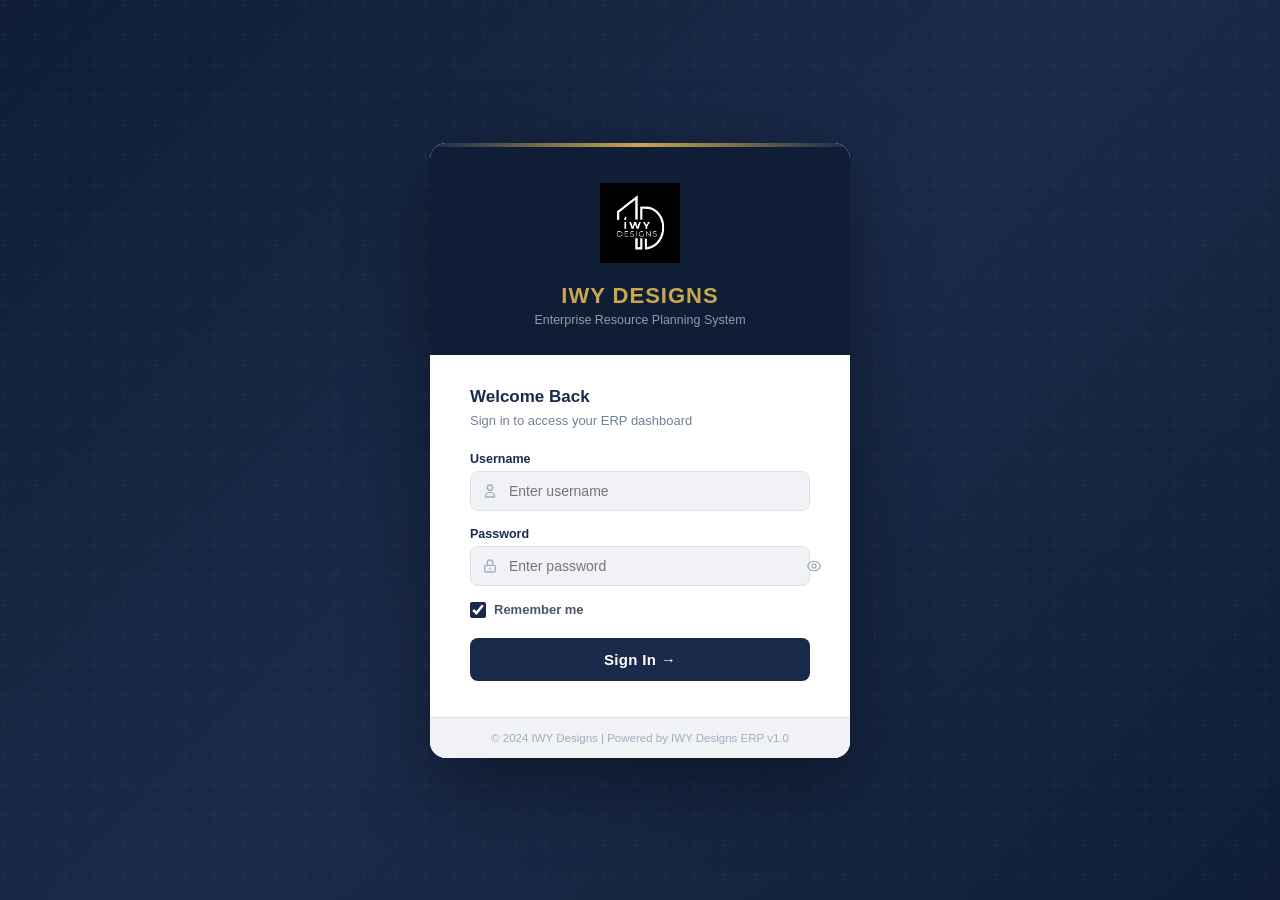
<file: index.html>
<!DOCTYPE html>
<html lang="en">
<head>
<meta charset="UTF-8">
<meta http-equiv="refresh" content="0;url=login.html">
<title>IWY Designs ERP</title>
</head>
<body>
<script>window.location.replace('login.html');</script>
</body>
</html>
</file>
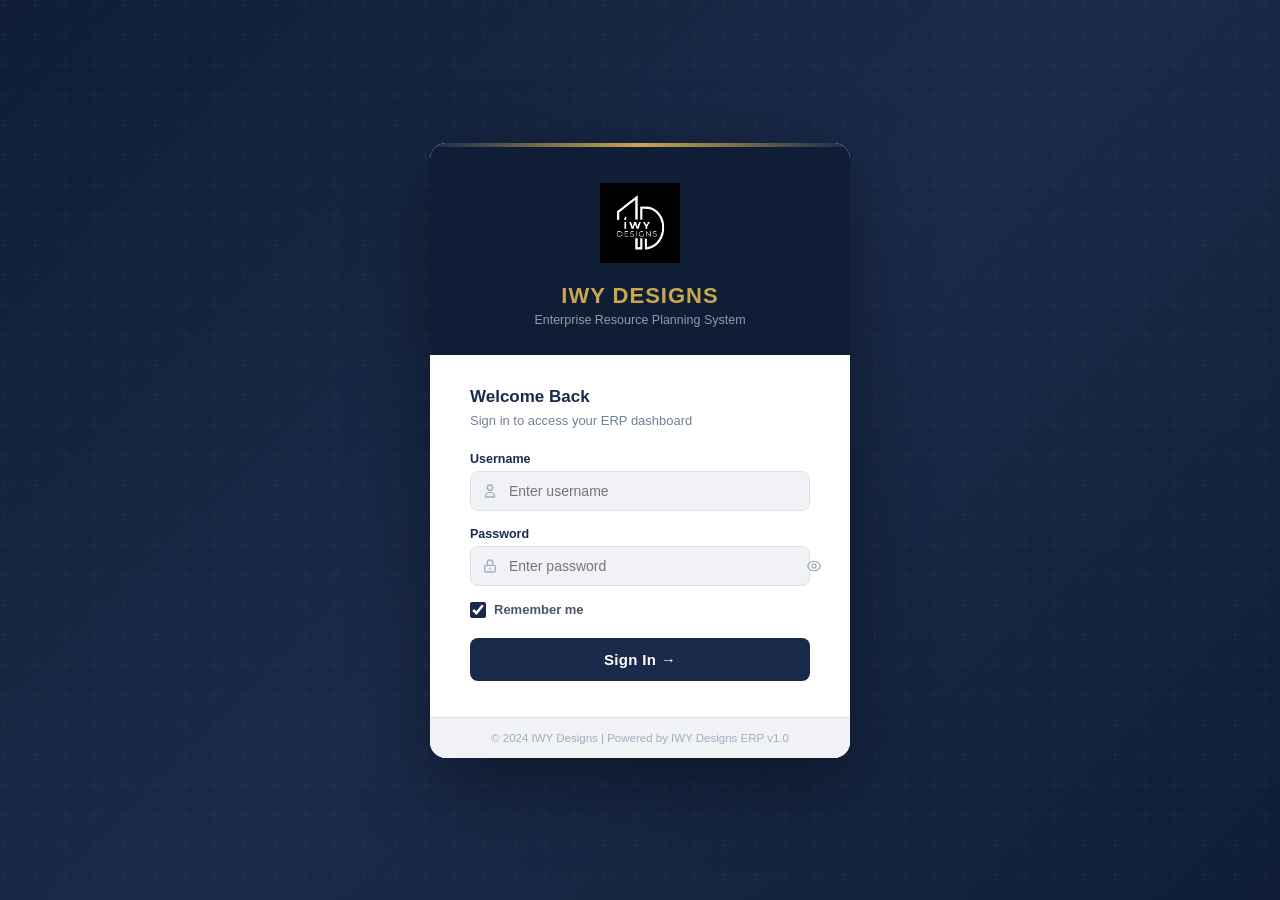
<file: customers.html>
<!DOCTYPE html>
<html lang="en">
<head>
  <meta charset="UTF-8">
  <meta name="viewport" content="width=device-width, initial-scale=1.0">
  <title>Customers - IWY Designs ERP</title>
  <link rel="stylesheet" href="css/style.css">
</head>
<body>
<div class="app-layout">
  <div id="nav-container"></div>
  <div class="main-content">
    <div id="topbar-container"></div>
    <div class="page-content">

      <div class="page-header">
        <div>
          <h1>Customer Management</h1>
          <p>Manage your client database</p>
        </div>
        <div class="page-actions">
          <button class="btn btn-outline" onclick="exportCustomers()">
            <svg fill="none" viewBox="0 0 24 24" stroke="currentColor"><path stroke-linecap="round" stroke-linejoin="round" stroke-width="2" d="M4 16v1a3 3 0 003 3h10a3 3 0 003-3v-1m-4-4l-4 4m0 0l-4-4m4 4V4"/></svg>
            Export CSV
          </button>
          <button class="btn btn-gold" onclick="openAddCustomer()">
            <svg fill="none" viewBox="0 0 24 24" stroke="currentColor"><path stroke-linecap="round" stroke-linejoin="round" stroke-width="2" d="M12 4v16m8-8H4"/></svg>
            Add Customer
          </button>
        </div>
      </div>

      <!-- SEARCH BAR -->
      <div class="filter-bar">
        <div class="topbar-search" style="flex:1;max-width:400px;">
          <svg fill="none" viewBox="0 0 24 24" stroke="currentColor"><path stroke-linecap="round" stroke-linejoin="round" stroke-width="2" d="M21 21l-6-6m2-5a7 7 0 11-14 0 7 7 0 0114 0z"/></svg>
          <input type="text" id="search-input" placeholder="Search customers by name, company, phone..." oninput="filterCustomers(this.value)">
        </div>
        <select id="city-filter" onchange="filterCustomers(document.getElementById('search-input').value)" style="width:160px;">
          <option value="">All Cities</option>
        </select>
        <span id="result-count" style="font-size:12px;color:var(--text-light);white-space:nowrap;"></span>
      </div>

      <!-- CUSTOMERS TABLE -->
      <div class="card">
        <div class="table-container">
          <table>
            <thead>
              <tr>
                <th>#</th>
                <th>Customer Name</th>
                <th>Company</th>
                <th>Phone</th>
                <th>Email</th>
                <th>City</th>
                <th>GST</th>
                <th>Quotations</th>
                <th>Actions</th>
              </tr>
            </thead>
            <tbody id="customers-tbody">
              <tr><td colspan="9"><div class="loading-overlay"><div class="spinner"></div></div></td></tr>
            </tbody>
          </table>
        </div>
        <div style="padding:12px 16px;border-top:1px solid var(--border);">
          <div id="pagination" class="pagination"></div>
        </div>
      </div>

    </div>
  </div>
</div>

<!-- ADD/EDIT CUSTOMER MODAL -->
<div class="modal-overlay" id="customer-modal">
  <div class="modal modal-lg">
    <div class="modal-header">
      <h2 id="customer-modal-title">Add Customer</h2>
      <button class="modal-close" onclick="UTILS.closeModal('customer-modal')">
        <svg width="16" height="16" fill="none" viewBox="0 0 24 24" stroke="currentColor"><path stroke-linecap="round" stroke-linejoin="round" stroke-width="2" d="M6 18L18 6M6 6l12 12"/></svg>
      </button>
    </div>
    <div class="modal-body">
      <input type="hidden" id="customer-id">
      <div class="form-grid">
        <div class="form-group">
          <label>Customer Name <span class="req">*</span></label>
          <input type="text" id="c-name" placeholder="Full name">
        </div>
        <div class="form-group">
          <label>Company Name</label>
          <input type="text" id="c-company" placeholder="Company / Firm name">
        </div>
        <div class="form-group">
          <label>Phone <span class="req">*</span></label>
          <input type="tel" id="c-phone" placeholder="+91-XXXXXXXXXX">
        </div>
        <div class="form-group">
          <label>Email</label>
          <input type="email" id="c-email" placeholder="email@example.com">
        </div>
        <div class="form-group">
          <label>GST Number</label>
          <input type="text" id="c-gst" placeholder="GSTIN" style="text-transform:uppercase;">
        </div>
        <div class="form-group">
          <label>City</label>
          <input type="text" id="c-city" placeholder="City">
        </div>
        <div class="form-group">
          <label>State</label>
          <input type="text" id="c-state" placeholder="State">
        </div>
        <div class="form-group">
          <label>Pincode</label>
          <input type="text" id="c-pincode" placeholder="Pincode">
        </div>
        <div class="form-group full-width">
          <label>Address</label>
          <textarea id="c-address" placeholder="Full address" rows="2"></textarea>
        </div>
        <div class="form-group full-width">
          <label>Notes</label>
          <textarea id="c-notes" placeholder="Internal notes about this customer" rows="2"></textarea>
        </div>
      </div>
    </div>
    <div class="modal-footer">
      <button class="btn btn-outline" onclick="UTILS.closeModal('customer-modal')">Cancel</button>
      <button class="btn btn-gold" onclick="saveCustomer()">Save Customer</button>
    </div>
  </div>
</div>

<!-- VIEW CUSTOMER MODAL -->
<div class="modal-overlay" id="view-customer-modal">
  <div class="modal modal-lg">
    <div class="modal-header">
      <h2 id="view-customer-name">Customer Details</h2>
      <button class="modal-close" onclick="UTILS.closeModal('view-customer-modal')">
        <svg width="16" height="16" fill="none" viewBox="0 0 24 24" stroke="currentColor"><path stroke-linecap="round" stroke-linejoin="round" stroke-width="2" d="M6 18L18 6M6 6l12 12"/></svg>
      </button>
    </div>
    <div class="modal-body" id="view-customer-body"></div>
    <div class="modal-footer">
      <button class="btn btn-outline" onclick="UTILS.closeModal('view-customer-modal')">Close</button>
      <button class="btn btn-gold" id="view-edit-btn">Edit Customer</button>
    </div>
  </div>
</div>

<div id="toast-container"></div>

<div class="modal-overlay" id="confirm-modal">
  <div class="modal modal-sm">
    <div class="modal-header"><h2 id="confirm-title">Confirm</h2><button class="modal-close" onclick="UTILS.closeModal('confirm-modal')"><svg width="16" height="16" fill="none" viewBox="0 0 24 24" stroke="currentColor"><path stroke-linecap="round" stroke-linejoin="round" stroke-width="2" d="M6 18L18 6M6 6l12 12"/></svg></button></div>
    <div class="modal-body"><p id="confirm-msg" style="color:#4a5568;font-size:14px;"></p></div>
    <div class="modal-footer"><button class="btn btn-outline" id="confirm-no">Cancel</button><button class="btn btn-danger" id="confirm-yes">Confirm</button></div>
  </div>
</div>

<script src="js/logos.js"></script>
<script src="js/store.js"></script>
<script src="js/auth.js"></script>
<script src="js/utils.js"></script>
<script src="js/nav.js"></script>

<script>
  AUTH.requireAuth();
  document.getElementById('nav-container').innerHTML = buildNav('customers');
  document.getElementById('topbar-container').innerHTML = buildTopBar('Customers', 'Client database');

  let allCustomers = [];
  let filteredCustomers = [];
  let currentPage = 1;
  const PER_PAGE = 15;

  function loadCustomers() {
    allCustomers = STORE.getCustomers().sort((a, b) => new Date(b.createdAt) - new Date(a.createdAt));
    updateCityFilter();
    filterCustomers(document.getElementById('search-input').value);
  }

  function updateCityFilter() {
    const cities = [...new Set(allCustomers.map(c => c.city).filter(Boolean))].sort();
    const sel = document.getElementById('city-filter');
    const current = sel.value;
    sel.innerHTML = '<option value="">All Cities</option>' + cities.map(c => `<option value="${c}" ${c === current ? 'selected' : ''}>${c}</option>`).join('');
  }

  function filterCustomers(query) {
    const city = document.getElementById('city-filter').value;
    const q = (query || '').toLowerCase();
    filteredCustomers = allCustomers.filter(c => {
      const matchCity = !city || c.city === city;
      const matchQ = !q ||
        (c.name || '').toLowerCase().includes(q) ||
        (c.company || '').toLowerCase().includes(q) ||
        (c.phone || '').includes(q) ||
        (c.email || '').toLowerCase().includes(q) ||
        (c.city || '').toLowerCase().includes(q) ||
        (c.gst || '').toLowerCase().includes(q);
      return matchCity && matchQ;
    });
    currentPage = 1;
    renderTable();
  }

  function renderTable() {
    document.getElementById('result-count').textContent = `${filteredCustomers.length} customer${filteredCustomers.length !== 1 ? 's' : ''}`;
    const start = (currentPage - 1) * PER_PAGE;
    const page = filteredCustomers.slice(start, start + PER_PAGE);
    const tbody = document.getElementById('customers-tbody');
    const quotations = STORE.getQuotations();

    if (page.length === 0) {
      tbody.innerHTML = `<tr><td colspan="9"><div class="empty-state">
        <svg fill="none" viewBox="0 0 24 24" stroke="currentColor"><path stroke-linecap="round" stroke-linejoin="round" stroke-width="1" d="M17 20h5v-2a3 3 0 00-5.356-1.857M17 20H7m10 0v-2c0-.656-.126-1.283-.356-1.857M7 20H2v-2a3 3 0 015.356-1.857M7 20v-2c0-.656.126-1.283.356-1.857m0 0a5.002 5.002 0 019.288 0M15 7a3 3 0 11-6 0 3 3 0 016 0z"/></svg>
        <p>No customers found</p><span>Add your first customer to get started</span>
      </div></td></tr>`;
    } else {
      tbody.innerHTML = page.map((c, idx) => {
        const qCount = quotations.filter(q => q.customerId === c.id).length;
        return `<tr>
          <td style="color:var(--text-light);">${start + idx + 1}</td>
          <td><div style="font-weight:600;">${UTILS.esc(c.name || '-')}</div></td>
          <td>${UTILS.esc(c.company || '-')}</td>
          <td><a href="tel:${UTILS.esc(c.phone)}" style="color:var(--navy);">${UTILS.esc(c.phone || '-')}</a></td>
          <td><a href="mailto:${UTILS.esc(c.email)}" style="color:var(--navy);">${UTILS.esc(c.email || '-')}</a></td>
          <td>${UTILS.esc(c.city || '-')}</td>
          <td><span style="font-size:11px;font-family:monospace;">${UTILS.esc(c.gst || '-')}</span></td>
          <td><span class="badge badge-navy">${qCount}</span></td>
          <td>
            <div style="display:flex;gap:4px;">
              <button class="btn btn-outline btn-xs" onclick="viewCustomer('${c.id}')" title="View">
                <svg width="12" height="12" fill="none" viewBox="0 0 24 24" stroke="currentColor"><path stroke-linecap="round" stroke-linejoin="round" stroke-width="2" d="M15 12a3 3 0 11-6 0 3 3 0 016 0z"/><path stroke-linecap="round" stroke-linejoin="round" stroke-width="2" d="M2.458 12C3.732 7.943 7.523 5 12 5c4.478 0 8.268 2.943 9.542 7-1.274 4.057-5.064 7-9.542 7-4.477 0-8.268-2.943-9.542-7z"/></svg>
              </button>
              <button class="btn btn-outline btn-xs" onclick="editCustomer('${c.id}')" title="Edit">
                <svg width="12" height="12" fill="none" viewBox="0 0 24 24" stroke="currentColor"><path stroke-linecap="round" stroke-linejoin="round" stroke-width="2" d="M11 5H6a2 2 0 00-2 2v11a2 2 0 002 2h11a2 2 0 002-2v-5m-1.414-9.414a2 2 0 112.828 2.828L11.828 15H9v-2.828l8.586-8.586z"/></svg>
              </button>
              <button class="btn btn-outline btn-xs" onclick="newQuotationForCustomer('${c.id}')" title="New Quotation" style="color:var(--gold-dark);border-color:var(--gold);">
                <svg width="12" height="12" fill="none" viewBox="0 0 24 24" stroke="currentColor"><path stroke-linecap="round" stroke-linejoin="round" stroke-width="2" d="M9 12h6m-6 4h6m2 5H7a2 2 0 01-2-2V5a2 2 0 012-2h5.586a1 1 0 01.707.293l5.414 5.414a1 1 0 01.293.707V19a2 2 0 01-2 2z"/></svg>
              </button>
              <button class="btn btn-outline btn-xs" onclick="deleteCustomer('${c.id}')" title="Delete" style="color:var(--danger);border-color:rgba(197,48,48,0.3);">
                <svg width="12" height="12" fill="none" viewBox="0 0 24 24" stroke="currentColor"><path stroke-linecap="round" stroke-linejoin="round" stroke-width="2" d="M19 7l-.867 12.142A2 2 0 0116.138 21H7.862a2 2 0 01-1.995-1.858L5 7m5 4v6m4-6v6m1-10V4a1 1 0 00-1-1h-4a1 1 0 00-1 1v3M4 7h16"/></svg>
              </button>
            </div>
          </td>
        </tr>`;
      }).join('');
    }

    renderPagination();
  }

  function renderPagination() {
    const total = Math.ceil(filteredCustomers.length / PER_PAGE);
    const p = document.getElementById('pagination');
    if (total <= 1) { p.innerHTML = ''; return; }
    let html = `<button onclick="goPage(${currentPage - 1})" ${currentPage === 1 ? 'disabled' : ''}>‹ Prev</button>`;
    for (let i = 1; i <= total; i++) {
      if (i === 1 || i === total || Math.abs(i - currentPage) <= 2) {
        html += `<button class="${i === currentPage ? 'active' : ''}" onclick="goPage(${i})">${i}</button>`;
      } else if (Math.abs(i - currentPage) === 3) {
        html += '<button disabled>...</button>';
      }
    }
    html += `<button onclick="goPage(${currentPage + 1})" ${currentPage === total ? 'disabled' : ''}>Next ›</button>`;
    p.innerHTML = html;
  }

  function goPage(p) {
    const total = Math.ceil(filteredCustomers.length / PER_PAGE);
    if (p < 1 || p > total) return;
    currentPage = p;
    renderTable();
  }

  function openAddCustomer() {
    clearCustomerForm();
    document.getElementById('customer-modal-title').textContent = 'Add Customer';
    document.getElementById('customer-id').value = '';
    UTILS.openModal('customer-modal');
  }

  function editCustomer(id) {
    const c = STORE.getCustomer(id);
    if (!c) return;
    document.getElementById('customer-modal-title').textContent = 'Edit Customer';
    document.getElementById('customer-id').value = c.id;
    document.getElementById('c-name').value = c.name || '';
    document.getElementById('c-company').value = c.company || '';
    document.getElementById('c-phone').value = c.phone || '';
    document.getElementById('c-email').value = c.email || '';
    document.getElementById('c-gst').value = c.gst || '';
    document.getElementById('c-city').value = c.city || '';
    document.getElementById('c-state').value = c.state || '';
    document.getElementById('c-pincode').value = c.pincode || '';
    document.getElementById('c-address').value = c.address || '';
    document.getElementById('c-notes').value = c.notes || '';
    UTILS.closeModal('view-customer-modal');
    UTILS.openModal('customer-modal');
  }

  function clearCustomerForm() {
    ['c-name','c-company','c-phone','c-email','c-gst','c-city','c-state','c-pincode','c-address','c-notes'].forEach(id => {
      document.getElementById(id).value = '';
    });
  }

  function saveCustomer() {
    const name = document.getElementById('c-name').value.trim();
    const phone = document.getElementById('c-phone').value.trim();
    if (!name) { UTILS.toast('Customer name is required', 'error'); return; }
    if (!phone) { UTILS.toast('Phone number is required', 'error'); return; }

    const data = {
      id: document.getElementById('customer-id').value || undefined,
      name, phone,
      company: document.getElementById('c-company').value.trim(),
      email: document.getElementById('c-email').value.trim(),
      gst: document.getElementById('c-gst').value.trim().toUpperCase(),
      city: document.getElementById('c-city').value.trim(),
      state: document.getElementById('c-state').value.trim(),
      pincode: document.getElementById('c-pincode').value.trim(),
      address: document.getElementById('c-address').value.trim(),
      notes: document.getElementById('c-notes').value.trim()
    };

    STORE.saveCustomer(data);
    UTILS.closeModal('customer-modal');
    UTILS.toast(data.id ? 'Customer updated successfully' : 'Customer added successfully', 'success');
    loadCustomers();
  }

  function viewCustomer(id) {
    const c = STORE.getCustomer(id);
    if (!c) return;
    const quotations = STORE.getQuotations().filter(q => q.customerId === id);
    document.getElementById('view-customer-name').textContent = c.name;
    document.getElementById('view-customer-body').innerHTML = `
      <div class="form-grid" style="margin-bottom:20px;">
        <div><label>Company</label><p style="margin-top:4px;">${UTILS.esc(c.company || '-')}</p></div>
        <div><label>Phone</label><p style="margin-top:4px;">${UTILS.esc(c.phone || '-')}</p></div>
        <div><label>Email</label><p style="margin-top:4px;">${UTILS.esc(c.email || '-')}</p></div>
        <div><label>GST</label><p style="margin-top:4px;font-family:monospace;">${UTILS.esc(c.gst || '-')}</p></div>
        <div><label>City</label><p style="margin-top:4px;">${UTILS.esc(c.city || '-')}</p></div>
        <div><label>State</label><p style="margin-top:4px;">${UTILS.esc(c.state || '-')}</p></div>
        <div class="full-width"><label>Address</label><p style="margin-top:4px;">${UTILS.esc(c.address || '-')}</p></div>
        ${c.notes ? `<div class="full-width"><label>Notes</label><p style="margin-top:4px;color:var(--text-mid);">${UTILS.esc(c.notes)}</p></div>` : ''}
      </div>
      <div class="section-label">Quotation History (${quotations.length})</div>
      ${quotations.length === 0 ? '<p style="color:var(--text-light);font-size:13px;">No quotations for this customer</p>' :
        `<table style="width:100%;"><thead><tr style="background:var(--navy);color:white;"><th style="padding:8px;">Quot #</th><th style="padding:8px;">Project</th><th style="padding:8px;">Amount</th><th style="padding:8px;">Status</th><th style="padding:8px;">Date</th></tr></thead>
        <tbody>${quotations.map(q => `<tr><td style="padding:8px;"><a href="quotations.html?view=${q.id}" style="color:var(--navy);font-weight:600;">${UTILS.esc(q.quotationNumber)}</a></td><td style="padding:8px;">${UTILS.esc(q.projectName)}</td><td style="padding:8px;">₹ ${UTILS.formatNum(q.grandTotal)}</td><td style="padding:8px;">${UTILS.statusBadge(q.status)}</td><td style="padding:8px;">${UTILS.formatDate(q.createdAt)}</td></tr>`).join('')}</tbody></table>`
      }`;
    document.getElementById('view-edit-btn').onclick = () => editCustomer(id);
    UTILS.openModal('view-customer-modal');
  }

  async function deleteCustomer(id) {
    const c = STORE.getCustomer(id);
    const confirmed = await UTILS.confirm(`Delete customer "${c?.name}"? This cannot be undone.`, 'Delete Customer');
    if (!confirmed) return;
    STORE.deleteCustomer(id);
    UTILS.toast('Customer deleted', 'success');
    loadCustomers();
  }

  function newQuotationForCustomer(id) {
    window.location.href = `quotations.html?new=1&customer=${id}`;
  }

  function exportCustomers() {
    const data = filteredCustomers.map(c => ({
      Name: c.name, Company: c.company || '', Phone: c.phone, Email: c.email || '',
      GST: c.gst || '', City: c.city || '', State: c.state || '', Address: c.address || ''
    }));
    UTILS.exportCSV(data, 'IWY-Customers');
    UTILS.toast('Customers exported to CSV', 'success');
  }

  // Check URL params
  if (new URLSearchParams(location.search).get('new') === '1') {
    setTimeout(openAddCustomer, 100);
  }

  loadCustomers();
</script>
</body>
</html>
</file>
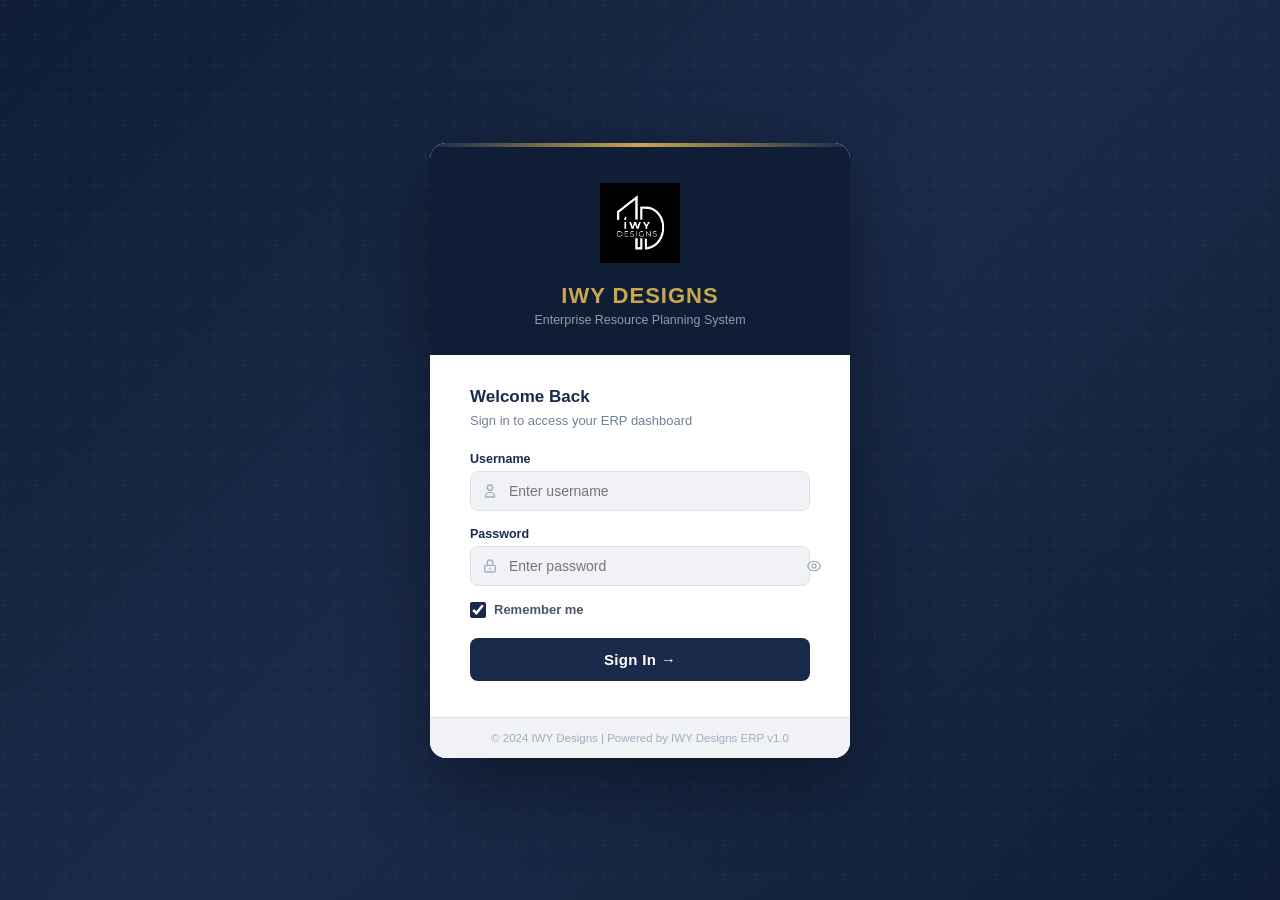
<file: dashboard.html>
<!DOCTYPE html>
<html lang="en">
<head>
  <meta charset="UTF-8">
  <meta name="viewport" content="width=device-width, initial-scale=1.0">
  <title>Dashboard - IWY Designs ERP</title>
  <link rel="stylesheet" href="css/style.css">
</head>
<body>
<div class="app-layout">
  <div id="nav-container"></div>
  <div class="main-content">
    <div id="topbar-container"></div>
    <div class="page-content">

      <!-- STATS GRID -->
      <div class="stats-grid" id="stats-grid">
        <div class="stat-card"><div class="stat-icon navy"><svg fill="none" viewBox="0 0 24 24" stroke="currentColor" width="24" height="24"><path stroke-linecap="round" stroke-linejoin="round" stroke-width="2" d="M17 20h5v-2a3 3 0 00-5.356-1.857M17 20H7m10 0v-2c0-.656-.126-1.283-.356-1.857M7 20H2v-2a3 3 0 015.356-1.857M7 20v-2c0-.656.126-1.283.356-1.857m0 0a5.002 5.002 0 019.288 0M15 7a3 3 0 11-6 0 3 3 0 016 0z"/></svg></div><div class="stat-info"><div class="label">Total Customers</div><div class="value" id="stat-customers">-</div></div></div>
        <div class="stat-card"><div class="stat-icon gold"><svg fill="none" viewBox="0 0 24 24" stroke="currentColor" width="24" height="24"><path stroke-linecap="round" stroke-linejoin="round" stroke-width="2" d="M9 12h6m-6 4h6m2 5H7a2 2 0 01-2-2V5a2 2 0 012-2h5.586a1 1 0 01.707.293l5.414 5.414a1 1 0 01.293.707V19a2 2 0 01-2 2z"/></svg></div><div class="stat-info"><div class="label">Total Quotations</div><div class="value" id="stat-quotations">-</div></div></div>
        <div class="stat-card"><div class="stat-icon blue"><svg fill="none" viewBox="0 0 24 24" stroke="currentColor" width="24" height="24"><path stroke-linecap="round" stroke-linejoin="round" stroke-width="2" d="M17 9V7a2 2 0 00-2-2H5a2 2 0 00-2 2v6a2 2 0 002 2h2m2 4h10a2 2 0 002-2v-6a2 2 0 00-2-2H9a2 2 0 00-2 2v6a2 2 0 002 2zm7-5a2 2 0 11-4 0 2 2 0 014 0z"/></svg></div><div class="stat-info"><div class="label">Total Invoices</div><div class="value" id="stat-invoices">-</div></div></div>
        <div class="stat-card"><div class="stat-icon green"><svg fill="none" viewBox="0 0 24 24" stroke="currentColor" width="24" height="24"><path stroke-linecap="round" stroke-linejoin="round" stroke-width="2" d="M12 8c-1.657 0-3 .895-3 2s1.343 2 3 2 3 .895 3 2-1.343 2-3 2m0-8c1.11 0 2.08.402 2.599 1M12 8V7m0 1v8m0 0v1m0-1c-1.11 0-2.08-.402-2.599-1M21 12a9 9 0 11-18 0 9 9 0 0118 0z"/></svg></div><div class="stat-info"><div class="label">Total Revenue (Paid)</div><div class="value" id="stat-revenue">-</div><div class="sub" id="stat-revenue-sub"></div></div></div>
        <div class="stat-card"><div class="stat-icon red"><svg fill="none" viewBox="0 0 24 24" stroke="currentColor" width="24" height="24"><path stroke-linecap="round" stroke-linejoin="round" stroke-width="2" d="M12 8v4l3 3m6-3a9 9 0 11-18 0 9 9 0 0118 0z"/></svg></div><div class="stat-info"><div class="label">Pending Quotations</div><div class="value" id="stat-pending">-</div></div></div>
        <div class="stat-card"><div class="stat-icon gold"><svg fill="none" viewBox="0 0 24 24" stroke="currentColor" width="24" height="24"><path stroke-linecap="round" stroke-linejoin="round" stroke-width="2" d="M13 7h8m0 0v8m0-8l-8 8-4-4-6 6"/></svg></div><div class="stat-info"><div class="label">This Month Revenue</div><div class="value" id="stat-monthly">-</div></div></div>
      </div>

      <!-- QUICK ACTIONS + RECENT -->
      <div style="display:grid;grid-template-columns:1fr 2fr;gap:20px;margin-bottom:24px;" class="dash-grid">

        <!-- Quick Actions -->
        <div class="card">
          <div class="card-header">
            <div class="card-title">Quick Actions</div>
          </div>
          <div class="card-body">
            <div class="quick-actions" style="grid-template-columns:1fr 1fr;">
              <a href="customers.html?new=1" class="quick-action">
                <div class="quick-action-icon"><svg fill="none" viewBox="0 0 24 24" stroke="currentColor"><path stroke-linecap="round" stroke-linejoin="round" stroke-width="2" d="M18 9v3m0 0v3m0-3h3m-3 0h-3m-2-5a4 4 0 11-8 0 4 4 0 018 0zM3 20a6 6 0 0112 0v1H3v-1z"/></svg></div>
                <p>Add Customer</p>
              </a>
              <a href="quotations.html?new=1" class="quick-action">
                <div class="quick-action-icon" style="background:rgba(201,168,76,0.12);color:#a8872e;"><svg fill="none" viewBox="0 0 24 24" stroke="currentColor"><path stroke-linecap="round" stroke-linejoin="round" stroke-width="2" d="M12 4v16m8-8H4"/></svg></div>
                <p>New Quotation</p>
              </a>
              <a href="invoices.html?new=1" class="quick-action">
                <div class="quick-action-icon" style="background:rgba(43,108,176,0.1);color:#2b6cb0;"><svg fill="none" viewBox="0 0 24 24" stroke="currentColor"><path stroke-linecap="round" stroke-linejoin="round" stroke-width="2" d="M9 5H7a2 2 0 00-2 2v12a2 2 0 002 2h10a2 2 0 002-2V7a2 2 0 00-2-2h-2M9 5a2 2 0 002 2h2a2 2 0 002-2M9 5a2 2 0 012-2h2a2 2 0 012 2"/></svg></div>
                <p>New Invoice</p>
              </a>
              <a href="reports.html" class="quick-action">
                <div class="quick-action-icon" style="background:rgba(45,122,79,0.1);color:#2d7a4f;"><svg fill="none" viewBox="0 0 24 24" stroke="currentColor"><path stroke-linecap="round" stroke-linejoin="round" stroke-width="2" d="M9 17v-2m3 2v-4m3 4v-6m2 10H7a2 2 0 01-2-2V5a2 2 0 012-2h5.586a1 1 0 01.707.293l5.414 5.414a1 1 0 01.293.707V19a2 2 0 01-2 2z"/></svg></div>
                <p>View Reports</p>
              </a>
            </div>
          </div>
        </div>

        <!-- Recent Quotations -->
        <div class="card">
          <div class="card-header">
            <div class="card-title">Recent Quotations</div>
            <a href="quotations.html" class="btn btn-outline btn-sm">View All</a>
          </div>
          <div class="table-container">
            <table>
              <thead><tr><th>Quotation #</th><th>Customer</th><th>Project</th><th>Amount</th><th>Status</th><th>Date</th></tr></thead>
              <tbody id="recent-quotations">
                <tr><td colspan="6" class="text-center" style="padding:20px;color:#a0aec0;">Loading...</td></tr>
              </tbody>
            </table>
          </div>
        </div>
      </div>

      <!-- Recent Invoices -->
      <div class="card">
        <div class="card-header">
          <div class="card-title">Recent Invoices</div>
          <a href="invoices.html" class="btn btn-outline btn-sm">View All</a>
        </div>
        <div class="table-container">
          <table>
            <thead><tr><th>Invoice #</th><th>Customer</th><th>Project</th><th>Amount</th><th>Status</th><th>Date</th></tr></thead>
            <tbody id="recent-invoices">
              <tr><td colspan="6" class="text-center" style="padding:20px;color:#a0aec0;">Loading...</td></tr>
            </tbody>
          </table>
        </div>
      </div>

    </div>
  </div>
</div>

<div id="toast-container"></div>

<script src="js/logos.js"></script>
<script src="js/store.js"></script>
<script src="js/auth.js"></script>
<script src="js/utils.js"></script>
<script src="js/nav.js"></script>

<script>
  AUTH.requireAuth();
  document.getElementById('nav-container').innerHTML = buildNav('dashboard');
  document.getElementById('topbar-container').innerHTML = buildTopBar('Dashboard', 'Overview of your business');

  function loadDashboard() {
    const data = STORE.getDashboard();
    const s = STORE.getSettings();
    const sym = s.currency || '₹';

    document.getElementById('stat-customers').textContent = data.totalCustomers;
    document.getElementById('stat-quotations').textContent = data.totalQuotations;
    document.getElementById('stat-invoices').textContent = data.totalInvoices;
    document.getElementById('stat-revenue').textContent = sym + ' ' + UTILS.formatNum(data.totalRevenue);
    document.getElementById('stat-revenue-sub').textContent = 'Pending: ' + sym + ' ' + UTILS.formatNum(data.pendingRevenue);
    document.getElementById('stat-pending').textContent = data.pendingQuotations;
    document.getElementById('stat-monthly').textContent = sym + ' ' + UTILS.formatNum(data.monthlyRevenue);

    // Recent Quotations
    const qBody = document.getElementById('recent-quotations');
    if (data.recentQuotations.length === 0) {
      qBody.innerHTML = '<tr><td colspan="6"><div class="empty-state" style="padding:24px"><p>No quotations yet</p><span>Create your first quotation to get started</span></div></td></tr>';
    } else {
      qBody.innerHTML = data.recentQuotations.map(q => `
        <tr>
          <td><a href="quotations.html?view=${q.id}" style="color:var(--navy);font-weight:600;">${UTILS.esc(q.quotationNumber || '-')}</a></td>
          <td>${UTILS.esc(q.customerName || '-')}</td>
          <td>${UTILS.esc(q.projectName || '-')}</td>
          <td style="font-weight:600;">${sym} ${UTILS.formatNum(q.grandTotal)}</td>
          <td>${UTILS.statusBadge(q.status)}</td>
          <td>${UTILS.formatDate(q.createdAt)}</td>
        </tr>`).join('');
    }

    // Recent Invoices
    const iBody = document.getElementById('recent-invoices');
    if (data.recentInvoices.length === 0) {
      iBody.innerHTML = '<tr><td colspan="6"><div class="empty-state" style="padding:24px"><p>No invoices yet</p><span>Convert a quotation to invoice to get started</span></div></td></tr>';
    } else {
      iBody.innerHTML = data.recentInvoices.map(inv => `
        <tr>
          <td><a href="invoices.html?view=${inv.id}" style="color:var(--navy);font-weight:600;">${UTILS.esc(inv.invoiceNumber || '-')}</a></td>
          <td>${UTILS.esc(inv.customerName || '-')}</td>
          <td>${UTILS.esc(inv.projectName || '-')}</td>
          <td style="font-weight:600;">${sym} ${UTILS.formatNum(inv.grandTotal)}</td>
          <td>${UTILS.statusBadge(inv.status)}</td>
          <td>${UTILS.formatDate(inv.createdAt)}</td>
        </tr>`).join('');
    }
  }

  loadDashboard();

  // Responsive grid
  if (window.innerWidth < 768) {
    document.querySelector('.dash-grid').style.gridTemplateColumns = '1fr';
  }
</script>
</body>
</html>
</file>
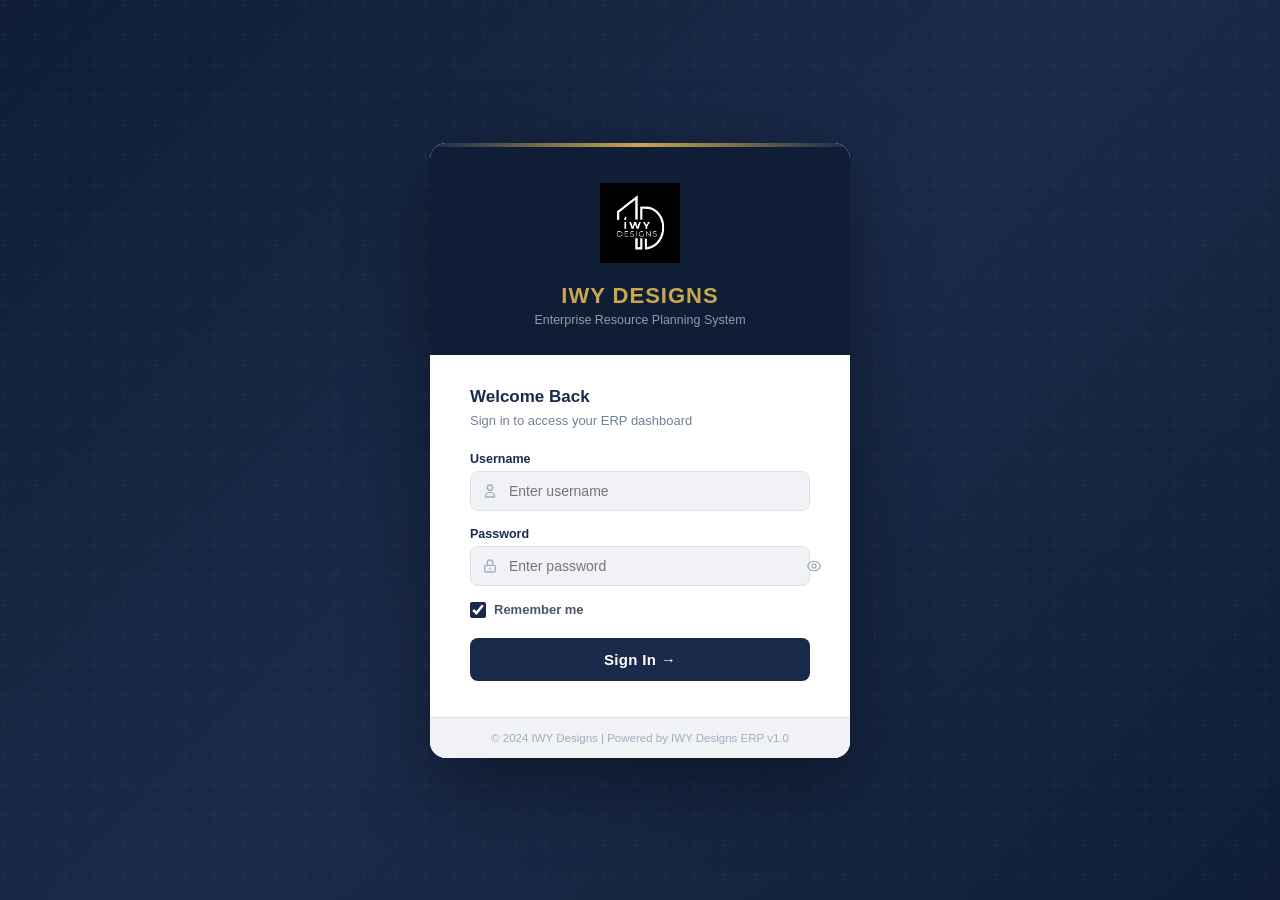
<file: invoices.html>
<!DOCTYPE html>
<html lang="en">
<head>
  <meta charset="UTF-8">
  <meta name="viewport" content="width=device-width, initial-scale=1.0">
  <title>Invoices - IWY Designs ERP</title>
  <link rel="stylesheet" href="css/style.css">
  <link rel="stylesheet" href="css/print.css">
  <style>
    .inv-form-layout { display:grid; grid-template-columns:1fr 1fr; gap:16px; }
    @media(max-width:768px){ .inv-form-layout{ grid-template-columns:1fr; } }

    /* Customer typeahead — identical to quotations */
    .customer-wrap { position:relative; }
    .customer-input-row { display:flex; gap:8px; }
    .customer-suggestions { position:absolute; top:100%; left:0; right:0; background:var(--white); border:1px solid var(--border); border-top:none; border-radius:0 0 8px 8px; max-height:220px; overflow-y:auto; z-index:200; box-shadow:0 4px 16px rgba(0,0,0,.12); }
    .customer-suggestion { padding:10px 14px; cursor:pointer; font-size:13px; border-bottom:1px solid var(--border); }
    .customer-suggestion:hover { background:var(--light-blue); }
    .customer-suggestion .cs-name { font-weight:600; color:var(--navy); }
    .customer-suggestion .cs-sub { font-size:11px; color:var(--text-light); margin-top:1px; }
    .customer-suggestion.new-entry { color:var(--gold-dark); font-style:italic; }

    /* Terms toolbar */
    .terms-toolbar { display:flex; gap:6px; flex-wrap:wrap; margin-bottom:8px; padding-bottom:8px; border-bottom:1px solid var(--border); }
    .terms-preset { padding:4px 10px; font-size:11px; font-weight:600; background:var(--light-gray); border:1px solid var(--border); border-radius:4px; cursor:pointer; transition:all .15s; }
    .terms-preset:hover { background:var(--navy); color:#fff; border-color:var(--navy); }
    .terms-append-btn { padding:4px 10px; font-size:11px; font-weight:600; background:transparent; border:1px dashed var(--border); border-radius:4px; cursor:pointer; color:var(--gold-dark); }
    .terms-append-btn:hover { border-color:var(--gold); background:var(--light-gold); }

    /* Status quick buttons in list */
    .status-actions { display:flex; gap:4px; flex-wrap:wrap; margin-top:4px; }
    .status-btn { padding:2px 8px; font-size:11px; font-weight:600; border:1.5px solid; border-radius:20px; cursor:pointer; background:transparent; transition:all .15s; white-space:nowrap; }
    .status-btn.paid   { border-color:#15803d; color:#15803d; }
    .status-btn.paid:hover { background:#15803d; color:#fff; }
    .status-btn.partial{ border-color:#b45309; color:#b45309; }
    .status-btn.partial:hover{ background:#b45309; color:#fff; }
    .status-btn.cancelled{ border-color:#dc2626; color:#dc2626; }
    .status-btn.cancelled:hover{ background:#dc2626; color:#fff; }
    .status-btn.unpaid { border-color:#64748b; color:#64748b; }
    .status-btn.unpaid:hover{ background:#64748b; color:#fff; }
  </style>
</head>
<body>
<div class="app-layout">
  <div id="nav-container"></div>
  <div class="main-content">
    <div id="topbar-container"></div>
    <div class="page-content">

      <!-- LIST VIEW -->
      <div id="list-view">
        <div class="page-header">
          <div><h1>Invoices</h1><p>Manage project invoices</p></div>
          <div class="page-actions">
            <button class="btn btn-outline" onclick="exportInvoices()">
              <svg fill="none" viewBox="0 0 24 24" stroke="currentColor"><path stroke-linecap="round" stroke-linejoin="round" stroke-width="2" d="M4 16v1a3 3 0 003 3h10a3 3 0 003-3v-1m-4-4l-4 4m0 0l-4-4m4 4V4"/></svg>
              Export CSV
            </button>
            <button class="btn btn-outline" onclick="openSelectQuotation()">
              <svg fill="none" viewBox="0 0 24 24" stroke="currentColor"><path stroke-linecap="round" stroke-linejoin="round" stroke-width="2" d="M8 7h12m0 0l-4-4m4 4l-4 4m0 6H4m0 0l4 4m-4-4l4-4"/></svg>
              From Quotation
            </button>
            <button class="btn btn-gold" onclick="showForm('new')">
              <svg fill="none" viewBox="0 0 24 24" stroke="currentColor"><path stroke-linecap="round" stroke-linejoin="round" stroke-width="2" d="M12 4v16m8-8H4"/></svg>
              New Invoice
            </button>
          </div>
        </div>

        <div class="filter-bar">
          <div class="topbar-search" style="flex:1;max-width:380px;">
            <svg fill="none" viewBox="0 0 24 24" stroke="currentColor"><path stroke-linecap="round" stroke-linejoin="round" stroke-width="2" d="M21 21l-6-6m2-5a7 7 0 11-14 0 7 7 0 0114 0z"/></svg>
            <input type="text" id="search-input" placeholder="Search by number, customer, project..." oninput="filterList()">
          </div>
          <select id="status-filter" onchange="filterList()" style="width:140px;">
            <option value="">All Status</option>
            <option>Unpaid</option><option>Paid</option><option>Partial</option><option>Cancelled</option>
          </select>
          <span id="result-count" style="font-size:12px;color:var(--text-light);white-space:nowrap;"></span>
        </div>

        <div class="card">
          <div class="table-container">
            <table>
              <thead>
                <tr><th>Invoice #</th><th>Quot Ref</th><th>Customer</th><th>Project</th><th>Date</th><th>Amount</th><th>Status & Actions</th><th>Actions</th></tr>
              </thead>
              <tbody id="list-tbody"></tbody>
            </table>
          </div>
          <div style="padding:12px 16px;border-top:1px solid var(--border);">
            <div id="pagination" class="pagination"></div>
          </div>
        </div>
      </div>

      <!-- FORM VIEW -->
      <div id="form-view" style="display:none;">
        <div class="page-header">
          <div>
            <h1 id="form-title">New Invoice</h1>
            <p id="form-subtitle">Create a new project invoice</p>
          </div>
          <div class="page-actions">
            <button class="btn btn-outline" onclick="showList()">← Back to List</button>
            <button class="btn btn-primary" onclick="previewInvoice()">
              <svg fill="none" viewBox="0 0 24 24" stroke="currentColor"><path stroke-linecap="round" stroke-linejoin="round" stroke-width="2" d="M15 12a3 3 0 11-6 0 3 3 0 016 0z"/><path stroke-linecap="round" stroke-linejoin="round" stroke-width="2" d="M2.458 12C3.732 7.943 7.523 5 12 5c4.478 0 8.268 2.943 9.542 7-1.274 4.057-5.064 7-9.542 7-4.477 0-8.268-2.943-9.542-7z"/></svg>
              Preview PDF
            </button>
            <button class="btn btn-gold" onclick="saveInvoice()">
              <svg fill="none" viewBox="0 0 24 24" stroke="currentColor"><path stroke-linecap="round" stroke-linejoin="round" stroke-width="2" d="M5 13l4 4L19 7"/></svg>
              Save Invoice
            </button>
          </div>
        </div>

        <div class="card" style="margin-bottom:20px;">
          <div class="card-header">
            <div class="card-title">Invoice Details</div>
            <div id="inv-number-badge" style="font-size:13px;font-weight:600;color:var(--gold-dark);"></div>
          </div>
          <div class="card-body">
            <input type="hidden" id="i-id">
            <input type="hidden" id="i-quot-id">
            <div class="inv-form-layout">

              <!-- Customer typeahead -->
              <div class="form-group">
                <label>Customer <span class="req">*</span></label>
                <div class="customer-wrap">
                  <div class="customer-input-row">
                    <input type="hidden" id="i-customer-id">
                    <input type="text" id="i-customer-name"
                      placeholder="Type customer name to search or enter new..."
                      autocomplete="off"
                      oninput="onCustomerInput()"
                      onfocus="onCustomerInput()"
                      onblur="hideCustomerSuggestions()"
                      style="flex:1;">
                    <button type="button" class="btn btn-outline btn-sm" onclick="quickAddCustomer()" title="Add new customer" style="padding:0 10px;flex-shrink:0;">+ New</button>
                  </div>
                  <div id="customer-suggestions" class="customer-suggestions" style="display:none;"></div>
                  <div id="customer-info-row" style="font-size:11px;color:var(--text-light);margin-top:4px;display:none;"></div>
                </div>
              </div>

              <div class="form-group">
                <label>Project Name <span class="req">*</span></label>
                <input type="text" id="i-project" placeholder="Project name">
              </div>
              <div class="form-group">
                <label>Invoice Date <span class="req">*</span></label>
                <input type="date" id="i-date">
              </div>
              <div class="form-group">
                <label>Payment Status</label>
                <select id="i-status">
                  <option value="Unpaid">Unpaid</option>
                  <option value="Partial">Partial Payment</option>
                  <option value="Paid">Paid</option>
                  <option value="Cancelled">Cancelled</option>
                </select>
              </div>
              <div class="form-group">
                <label>Linked Quotation</label>
                <input type="text" id="i-quot-ref" readonly placeholder="(none — direct invoice)"
                  style="background:var(--off-white);color:var(--text-light);">
              </div>
              <div class="form-group">
                <label>Site / Delivery Address</label>
                <input type="text" id="i-site" placeholder="Site or project address">
              </div>
              <div class="form-group">
                <label>Discount (%)</label>
                <input type="number" id="i-discount" value="0" min="0" max="100" step="0.5" oninput="recalcTotals()">
              </div>
              <div class="form-group">
                <label>GST (%)</label>
                <input type="number" id="i-gst" value="18" min="0" max="28" step="0.5" oninput="recalcTotals()">
              </div>
              <div class="form-group full-width">
                <label>Remarks / Notes</label>
                <textarea id="i-remarks" rows="2" placeholder="Additional notes for the client..."></textarea>
              </div>
            </div>
          </div>
        </div>

        <!-- ITEMS TABLE -->
        <div class="card" style="margin-bottom:20px;">
          <div class="card-header">
            <div class="card-title">Line Items</div>
            <div style="display:flex;gap:8px;align-items:center;flex-wrap:wrap;">
              <span style="font-size:11px;color:var(--text-light);">Quick units:</span>
              <span class="terms-preset" onclick="setLastUnit('SFT')">SFT</span>
              <span class="terms-preset" onclick="setLastUnit('SQFT')">SQFT</span>
              <span class="terms-preset" onclick="setLastUnit('RFT')">RFT</span>
              <span class="terms-preset" onclick="setLastUnit('MTR')">MTR</span>
              <span class="terms-preset" onclick="setLastUnit('NOS')">NOS</span>
              <span class="terms-preset" onclick="setLastUnit('KG')">KG</span>
              <button class="btn btn-outline btn-sm" onclick="addItemRow()">+ Add Row</button>
            </div>
          </div>
          <div style="overflow-x:auto;">
            <table class="items-table" id="items-table" style="min-width:720px;">
              <thead><tr>
                <th style="width:30px;">#</th>
                <th>Description</th>
                <th style="width:110px;">Measurement</th>
                <th style="width:75px;">Unit</th>
                <th style="width:65px;">Qty</th>
                <th style="width:115px;">Unit Price (₹)</th>
                <th style="width:115px;">Amount (₹)</th>
                <th style="width:45px;"></th>
              </tr></thead>
              <tbody id="items-tbody"></tbody>
            </table>
          </div>
          <div style="padding:12px 16px;border-top:1px solid var(--border);">
            <button class="btn btn-outline btn-sm" onclick="addItemRow()">+ Add Row</button>
          </div>
        </div>

        <!-- TERMS + TOTALS -->
        <div style="display:grid;grid-template-columns:1fr auto;gap:20px;align-items:start;">
          <div>
            <div class="card">
              <div class="card-header">
                <div class="card-title">Terms & Conditions</div>
                <button class="btn btn-outline btn-sm" onclick="resetTerms()">↺ Reset to Default</button>
              </div>
              <div class="card-body" style="padding-top:12px;">
                <div class="terms-toolbar">
                  <span style="font-size:11px;color:var(--text-light);align-self:center;">Append:</span>
                  <button class="terms-append-btn" onclick="appendTerm('50% advance payment required before commencement of work.')">50% Advance</button>
                  <button class="terms-append-btn" onclick="appendTerm('40% payment on material delivery to site.')">40% On Delivery</button>
                  <button class="terms-append-btn" onclick="appendTerm('Balance 10% payment on completion of work.')">10% On Completion</button>
                  <button class="terms-append-btn" onclick="appendTerm('All materials supplied by IWY Designs unless specified.')">Materials by IWY</button>
                  <button class="terms-append-btn" onclick="appendTerm('GST as applicable will be charged extra.')">GST Extra</button>
                  <button class="terms-append-btn" onclick="appendTerm('Payment due within 7 days of invoice date.')">7-day Payment</button>
                </div>
                <textarea id="i-terms" rows="7"
                  placeholder="Terms and conditions will be pre-loaded from Settings..."
                  style="width:100%;resize:vertical;"></textarea>
              </div>
            </div>
          </div>
          <div>
            <div class="totals-section" style="min-width:300px;">
              <div class="total-row"><span>Sub Total</span><span class="amount" id="t-subtotal">₹ 0.00</span></div>
              <div class="total-row" id="disc-row" style="display:none;"><span>Discount (<span id="t-disc-pct">0</span>%)</span><span class="amount" id="t-discount" style="color:var(--danger);">- ₹ 0.00</span></div>
              <div class="total-row" id="gst-row"><span>GST (<span id="t-gst-pct">18</span>%)</span><span class="amount" id="t-gst">₹ 0.00</span></div>
              <div class="total-row" id="round-row" style="display:none;"><span>Round Off</span><span class="amount" id="t-round">₹ 0.00</span></div>
              <div class="total-row main"><span>Grand Total</span><span id="t-grand">₹ 0.00</span></div>
            </div>
            <div class="amount-words" id="amount-words-box">Amount in Words: Zero Rupees Only</div>
          </div>
        </div>

        <div style="display:flex;justify-content:flex-end;gap:12px;margin-top:20px;flex-wrap:wrap;">
          <button class="btn btn-outline" onclick="showList()">Cancel</button>
          <button class="btn btn-primary" onclick="previewInvoice()">Preview PDF</button>
          <button class="btn btn-gold" onclick="saveInvoice()">Save Invoice</button>
        </div>
      </div>

    </div>
  </div>
</div>

<!-- SELECT QUOTATION MODAL -->
<div class="modal-overlay" id="select-quot-modal">
  <div class="modal modal-lg">
    <div class="modal-header">
      <h2>Select Quotation to Invoice</h2>
      <button class="modal-close" onclick="UTILS.closeModal('select-quot-modal')"><svg width="16" height="16" fill="none" viewBox="0 0 24 24" stroke="currentColor"><path stroke-linecap="round" stroke-linejoin="round" stroke-width="2" d="M6 18L18 6M6 6l12 12"/></svg></button>
    </div>
    <div class="modal-body">
      <input type="text" id="quot-search" placeholder="Search quotations..." oninput="filterQuots(this.value)" style="width:100%;margin-bottom:16px;">
      <div class="table-container">
        <table>
          <thead><tr><th>Quot #</th><th>Customer</th><th>Project</th><th>Amount</th><th>Status</th><th></th></tr></thead>
          <tbody id="quot-select-tbody"></tbody>
        </table>
      </div>
    </div>
  </div>
</div>

<!-- PDF PREVIEW MODAL -->
<div class="modal-overlay" id="pdf-preview-modal">
  <div class="modal modal-xl">
    <div class="modal-header">
      <h2>Invoice Preview</h2>
      <div style="display:flex;gap:8px;align-items:center;">
        <button class="btn btn-outline btn-sm" onclick="printCurrentDoc()">🖨 Print</button>
        <button class="btn btn-gold btn-sm" onclick="downloadCurrentDoc()">⬇ Download PDF</button>
        <button class="modal-close" onclick="UTILS.closeModal('pdf-preview-modal')"><svg width="16" height="16" fill="none" viewBox="0 0 24 24" stroke="currentColor"><path stroke-linecap="round" stroke-linejoin="round" stroke-width="2" d="M6 18L18 6M6 6l12 12"/></svg></button>
      </div>
    </div>
    <div class="pdf-preview-wrapper">
      <div id="pdf-preview-content" class="pdf-preview-doc"></div>
    </div>
  </div>
</div>

<!-- QUICK ADD CUSTOMER MODAL -->
<div class="modal-overlay" id="quick-customer-modal">
  <div class="modal modal-sm">
    <div class="modal-header">
      <h2>Add New Customer</h2>
      <button class="modal-close" onclick="UTILS.closeModal('quick-customer-modal')"><svg width="16" height="16" fill="none" viewBox="0 0 24 24" stroke="currentColor"><path stroke-linecap="round" stroke-linejoin="round" stroke-width="2" d="M6 18L18 6M6 6l12 12"/></svg></button>
    </div>
    <div class="modal-body">
      <div class="form-group"><label>Name <span class="req">*</span></label><input type="text" id="qc-name" class="form-control" placeholder="Customer full name"></div>
      <div class="form-group"><label>Company</label><input type="text" id="qc-company" class="form-control" placeholder="Company or firm name"></div>
      <div class="form-group"><label>Phone</label><input type="text" id="qc-phone" class="form-control" placeholder="+91-XXXXXXXXXX"></div>
      <div class="form-group"><label>Email</label><input type="text" id="qc-email" class="form-control" placeholder="email@example.com"></div>
      <div class="form-group"><label>Address</label><input type="text" id="qc-address" class="form-control" placeholder="Address"></div>
    </div>
    <div class="modal-footer">
      <button class="btn btn-outline" onclick="UTILS.closeModal('quick-customer-modal')">Cancel</button>
      <button class="btn btn-gold" onclick="saveQuickCustomer()">Save Customer</button>
    </div>
  </div>
</div>

<div id="toast-container"></div>
<div class="modal-overlay" id="confirm-modal"><div class="modal modal-sm"><div class="modal-header"><h2 id="confirm-title">Confirm</h2><button class="modal-close" onclick="UTILS.closeModal('confirm-modal')"><svg width="16" height="16" fill="none" viewBox="0 0 24 24" stroke="currentColor"><path stroke-linecap="round" stroke-linejoin="round" stroke-width="2" d="M6 18L18 6M6 6l12 12"/></svg></button></div><div class="modal-body"><p id="confirm-msg" style="color:#4a5568;font-size:14px;"></p></div><div class="modal-footer"><button class="btn btn-outline" id="confirm-no">Cancel</button><button class="btn btn-danger" id="confirm-yes">Confirm</button></div></div></div>

<script src="js/logos.js"></script>
<script src="js/store.js"></script>
<script src="js/auth.js"></script>
<script src="js/utils.js"></script>
<script src="js/nav.js"></script>
<script src="js/pdf.js"></script>

<script>
AUTH.requireAuth();
document.getElementById('nav-container').innerHTML = buildNav('invoices');
document.getElementById('topbar-container').innerHTML = buildTopBar('Invoices', 'Manage project invoices');

let allData = [], filteredData = [], currentPage = 1, PER_PAGE = 10;
let currentDocData = null, itemCount = 0;
let allCustomers = [];

// ======================================================
//  LIST VIEW
// ======================================================
function showList() {
  document.getElementById('list-view').style.display = 'block';
  document.getElementById('form-view').style.display = 'none';
  loadList();
}

function loadList() {
  allData = STORE.getInvoices().sort((a, b) => new Date(b.createdAt) - new Date(a.createdAt));
  filterList();
}

function filterList() {
  const q = document.getElementById('search-input').value.toLowerCase();
  const status = document.getElementById('status-filter').value;
  filteredData = allData.filter(i => {
    const mS = !status || i.status === status;
    const mQ = !q || (i.invoiceNumber || '').toLowerCase().includes(q) ||
      (i.customerName || '').toLowerCase().includes(q) ||
      (i.projectName || '').toLowerCase().includes(q) ||
      (i.quotationNumber || '').toLowerCase().includes(q);
    return mS && mQ;
  });
  currentPage = 1;
  renderList();
}

function renderList() {
  const sym = STORE.getSettings().currency || '₹';
  document.getElementById('result-count').textContent = `${filteredData.length} invoice${filteredData.length !== 1 ? 's' : ''}`;
  const start = (currentPage - 1) * PER_PAGE;
  const page = filteredData.slice(start, start + PER_PAGE);
  const tbody = document.getElementById('list-tbody');

  if (page.length === 0) {
    tbody.innerHTML = `<tr><td colspan="8"><div class="empty-state"><p>No invoices found</p><span>Create a new invoice or convert a quotation</span></div></td></tr>`;
    renderPagination(); return;
  }

  tbody.innerHTML = page.map(inv => {
    const statusActions = `<div class="status-actions">
      ${inv.status !== 'Paid'      ? `<button class="status-btn paid"      onclick="updateStatus('${inv.id}','Paid')">✓ Paid</button>` : ''}
      ${inv.status !== 'Partial'   ? `<button class="status-btn partial"   onclick="updateStatus('${inv.id}','Partial')">½ Partial</button>` : ''}
      ${inv.status !== 'Unpaid'    ? `<button class="status-btn unpaid"    onclick="updateStatus('${inv.id}','Unpaid')">↩ Unpaid</button>` : ''}
      ${inv.status !== 'Cancelled' ? `<button class="status-btn cancelled" onclick="updateStatus('${inv.id}','Cancelled')">✗ Cancel</button>` : ''}
    </div>`;
    return `<tr>
      <td><a href="#" onclick="viewInvoice('${inv.id}');return false;" style="color:var(--navy);font-weight:700;">${UTILS.esc(inv.invoiceNumber)}</a></td>
      <td>${inv.quotationNumber ? `<span style="color:var(--text-mid);font-size:12px;">${UTILS.esc(inv.quotationNumber)}</span>` : '<span style="color:var(--text-light);font-size:11px;">Direct</span>'}</td>
      <td><div style="font-weight:500;">${UTILS.esc(inv.customerName || '-')}</div><div style="font-size:11px;color:var(--text-light);">${UTILS.esc(inv.customerPhone || '')}</div></td>
      <td>${UTILS.esc(inv.projectName || '-')}</td>
      <td>${UTILS.formatDate(inv.invoiceDate || inv.date || inv.createdAt)}</td>
      <td style="font-weight:600;">${sym} ${UTILS.formatNum(inv.grandTotal)}</td>
      <td>${UTILS.statusBadge(inv.status)}${statusActions}</td>
      <td>
        <div style="display:flex;gap:3px;flex-wrap:wrap;">
          <button class="btn btn-outline btn-xs" onclick="viewInvoice('${inv.id}')" title="Preview PDF">👁</button>
          <button class="btn btn-outline btn-xs" onclick="showForm('edit','${inv.id}')" title="Edit">✏️</button>
          <button class="btn btn-outline btn-xs" onclick="deleteInvoice('${inv.id}')" title="Delete" style="color:var(--danger);">🗑</button>
        </div>
      </td>
    </tr>`;
  }).join('');
  renderPagination();
}

function updateStatus(id, status) {
  const inv = STORE.getInvoice(id);
  if (!inv) return;
  STORE.saveInvoice({ ...inv, status });
  UTILS.toast('Status updated to ' + status, 'success');
  loadList();
}

function renderPagination() {
  const total = Math.ceil(filteredData.length / PER_PAGE);
  const p = document.getElementById('pagination');
  if (total <= 1) { p.innerHTML = ''; return; }
  let html = `<button onclick="goPage(${currentPage-1})" ${currentPage===1?'disabled':''}>‹</button>`;
  for (let i=1;i<=total;i++){
    if(i===1||i===total||Math.abs(i-currentPage)<=1) html+=`<button class="${i===currentPage?'active':''}" onclick="goPage(${i})">${i}</button>`;
    else if(Math.abs(i-currentPage)===2) html+='<button disabled>...</button>';
  }
  html+=`<button onclick="goPage(${currentPage+1})" ${currentPage===total?'disabled':''}>›</button>`;
  p.innerHTML = html;
}
function goPage(p){const t=Math.ceil(filteredData.length/PER_PAGE);if(p<1||p>t)return;currentPage=p;renderList();}

// ======================================================
//  FORM VIEW
// ======================================================
function showForm(mode, id) {
  document.getElementById('list-view').style.display = 'none';
  document.getElementById('form-view').style.display = 'block';
  allCustomers = STORE.getCustomers();
  const s = STORE.getSettings();

  if (mode === 'new') {
    document.getElementById('form-title').textContent = 'New Invoice';
    document.getElementById('form-subtitle').textContent = 'Create a direct invoice';
    document.getElementById('i-id').value = '';
    document.getElementById('i-quot-id').value = '';
    document.getElementById('i-quot-ref').value = '';
    document.getElementById('i-customer-id').value = '';
    document.getElementById('i-customer-name').value = '';
    document.getElementById('customer-info-row').style.display = 'none';
    document.getElementById('i-date').value = UTILS.todayISO();
    document.getElementById('i-project').value = '';
    document.getElementById('i-site').value = '';
    document.getElementById('i-discount').value = '0';
    document.getElementById('i-gst').value = s.defaultGST || 18;
    document.getElementById('i-remarks').value = '';
    document.getElementById('i-status').value = 'Unpaid';
    document.getElementById('inv-number-badge').textContent = 'New (auto-numbered on save)';
    // Pre-load terms from Settings
    document.getElementById('i-terms').value = s.defaultTerms || '';

    const cid = new URLSearchParams(location.search).get('customer');
    if (cid) { const c = STORE.getCustomer(cid); if (c) setCustomer(c); }
    clearItems(); addItemRow(); recalcTotals();

  } else if (mode === 'edit' && id) {
    const inv = STORE.getInvoice(id);
    if (!inv) { showList(); return; }
    document.getElementById('form-title').textContent = 'Edit Invoice';
    document.getElementById('form-subtitle').textContent = inv.invoiceNumber;
    document.getElementById('i-id').value = inv.id;
    document.getElementById('i-quot-id').value = inv.quotationId || '';
    document.getElementById('i-quot-ref').value = inv.quotationNumber || '';
    document.getElementById('i-customer-id').value = inv.customerId || '';
    document.getElementById('i-customer-name').value = inv.customerName || '';
    if (inv.customerName) {
      const infoRow = document.getElementById('customer-info-row');
      infoRow.textContent = [inv.customerPhone, inv.customerEmail].filter(Boolean).join(' · ');
      infoRow.style.display = [inv.customerPhone, inv.customerEmail].some(Boolean) ? 'block' : 'none';
    }
    document.getElementById('i-project').value = inv.projectName || '';
    document.getElementById('i-date').value = UTILS.toDateInput(inv.invoiceDate || inv.date);
    document.getElementById('i-site').value = inv.siteAddress || '';
    document.getElementById('i-discount').value = inv.discountPct || 0;
    document.getElementById('i-gst').value = inv.gstPct ?? (s.defaultGST || 18);
    document.getElementById('i-remarks').value = inv.remarks || '';
    // Terms: use saved terms OR fall back to settings default
    document.getElementById('i-terms').value = inv.terms || s.defaultTerms || '';
    document.getElementById('i-status').value = inv.status || 'Unpaid';
    document.getElementById('inv-number-badge').textContent = inv.invoiceNumber;
    clearItems();
    (inv.items || []).forEach(item => addItemRow(item));
    if (!inv.items || inv.items.length === 0) addItemRow();
    recalcTotals();
  }
}

// ======================================================
//  CUSTOMER TYPEAHEAD
// ======================================================
let suggTimeout = null;
function onCustomerInput() {
  clearTimeout(suggTimeout);
  suggTimeout = setTimeout(() => {
    const val = document.getElementById('i-customer-name').value.trim().toLowerCase();
    const box = document.getElementById('customer-suggestions');
    document.getElementById('i-customer-id').value = '';
    document.getElementById('customer-info-row').style.display = 'none';

    const matches = allCustomers.filter(c =>
      c.name.toLowerCase().includes(val) ||
      (c.company || '').toLowerCase().includes(val) ||
      (c.phone || '').includes(val)
    ).slice(0, 8);

    if (!val && matches.length === 0) { box.style.display = 'none'; return; }

    let html = matches.map(c => `
      <div class="customer-suggestion" onmousedown="selectCustomer('${c.id}')">
        <div class="cs-name">${UTILS.esc(c.name)}</div>
        <div class="cs-sub">${[c.company, c.phone, c.city].filter(Boolean).join(' · ')}</div>
      </div>`).join('');

    if (val) {
      html += `<div class="customer-suggestion new-entry" onmousedown="useTypedName()">
        Use "<strong>${UTILS.esc(val)}</strong>" as customer name (not in DB)
      </div>`;
    }

    box.innerHTML = html;
    box.style.display = 'block';
  }, 120);
}

function selectCustomer(id) {
  const c = STORE.getCustomer(id);
  if (!c) return;
  setCustomer(c);
  document.getElementById('customer-suggestions').style.display = 'none';
}

function setCustomer(c) {
  document.getElementById('i-customer-id').value = c.id;
  document.getElementById('i-customer-name').value = c.name;
  const infoRow = document.getElementById('customer-info-row');
  const info = [c.phone, c.email, c.city].filter(Boolean).join(' · ');
  infoRow.textContent = info;
  infoRow.style.display = info ? 'block' : 'none';
  if (c.address) document.getElementById('i-site').value = c.address;
}

function useTypedName() {
  document.getElementById('i-customer-id').value = '';
  document.getElementById('customer-suggestions').style.display = 'none';
  document.getElementById('customer-info-row').style.display = 'none';
}

function hideCustomerSuggestions() {
  setTimeout(() => { document.getElementById('customer-suggestions').style.display = 'none'; }, 200);
}

function quickAddCustomer() {
  const typed = document.getElementById('i-customer-name').value.trim();
  document.getElementById('qc-name').value = typed;
  document.getElementById('qc-company').value = '';
  document.getElementById('qc-phone').value = '';
  document.getElementById('qc-email').value = '';
  document.getElementById('qc-address').value = '';
  UTILS.openModal('quick-customer-modal');
  setTimeout(() => document.getElementById('qc-name').focus(), 100);
}

function saveQuickCustomer() {
  const name = document.getElementById('qc-name').value.trim();
  if (!name) { UTILS.toast('Customer name is required', 'error'); return; }
  const c = {
    name,
    company: document.getElementById('qc-company').value.trim(),
    phone:   document.getElementById('qc-phone').value.trim(),
    email:   document.getElementById('qc-email').value.trim(),
    address: document.getElementById('qc-address').value.trim()
  };
  const id = STORE.saveCustomer(c);
  allCustomers = STORE.getCustomers();
  setCustomer({ ...c, id });
  UTILS.closeModal('quick-customer-modal');
  UTILS.toast(`Customer "${name}" added`, 'success');
}

// ======================================================
//  TERMS
// ======================================================
function resetTerms() {
  document.getElementById('i-terms').value = STORE.getSettings().defaultTerms || '';
  UTILS.toast('Terms reset to default from Settings', 'info');
}

function appendTerm(text) {
  const ta = document.getElementById('i-terms');
  const existing = ta.value.trim();
  ta.value = existing ? existing + '\n' + text : text;
  ta.focus();
}

// ======================================================
//  ITEMS
// ======================================================
function clearItems() { document.getElementById('items-tbody').innerHTML = ''; itemCount = 0; }

function addItemRow(data) {
  itemCount++;
  const n = itemCount;
  const tr = document.createElement('tr');
  tr.className = 'item-row';
  tr.innerHTML = `
    <td style="color:var(--gold);font-weight:700;font-size:12px;">${n}</td>
    <td><input type="text" class="desc" placeholder="Description of work..." value="${UTILS.esc(data?.description || '')}"></td>
    <td><input type="text" class="meas" placeholder="e.g. 10 x 12" value="${UTILS.esc(data?.measurement || '')}"></td>
    <td><input type="text" class="unit" placeholder="SFT" value="${UTILS.esc(data?.unit || '')}" style="width:100%;"></td>
    <td><input type="number" class="qty" placeholder="0" value="${data?.qty || ''}" min="0" step="any" oninput="calcRowAmount(this)"></td>
    <td><input type="number" class="price" placeholder="0.00" value="${data?.unitPrice || ''}" min="0" step="0.01" oninput="calcRowAmount(this)"></td>
    <td><input type="number" class="amount" readonly value="${data?.amount || ''}" style="background:var(--off-white);font-weight:600;"></td>
    <td><button onclick="this.closest('tr').remove();recalcTotals();" style="border:none;background:none;cursor:pointer;color:var(--danger);font-size:16px;" title="Delete row">🗑</button></td>`;
  document.getElementById('items-tbody').appendChild(tr);
}

function calcRowAmount(input) {
  const row = input.closest('tr');
  const qty = parseFloat(row.querySelector('.qty').value) || 0;
  const price = parseFloat(row.querySelector('.price').value) || 0;
  row.querySelector('.amount').value = (qty * price).toFixed(2);
  recalcTotals();
}

function setLastUnit(unit) {
  const rows = document.querySelectorAll('#items-tbody .unit');
  if (rows.length > 0) rows[rows.length - 1].value = unit;
}

function getItems() {
  return [...document.querySelectorAll('#items-tbody .item-row')].map(tr => ({
    description: tr.querySelector('.desc').value.trim(),
    measurement: tr.querySelector('.meas').value.trim(),
    unit:        tr.querySelector('.unit').value.trim(),
    qty:         parseFloat(tr.querySelector('.qty').value) || 0,
    unitPrice:   parseFloat(tr.querySelector('.price').value) || 0,
    amount:      parseFloat(tr.querySelector('.amount').value) || 0
  })).filter(i => i.description || i.amount);
}

function recalcTotals() {
  const items = [...document.querySelectorAll('#items-tbody .item-row')].map(tr => ({ amount: parseFloat(tr.querySelector('.amount').value) || 0 }));
  const discPct = parseFloat(document.getElementById('i-discount').value) || 0;
  const gstPct  = parseFloat(document.getElementById('i-gst').value) || 0;
  const t = UTILS.calcTotals(items, discPct, gstPct);
  const sym = STORE.getSettings().currency || '₹';
  document.getElementById('t-subtotal').textContent = `${sym} ${UTILS.formatNum(t.subtotal)}`;
  document.getElementById('t-disc-pct').textContent = discPct;
  document.getElementById('t-discount').textContent = `- ${sym} ${UTILS.formatNum(t.discountAmt)}`;
  document.getElementById('disc-row').style.display = t.discountAmt > 0 ? 'flex' : 'none';
  document.getElementById('t-gst-pct').textContent = gstPct;
  document.getElementById('t-gst').textContent = `${sym} ${UTILS.formatNum(t.gstAmt)}`;
  document.getElementById('gst-row').style.display = t.gstAmt > 0 ? 'flex' : 'none';
  document.getElementById('t-round').textContent = (t.roundOff >= 0 ? '+' : '') + UTILS.formatNum(t.roundOff);
  document.getElementById('round-row').style.display = t.roundOff !== 0 ? 'flex' : 'none';
  document.getElementById('t-grand').textContent = `${sym} ${UTILS.formatNum(t.grandTotal)}`;
  document.getElementById('amount-words-box').innerHTML = 'Amount in Words: <strong>' + UTILS.amountInWords(t.grandTotal) + '</strong>';
}

// ======================================================
//  SAVE
// ======================================================
function collectFormData() {
  const customerId   = document.getElementById('i-customer-id').value;
  const customerName = document.getElementById('i-customer-name').value.trim();
  if (!customerName) { UTILS.toast('Please enter or select a customer name', 'error'); return null; }
  const projectName  = document.getElementById('i-project').value.trim();
  if (!projectName)  { UTILS.toast('Please enter a project name', 'error'); return null; }

  const customer = customerId ? STORE.getCustomer(customerId) : null;
  const items    = getItems();
  const discPct  = parseFloat(document.getElementById('i-discount').value) || 0;
  const gstPct   = parseFloat(document.getElementById('i-gst').value) || 0;
  const totals   = UTILS.calcTotals(items, discPct, gstPct);

  return {
    id:              document.getElementById('i-id').value || undefined,
    quotationId:     document.getElementById('i-quot-id').value || undefined,
    quotationNumber: document.getElementById('i-quot-ref').value || undefined,
    customerId:      customerId || undefined,
    customerName:    customer?.name || customerName,
    customerCompany: customer?.company || '',
    customerPhone:   customer?.phone  || '',
    customerEmail:   customer?.email  || '',
    customerAddress: customer?.address || '',
    customerGst:     customer?.gst    || '',
    projectName,
    invoiceDate:  document.getElementById('i-date').value,
    siteAddress:  document.getElementById('i-site').value.trim(),
    discountPct:  discPct,
    gstPct,
    remarks: document.getElementById('i-remarks').value.trim(),
    terms:   document.getElementById('i-terms').value.trim(),
    status:  document.getElementById('i-status').value,
    items, ...totals
  };
}

function saveInvoice() {
  const data = collectFormData();
  if (!data) return;
  const id = STORE.saveInvoice(data);
  currentDocData = STORE.getInvoice(id);
  UTILS.toast('Invoice saved!', 'success');
  showList();
  viewInvoice(id);
}

function previewInvoice() {
  const data = collectFormData();
  if (!data) return;
  const id = STORE.saveInvoice(data);
  currentDocData = STORE.getInvoice(id);
  UTILS.toast('Invoice saved!', 'success');
  PDF.preview(currentDocData, 'invoice');
}

function viewInvoice(id) {
  currentDocData = STORE.getInvoice(id);
  PDF.preview(currentDocData, 'invoice');
}

function printCurrentDoc()    { if (currentDocData) PDF.print(currentDocData, 'invoice'); }
function downloadCurrentDoc() { if (currentDocData) PDF.download(currentDocData, 'invoice'); }

// ======================================================
//  DELETE
// ======================================================
async function deleteInvoice(id) {
  const inv = STORE.getInvoice(id);
  const confirmed = await UTILS.confirm(`Delete invoice "${inv?.invoiceNumber}"?`, 'Delete Invoice');
  if (!confirmed) return;
  STORE.deleteInvoice(id);
  UTILS.toast('Invoice deleted', 'success');
  loadList();
}

// ======================================================
//  FROM QUOTATION
// ======================================================
function openSelectQuotation() {
  document.getElementById('quot-search').value = '';
  renderQuotsList('');
  UTILS.openModal('select-quot-modal');
}

let allQuots = [];
function renderQuotsList(query) {
  allQuots = STORE.getQuotations().filter(q => q.status !== 'Invoiced');
  const q = query.toLowerCase();
  const filtered = q ? allQuots.filter(qt =>
    (qt.quotationNumber || '').toLowerCase().includes(q) ||
    (qt.customerName   || '').toLowerCase().includes(q) ||
    (qt.projectName    || '').toLowerCase().includes(q)
  ) : allQuots;
  const sym = STORE.getSettings().currency || '₹';
  document.getElementById('quot-select-tbody').innerHTML = filtered.length === 0
    ? '<tr><td colspan="6" style="text-align:center;padding:20px;color:#a0aec0;">No open quotations found</td></tr>'
    : filtered.map(q => `<tr>
        <td style="font-weight:600;color:var(--navy);">${UTILS.esc(q.quotationNumber)}</td>
        <td>${UTILS.esc(q.customerName)}</td>
        <td>${UTILS.esc(q.projectName)}</td>
        <td>${sym} ${UTILS.formatNum(q.grandTotal)}</td>
        <td>${UTILS.statusBadge(q.status)}</td>
        <td><button class="btn btn-gold btn-sm" onclick="selectQuotation('${q.id}')">Select</button></td>
      </tr>`).join('');
}

function filterQuots(query) { renderQuotsList(query); }

function selectQuotation(id) {
  const q = STORE.getQuotation(id);
  if (!q) return;
  UTILS.closeModal('select-quot-modal');
  allCustomers = STORE.getCustomers();
  showForm('new');

  // Populate from quotation
  if (q.customerId) {
    const c = STORE.getCustomer(q.customerId);
    if (c) setCustomer(c);
  } else if (q.customerName) {
    document.getElementById('i-customer-name').value = q.customerName;
  }
  document.getElementById('i-project').value   = q.projectName || '';
  document.getElementById('i-site').value      = q.siteAddress || '';
  document.getElementById('i-discount').value  = q.discountPct || 0;
  document.getElementById('i-gst').value       = q.gstPct ?? 18;
  document.getElementById('i-remarks').value   = q.remarks || '';
  document.getElementById('i-terms').value     = q.terms || STORE.getSettings().defaultTerms || '';
  document.getElementById('i-quot-id').value   = q.id;
  document.getElementById('i-quot-ref').value  = q.quotationNumber;
  clearItems();
  (q.items || []).forEach(item => addItemRow(item));
  if (!q.items || q.items.length === 0) addItemRow();
  recalcTotals();
}

// ======================================================
//  EXPORT
// ======================================================
function exportInvoices() {
  const csv = ['Invoice #,Quot Ref,Customer,Project,Date,Amount,Status'].concat(
    filteredData.map(i => `"${i.invoiceNumber}","${i.quotationNumber||''}","${i.customerName}","${i.projectName}","${UTILS.formatDate(i.invoiceDate)}","${i.grandTotal}","${i.status}"`)
  ).join('\n');
  UTILS.downloadCSV(csv, 'IWY_Invoices.csv');
}

// ======================================================
//  INIT
// ======================================================
const params = new URLSearchParams(location.search);
if (params.get('view'))      { showList(); viewInvoice(params.get('view')); }
else if (params.get('new') === '1') { allCustomers = STORE.getCustomers(); showForm('new'); }
else showList();
</script>
</body>
</html>
</file>
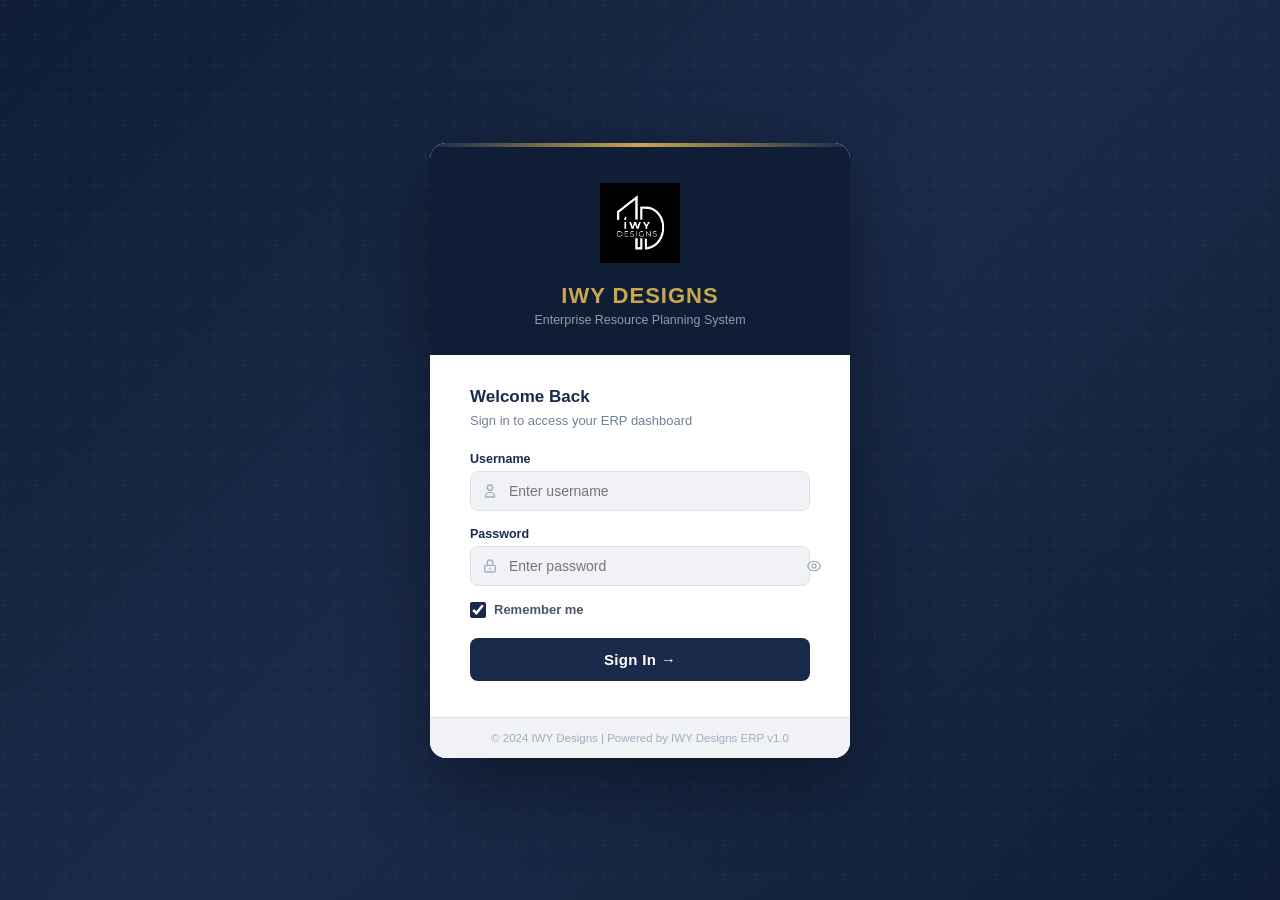
<file: login.html>
<!DOCTYPE html>
<html lang="en">
<head>
  <meta charset="UTF-8">
  <meta name="viewport" content="width=device-width, initial-scale=1.0">
  <title>IWY Designs ERP - Login</title>
  <style>
    :root {
      --navy: #1a2a4a; --navy-dark: #0f1e36; --gold: #c9a84c; --gold-light: #d4b46a;
      --white: #ffffff; --light-gray: #f0f2f5; --border: #dde1e9; --danger: #c53030;
    }
    * { box-sizing: border-box; margin: 0; padding: 0; }
    body { font-family: 'Segoe UI', Arial, sans-serif; background: var(--navy-dark); min-height: 100vh; display: flex; align-items: center; justify-content: center; }
    
    .login-bg {
      position: fixed; inset: 0;
      background: linear-gradient(135deg, #0f1e36 0%, #1a2a4a 50%, #0f1e36 100%);
    }
    
    .login-bg::before {
      content: '';
      position: absolute; inset: 0;
      background: url("data:image/svg+xml,%3Csvg width='60' height='60' viewBox='0 0 60 60' xmlns='http://www.w3.org/2000/svg'%3E%3Cg fill='none' fill-rule='evenodd'%3E%3Cg fill='%23c9a84c' fill-opacity='0.04'%3E%3Cpath d='M36 34v-4h-2v4h-4v2h4v4h2v-4h4v-2h-4zm0-30V0h-2v4h-4v2h4v4h2V6h4V4h-4zM6 34v-4H4v4H0v2h4v4h2v-4h4v-2H6zM6 4V0H4v4H0v2h4v4h2V6h4V4H6z'/%3E%3C/g%3E%3C/g%3E%3C/svg%3E");
    }

    .login-card {
      position: relative; z-index: 1;
      background: white;
      border-radius: 16px;
      width: 100%; max-width: 420px;
      box-shadow: 0 24px 80px rgba(0,0,0,0.4);
      overflow: hidden;
    }

    .login-header {
      background: var(--navy-dark);
      padding: 36px 40px 28px;
      text-align: center;
    }

    .login-header img { height: 80px; width: auto; margin-bottom: 16px; }

    .login-header h1 { color: var(--gold); font-size: 22px; font-weight: 700; letter-spacing: 1px; }
    .login-header p { color: rgba(255,255,255,0.55); font-size: 12.5px; margin-top: 4px; }

    .login-body { padding: 32px 40px 36px; }

    .login-title { font-size: 17px; font-weight: 700; color: var(--navy); margin-bottom: 6px; }
    .login-sub { font-size: 13px; color: #718096; margin-bottom: 24px; }

    .form-group { margin-bottom: 16px; }
    label { display: block; font-size: 12.5px; font-weight: 600; color: var(--navy); margin-bottom: 5px; }
    
    .input-wrapper { position: relative; }
    .input-wrapper svg { position: absolute; left: 12px; top: 50%; transform: translateY(-50%); width: 16px; height: 16px; color: #a0aec0; pointer-events: none; }
    
    input[type="text"], input[type="password"] {
      width: 100%; padding: 11px 12px 11px 38px;
      border: 1.5px solid var(--border); border-radius: 8px;
      font-size: 14px; color: var(--navy); background: var(--light-gray);
      outline: none; transition: all 0.2s;
    }
    input:focus { border-color: var(--navy); background: white; box-shadow: 0 0 0 3px rgba(26,42,74,0.08); }
    
    .eye-toggle { position: absolute; right: 12px; top: 50%; transform: translateY(-50%); background: none; border: none; cursor: pointer; color: #a0aec0; padding: 2px; }

    .remember-row { display: flex; align-items: center; gap: 8px; margin-bottom: 20px; }
    .remember-row input[type="checkbox"] { width: 16px; height: 16px; accent-color: var(--navy); }
    .remember-row label { font-size: 13px; color: #4a5568; margin: 0; cursor: pointer; }

    .btn-login {
      width: 100%; padding: 13px;
      background: var(--navy); color: white;
      border: none; border-radius: 8px;
      font-size: 15px; font-weight: 700; cursor: pointer;
      transition: all 0.2s; letter-spacing: 0.3px;
    }
    .btn-login:hover { background: #243655; box-shadow: 0 6px 20px rgba(26,42,74,0.3); }
    .btn-login:active { transform: scale(0.99); }

    .error-msg {
      background: rgba(197,48,48,0.08); border: 1px solid rgba(197,48,48,0.2);
      color: var(--danger); padding: 10px 14px; border-radius: 7px;
      font-size: 13px; margin-bottom: 16px; display: none;
    }

    .login-footer {
      background: var(--light-gray);
      padding: 14px 40px;
      text-align: center;
      font-size: 11.5px;
      color: #a0aec0;
      border-top: 1px solid var(--border);
    }

    .gold-bar { height: 4px; background: linear-gradient(90deg, var(--navy), var(--gold), var(--navy)); }
  </style>
</head>
<body>
  <div class="login-bg"></div>

  <div class="login-card">
    <div class="gold-bar"></div>
    <div class="login-header">
      <img src="" alt="IWY Designs" id="logo-img">
      <h1>IWY DESIGNS</h1>
      <p>Enterprise Resource Planning System</p>
    </div>

    <div class="login-body">
      <div class="login-title">Welcome Back</div>
      <div class="login-sub">Sign in to access your ERP dashboard</div>

      <div class="error-msg" id="error-msg"></div>

      <div class="form-group">
        <label for="username">Username</label>
        <div class="input-wrapper">
          <svg fill="none" viewBox="0 0 24 24" stroke="currentColor"><path stroke-linecap="round" stroke-linejoin="round" stroke-width="2" d="M16 7a4 4 0 11-8 0 4 4 0 018 0zM12 14a7 7 0 00-7 7h14a7 7 0 00-7-7z"/></svg>
          <input type="text" id="username" placeholder="Enter username" autocomplete="username">
        </div>
      </div>

      <div class="form-group">
        <label for="password">Password</label>
        <div class="input-wrapper">
          <svg fill="none" viewBox="0 0 24 24" stroke="currentColor"><path stroke-linecap="round" stroke-linejoin="round" stroke-width="2" d="M12 15v2m-6 4h12a2 2 0 002-2v-6a2 2 0 00-2-2H6a2 2 0 00-2 2v6a2 2 0 002 2zm10-10V7a4 4 0 00-8 0v4h8z"/></svg>
          <input type="password" id="password" placeholder="Enter password" autocomplete="current-password">
          <button class="eye-toggle" onclick="togglePass()" type="button">
            <svg id="eye-icon" width="16" height="16" fill="none" viewBox="0 0 24 24" stroke="currentColor">
              <path stroke-linecap="round" stroke-linejoin="round" stroke-width="2" d="M15 12a3 3 0 11-6 0 3 3 0 016 0z"/>
              <path stroke-linecap="round" stroke-linejoin="round" stroke-width="2" d="M2.458 12C3.732 7.943 7.523 5 12 5c4.478 0 8.268 2.943 9.542 7-1.274 4.057-5.064 7-9.542 7-4.477 0-8.268-2.943-9.542-7z"/>
            </svg>
          </button>
        </div>
      </div>

      <div class="remember-row">
        <input type="checkbox" id="remember" checked>
        <label for="remember">Remember me</label>
      </div>

      <button class="btn-login" onclick="handleLogin()">Sign In →</button>
    </div>

    <div class="login-footer">
      © 2024 IWY Designs | Powered by IWY Designs ERP v1.0
    </div>
  </div>

  <script src="js/store.js"></script>
  <script src="js/auth.js"></script>
  <script src="js/logos.js"></script>
  <script>
    // Set logo
    document.getElementById('logo-img').src = LOGO_WHITE;

    // Redirect if already logged in
    if (AUTH.isLoggedIn()) window.location.href = 'dashboard.html';

    function togglePass() {
      const p = document.getElementById('password');
      p.type = p.type === 'password' ? 'text' : 'password';
    }

    function handleLogin() {
      const username = document.getElementById('username').value.trim();
      const password = document.getElementById('password').value;
      const remember = document.getElementById('remember').checked;
      const err = document.getElementById('error-msg');

      if (!username || !password) {
        err.textContent = 'Please enter username and password.';
        err.style.display = 'block';
        return;
      }

      const result = AUTH.login(username, password, remember);
      if (result.success) {
        window.location.href = 'dashboard.html';
      } else {
        err.textContent = result.error || 'Login failed. Please try again.';
        err.style.display = 'block';
        document.getElementById('password').value = '';
      }
    }

    // Enter key login
    ['username', 'password'].forEach(id => {
      document.getElementById(id).addEventListener('keydown', e => {
        if (e.key === 'Enter') handleLogin();
      });
    });
  </script>
</body>
</html>
</file>
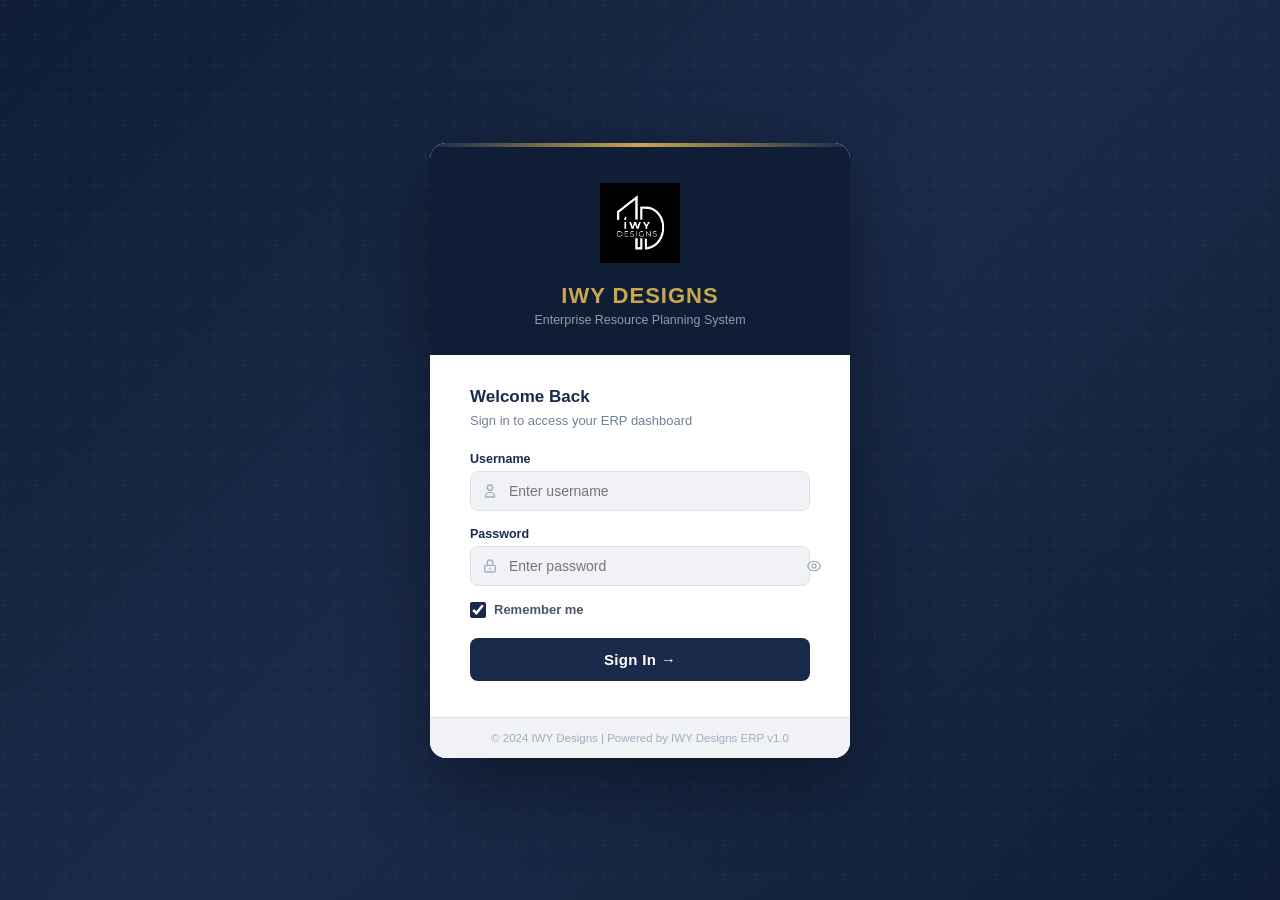
<file: quotations.html>
<!DOCTYPE html>
<html lang="en">
<head>
  <meta charset="UTF-8">
  <meta name="viewport" content="width=device-width, initial-scale=1.0">
  <title>Quotations - IWY Designs ERP</title>
  <link rel="stylesheet" href="css/style.css">
  <link rel="stylesheet" href="css/print.css">
  <style>
    .items-section { overflow-x: auto; }
    .drag-handle { cursor: grab; color: var(--text-light); user-select:none; }
    .drag-handle:active { cursor: grabbing; }
    .item-row.dragging { opacity: 0.5; }
    .item-row.drag-over { border-top: 2px solid var(--gold); }
    .quot-form-layout { display: grid; grid-template-columns: 1fr 1fr; gap: 16px; }
    @media (max-width: 768px) { .quot-form-layout { grid-template-columns: 1fr; } }

    /* Customer field with typeahead */
    .customer-wrap { position:relative; }
    .customer-input-row { display:flex; gap:8px; }
    .customer-suggestions { position:absolute; top:100%; left:0; right:0; background:var(--white); border:1px solid var(--border); border-top:none; border-radius:0 0 8px 8px; max-height:220px; overflow-y:auto; z-index:200; box-shadow:0 4px 16px rgba(0,0,0,.12); }
    .customer-suggestion { padding:10px 14px; cursor:pointer; font-size:13px; border-bottom:1px solid var(--border); }
    .customer-suggestion:hover, .customer-suggestion.active { background:var(--light-blue); }
    .customer-suggestion .cs-name { font-weight:600; color:var(--navy); }
    .customer-suggestion .cs-sub { font-size:11px; color:var(--text-light); margin-top:1px; }
    .customer-suggestion.new-entry { color:var(--gold-dark); font-style:italic; }

    /* Status quick-change in list */
    .status-select { border:none; background:transparent; font-size:12px; font-weight:600; cursor:pointer; padding:2px 4px; border-radius:4px; }
    .status-actions { display:flex; gap:6px; flex-wrap:wrap; align-items:center; margin-top:6px; }
    .status-btn { padding:3px 10px; font-size:11px; font-weight:600; border:1.5px solid; border-radius:20px; cursor:pointer; background:transparent; transition:all .15s; white-space:nowrap; }
    .status-btn:hover { opacity:.8; }
    .status-btn.sent { border-color:#0369a1; color:#0369a1; }
    .status-btn.sent:hover { background:#0369a1; color:#fff; }
    .status-btn.approved { border-color:#15803d; color:#15803d; }
    .status-btn.approved:hover { background:#15803d; color:#fff; }
    .status-btn.rejected { border-color:#dc2626; color:#dc2626; }
    .status-btn.rejected:hover { background:#dc2626; color:#fff; }
    .status-btn.invoiced { border-color:var(--navy); color:var(--navy); }
    .status-btn.invoiced:hover { background:var(--navy); color:#fff; }

    /* Terms editor */
    .terms-toolbar { display:flex; gap:6px; flex-wrap:wrap; margin-bottom:8px; padding-bottom:8px; border-bottom:1px solid var(--border); }
    .terms-preset { padding:4px 10px; font-size:11px; font-weight:600; background:var(--light-gray); border:1px solid var(--border); border-radius:4px; cursor:pointer; transition:all .15s; }
    .terms-preset:hover { background:var(--navy); color:#fff; border-color:var(--navy); }
    .terms-append-btn { padding:4px 10px; font-size:11px; font-weight:600; background:transparent; border:1px dashed var(--border); border-radius:4px; cursor:pointer; color:var(--gold-dark); }
    .terms-append-btn:hover { border-color:var(--gold); background:var(--light-gold); }

    /* Send modal */
    .send-preview-bar { background:var(--light-blue); border:1px solid var(--border-blue); border-radius:8px; padding:12px 16px; margin-bottom:16px; font-size:13px; }
  </style>
</head>
<body>
<div class="app-layout">
  <div id="nav-container"></div>
  <div class="main-content">
    <div id="topbar-container"></div>
    <div class="page-content">

      <!-- LIST VIEW -->
      <div id="list-view">
        <div class="page-header">
          <div><h1>Quotations</h1><p>Create and manage project quotations</p></div>
          <div class="page-actions">
            <button class="btn btn-outline" onclick="exportQuotations()">
              <svg fill="none" viewBox="0 0 24 24" stroke="currentColor"><path stroke-linecap="round" stroke-linejoin="round" stroke-width="2" d="M4 16v1a3 3 0 003 3h10a3 3 0 003-3v-1m-4-4l-4 4m0 0l-4-4m4 4V4"/></svg>
              Export CSV
            </button>
            <button class="btn btn-gold" onclick="showForm('new')">
              <svg fill="none" viewBox="0 0 24 24" stroke="currentColor"><path stroke-linecap="round" stroke-linejoin="round" stroke-width="2" d="M12 4v16m8-8H4"/></svg>
              New Quotation
            </button>
          </div>
        </div>

        <div class="filter-bar">
          <div class="topbar-search" style="flex:1;max-width:380px;">
            <svg fill="none" viewBox="0 0 24 24" stroke="currentColor"><path stroke-linecap="round" stroke-linejoin="round" stroke-width="2" d="M21 21l-6-6m2-5a7 7 0 11-14 0 7 7 0 0114 0z"/></svg>
            <input type="text" id="search-input" placeholder="Search by number, customer, project..." oninput="filterList()">
          </div>
          <select id="status-filter" onchange="filterList()" style="width:140px;">
            <option value="">All Status</option>
            <option>Draft</option><option>Sent</option><option>Approved</option>
            <option>Rejected</option><option>Invoiced</option><option>Expired</option>
          </select>
          <span id="result-count" style="font-size:12px;color:var(--text-light);white-space:nowrap;"></span>
        </div>

        <div class="card">
          <div class="table-container">
            <table>
              <thead>
                <tr><th>Quot #</th><th>Customer</th><th>Project</th><th>Date</th><th>Valid Until</th><th>Amount</th><th>Status & Actions</th><th>Actions</th></tr>
              </thead>
              <tbody id="list-tbody"></tbody>
            </table>
          </div>
          <div style="padding:12px 16px;border-top:1px solid var(--border);">
            <div id="pagination" class="pagination"></div>
          </div>
        </div>
      </div>

      <!-- FORM VIEW -->
      <div id="form-view" style="display:none;">
        <div class="page-header">
          <div>
            <h1 id="form-title">New Quotation</h1>
            <p id="form-subtitle">Fill in the details below</p>
          </div>
          <div class="page-actions">
            <button class="btn btn-outline" onclick="showList()">← Back to List</button>
            <button class="btn btn-outline" onclick="saveQuotation('draft')">
              <svg fill="none" viewBox="0 0 24 24" stroke="currentColor"><path stroke-linecap="round" stroke-linejoin="round" stroke-width="2" d="M8 7H5a2 2 0 00-2 2v9a2 2 0 002 2h14a2 2 0 002-2V9a2 2 0 00-2-2h-3m-1 4l-3 3m0 0l-3-3m3 3V4"/></svg>
              Save Draft
            </button>
            <button class="btn btn-gold" onclick="saveAndPreview()">
              <svg fill="none" viewBox="0 0 24 24" stroke="currentColor"><path stroke-linecap="round" stroke-linejoin="round" stroke-width="2" d="M5 13l4 4L19 7"/></svg>
              Save & Preview
            </button>
          </div>
        </div>

        <!-- HEADER INFO -->
        <div class="card" style="margin-bottom:20px;">
          <div class="card-header">
            <div class="card-title">Quotation Details</div>
            <div id="quot-number-badge" style="font-size:13px;font-weight:600;color:var(--gold-dark);"></div>
          </div>
          <div class="card-body">
            <input type="hidden" id="q-id">
            <div class="quot-form-layout">

              <!-- Customer field: type to search OR enter new name -->
              <div class="form-group">
                <label>Customer <span class="req">*</span></label>
                <div class="customer-wrap">
                  <div class="customer-input-row">
                    <input type="hidden" id="q-customer-id">
                    <input type="text" id="q-customer-name" placeholder="Type customer name to search or enter new..."
                      autocomplete="off" oninput="onCustomerInput()" onfocus="onCustomerInput()" onblur="hideCustomerSuggestions()"
                      style="flex:1;">
                    <button type="button" class="btn btn-outline btn-sm" onclick="quickAddCustomer()" title="Add new customer" style="padding:0 10px;flex-shrink:0;">+ New</button>
                  </div>
                  <div id="customer-suggestions" class="customer-suggestions" style="display:none;"></div>
                  <div id="customer-info-row" style="font-size:11px;color:var(--text-light);margin-top:4px;display:none;"></div>
                </div>
              </div>

              <div class="form-group">
                <label>Project Name <span class="req">*</span></label>
                <input type="text" id="q-project" placeholder="e.g. Office Interior - Madhapur">
              </div>
              <div class="form-group">
                <label>Quotation Date <span class="req">*</span></label>
                <input type="date" id="q-date">
              </div>
              <div class="form-group">
                <label>Valid Until</label>
                <input type="date" id="q-validity">
              </div>
              <div class="form-group full-width">
                <label>Site / Delivery Address</label>
                <input type="text" id="q-site" placeholder="Site or project address">
              </div>
              <div class="form-group">
                <label>Status</label>
                <select id="q-status">
                  <option value="Draft">Draft</option>
                  <option value="Sent">Sent</option>
                  <option value="Approved">Approved</option>
                  <option value="Rejected">Rejected</option>
                  <option value="Expired">Expired</option>
                </select>
              </div>
              <div class="form-group">
                <label>Discount (%)</label>
                <input type="number" id="q-discount" value="0" min="0" max="100" step="0.5" oninput="recalcTotals()">
              </div>
              <div class="form-group">
                <label>GST (%)</label>
                <input type="number" id="q-gst" value="18" min="0" max="28" step="0.5" oninput="recalcTotals()">
              </div>
              <div class="form-group full-width">
                <label>Remarks / Notes</label>
                <textarea id="q-remarks" rows="2" placeholder="Additional notes for the client..."></textarea>
              </div>
            </div>
          </div>
        </div>

        <!-- ITEMS TABLE -->
        <div class="card" style="margin-bottom:20px;">
          <div class="card-header">
            <div class="card-title">Line Items</div>
            <div style="display:flex;gap:8px;align-items:center;flex-wrap:wrap;">
              <span style="font-size:11px;color:var(--text-light);">Quick units:</span>
              <span class="terms-preset" onclick="setLastUnit('SFT')">SFT</span>
              <span class="terms-preset" onclick="setLastUnit('SQFT')">SQFT</span>
              <span class="terms-preset" onclick="setLastUnit('RFT')">RFT</span>
              <span class="terms-preset" onclick="setLastUnit('MTR')">MTR</span>
              <span class="terms-preset" onclick="setLastUnit('NOS')">NOS</span>
              <span class="terms-preset" onclick="setLastUnit('KG')">KG</span>
              <button class="btn btn-outline btn-sm" onclick="addItemRow()">+ Add Row</button>
            </div>
          </div>
          <div class="items-section">
            <table class="items-table" id="items-table" style="min-width:800px;">
              <thead>
                <tr>
                  <th style="width:28px;"></th>
                  <th style="width:28px;color:var(--gold);">#</th>
                  <th>Description</th>
                  <th style="width:110px;">Measurement</th>
                  <th style="width:80px;">Unit</th>
                  <th style="width:70px;">Qty</th>
                  <th style="width:110px;">Unit Price (₹)</th>
                  <th style="width:110px;">Amount (₹)</th>
                  <th style="width:70px;"></th>
                </tr>
              </thead>
              <tbody id="items-tbody"></tbody>
            </table>
          </div>
          <div style="padding:12px 16px;border-top:1px solid var(--border);">
            <button class="btn btn-outline btn-sm" onclick="addItemRow()">+ Add Row</button>
          </div>
        </div>

        <!-- TERMS + TOTALS -->
        <div style="display:grid;grid-template-columns:1fr auto;gap:20px;align-items:start;">
          <div>
            <div class="card">
              <div class="card-header">
                <div class="card-title">Terms & Conditions</div>
                <button class="btn btn-outline btn-sm" onclick="resetTerms()" title="Reload from settings">↺ Reset to Default</button>
              </div>
              <div class="card-body" style="padding-top:12px;">
                <div class="terms-toolbar">
                  <span style="font-size:11px;color:var(--text-light);align-self:center;">Append:</span>
                  <button class="terms-append-btn" onclick="appendTerm('50% advance payment required before commencement of work.')">50% Advance</button>
                  <button class="terms-append-btn" onclick="appendTerm('40% payment on material delivery to site.')">40% On Delivery</button>
                  <button class="terms-append-btn" onclick="appendTerm('Balance 10% payment on completion of work.')">10% On Completion</button>
                  <button class="terms-append-btn" onclick="appendTerm('All materials supplied by IWY Designs unless specified.')">Materials by IWY</button>
                  <button class="terms-append-btn" onclick="appendTerm('Prices are valid for 30 days from the date of quotation.')">30-day Validity</button>
                  <button class="terms-append-btn" onclick="appendTerm('GST as applicable will be charged extra.')">GST Extra</button>
                </div>
                <textarea id="q-terms" rows="7" placeholder="Terms and conditions will be pre-loaded from Settings..." style="width:100%;resize:vertical;"></textarea>
              </div>
            </div>
          </div>
          <div>
            <div class="totals-section" style="min-width:300px;">
              <div class="total-row"><span>Sub Total</span><span class="amount" id="t-subtotal">₹ 0.00</span></div>
              <div class="total-row" id="discount-row" style="color:var(--danger);display:none;"><span>Discount (<span id="t-disc-pct">0</span>%)</span><span class="amount" id="t-discount">- ₹ 0.00</span></div>
              <div class="total-row" id="gst-row"><span>GST (<span id="t-gst-pct">18</span>%)</span><span class="amount" id="t-gst">₹ 0.00</span></div>
              <div class="total-row" id="round-row" style="display:none;"><span>Round Off</span><span class="amount" id="t-round">₹ 0.00</span></div>
              <div class="total-row main"><span>Grand Total</span><span id="t-grand">₹ 0.00</span></div>
            </div>
            <div class="amount-words" id="amount-words-box">Amount in Words: Zero Rupees Only</div>
          </div>
        </div>

        <div style="display:flex;justify-content:flex-end;gap:12px;margin-top:20px;flex-wrap:wrap;">
          <button class="btn btn-outline" onclick="showList()">Cancel</button>
          <button class="btn btn-outline" onclick="saveQuotation('draft')">Save Draft</button>
          <button class="btn btn-primary" onclick="previewQuotation()">
            <svg fill="none" viewBox="0 0 24 24" stroke="currentColor"><path stroke-linecap="round" stroke-linejoin="round" stroke-width="2" d="M15 12a3 3 0 11-6 0 3 3 0 016 0z"/><path stroke-linecap="round" stroke-linejoin="round" stroke-width="2" d="M2.458 12C3.732 7.943 7.523 5 12 5c4.478 0 8.268 2.943 9.542 7-1.274 4.057-5.064 7-9.542 7-4.477 0-8.268-2.943-9.542-7z"/></svg>
            Preview PDF
          </button>
          <button class="btn btn-gold" onclick="saveQuotation('save')">
            <svg fill="none" viewBox="0 0 24 24" stroke="currentColor"><path stroke-linecap="round" stroke-linejoin="round" stroke-width="2" d="M5 13l4 4L19 7"/></svg>
            Save Quotation
          </button>
        </div>
      </div>

    </div>
  </div>
</div>

<!-- PDF PREVIEW MODAL -->
<div class="modal-overlay" id="pdf-preview-modal">
  <div class="modal modal-xl">
    <div class="modal-header">
      <h2 id="preview-modal-title">Quotation Preview</h2>
      <div style="display:flex;gap:8px;align-items:center;flex-wrap:wrap;">
        <button id="preview-send-btn" class="btn btn-outline btn-sm" onclick="openSendModal()" style="display:none;">
          ✉ Mark as Sent
        </button>
        <button id="preview-approve-btn" class="btn btn-outline btn-sm" onclick="quickStatus('Approved')" style="display:none;">
          ✓ Mark Approved
        </button>
        <button id="preview-convert-btn" class="btn btn-outline btn-sm" onclick="openConvertFromPreview()" style="display:none;">
          → Convert to Invoice
        </button>
        <button class="btn btn-outline btn-sm" onclick="printCurrentDoc()">🖨 Print</button>
        <button class="btn btn-gold btn-sm" onclick="downloadCurrentDoc()">⬇ Download PDF</button>
        <button class="modal-close" onclick="UTILS.closeModal('pdf-preview-modal')">
          <svg width="16" height="16" fill="none" viewBox="0 0 24 24" stroke="currentColor"><path stroke-linecap="round" stroke-linejoin="round" stroke-width="2" d="M6 18L18 6M6 6l12 12"/></svg>
        </button>
      </div>
    </div>
    <div class="pdf-preview-wrapper">
      <div id="pdf-preview-content" class="pdf-preview-doc"></div>
    </div>
  </div>
</div>

<!-- MARK AS SENT MODAL -->
<div class="modal-overlay" id="send-modal">
  <div class="modal modal-sm">
    <div class="modal-header">
      <h2>Mark Quotation as Sent</h2>
      <button class="modal-close" onclick="UTILS.closeModal('send-modal')"><svg width="16" height="16" fill="none" viewBox="0 0 24 24" stroke="currentColor"><path stroke-linecap="round" stroke-linejoin="round" stroke-width="2" d="M6 18L18 6M6 6l12 12"/></svg></button>
    </div>
    <div class="modal-body">
      <div class="send-preview-bar" id="send-preview-bar"></div>
      <p style="font-size:13px;color:var(--text-light);margin-bottom:12px;">This will update the quotation status to <strong>Sent</strong>. Download or print the PDF to share with your customer.</p>
      <div class="form-group">
        <label>Sent Via</label>
        <select id="send-via" class="form-control" style="width:100%;">
          <option value="WhatsApp">WhatsApp</option>
          <option value="Email">Email</option>
          <option value="Hand Delivered">Hand Delivered</option>
          <option value="Courier">Courier</option>
          <option value="Other">Other</option>
        </select>
      </div>
      <div class="form-group">
        <label>Notes (optional)</label>
        <input type="text" id="send-notes" class="form-control" placeholder="e.g. Sent to Lakshmi on WhatsApp">
      </div>
    </div>
    <div class="modal-footer">
      <button class="btn btn-outline" onclick="UTILS.closeModal('send-modal')">Cancel</button>
      <button class="btn btn-gold" onclick="confirmSend()">✉ Confirm Sent & Download PDF</button>
    </div>
  </div>
</div>

<!-- CONVERT TO INVOICE MODAL -->
<div class="modal-overlay" id="convert-modal">
  <div class="modal modal-sm">
    <div class="modal-header">
      <h2>Convert to Invoice</h2>
      <button class="modal-close" onclick="UTILS.closeModal('convert-modal')"><svg width="16" height="16" fill="none" viewBox="0 0 24 24" stroke="currentColor"><path stroke-linecap="round" stroke-linejoin="round" stroke-width="2" d="M6 18L18 6M6 6l12 12"/></svg></button>
    </div>
    <div class="modal-body">
      <p style="color:#4a5568;font-size:14px;margin-bottom:12px;">Convert this quotation to an invoice. The quotation will be marked as <strong>Invoiced</strong>.</p>
      <div class="form-group">
        <label>Invoice Date</label>
        <input type="date" id="convert-date">
      </div>
    </div>
    <div class="modal-footer">
      <button class="btn btn-outline" onclick="UTILS.closeModal('convert-modal')">Cancel</button>
      <button class="btn btn-gold" onclick="confirmConvert()">Convert to Invoice</button>
    </div>
  </div>
</div>

<!-- QUICK ADD CUSTOMER MODAL -->
<div class="modal-overlay" id="quick-customer-modal">
  <div class="modal modal-sm">
    <div class="modal-header">
      <h2>Add New Customer</h2>
      <button class="modal-close" onclick="UTILS.closeModal('quick-customer-modal')"><svg width="16" height="16" fill="none" viewBox="0 0 24 24" stroke="currentColor"><path stroke-linecap="round" stroke-linejoin="round" stroke-width="2" d="M6 18L18 6M6 6l12 12"/></svg></button>
    </div>
    <div class="modal-body">
      <div class="form-group"><label>Name <span class="req">*</span></label><input type="text" id="qc-name" class="form-control" placeholder="Customer full name"></div>
      <div class="form-group"><label>Company</label><input type="text" id="qc-company" class="form-control" placeholder="Company or firm name"></div>
      <div class="form-group"><label>Phone</label><input type="text" id="qc-phone" class="form-control" placeholder="+91-XXXXXXXXXX"></div>
      <div class="form-group"><label>Email</label><input type="text" id="qc-email" class="form-control" placeholder="email@example.com"></div>
      <div class="form-group"><label>Address</label><input type="text" id="qc-address" class="form-control" placeholder="Address"></div>
    </div>
    <div class="modal-footer">
      <button class="btn btn-outline" onclick="UTILS.closeModal('quick-customer-modal')">Cancel</button>
      <button class="btn btn-gold" onclick="saveQuickCustomer()">Save Customer</button>
    </div>
  </div>
</div>

<div id="toast-container"></div>
<div class="modal-overlay" id="confirm-modal"><div class="modal modal-sm"><div class="modal-header"><h2 id="confirm-title">Confirm</h2><button class="modal-close" onclick="UTILS.closeModal('confirm-modal')"><svg width="16" height="16" fill="none" viewBox="0 0 24 24" stroke="currentColor"><path stroke-linecap="round" stroke-linejoin="round" stroke-width="2" d="M6 18L18 6M6 6l12 12"/></svg></button></div><div class="modal-body"><p id="confirm-msg" style="color:#4a5568;font-size:14px;"></p></div><div class="modal-footer"><button class="btn btn-outline" id="confirm-no">Cancel</button><button class="btn btn-danger" id="confirm-yes">Confirm</button></div></div></div>

<script src="js/logos.js"></script>
<script src="js/store.js"></script>
<script src="js/auth.js"></script>
<script src="js/utils.js"></script>
<script src="js/nav.js"></script>
<script src="js/pdf.js"></script>

<script>
AUTH.requireAuth();
document.getElementById('nav-container').innerHTML = buildNav('quotations');
document.getElementById('topbar-container').innerHTML = buildTopBar('Quotations', 'Create and manage project quotations');

let allData = [], filteredData = [], currentPage = 1, PER_PAGE = 10;
let itemCount = 0;
let currentDocData = null;
let convertQuotId = null;
let allCustomers = [];

// ======================================================
//  LIST VIEW
// ======================================================
function showList() {
  document.getElementById('list-view').style.display = 'block';
  document.getElementById('form-view').style.display = 'none';
  loadList();
}

function loadList() {
  allData = STORE.getQuotations().sort((a, b) => new Date(b.createdAt) - new Date(a.createdAt));
  filterList();
}

function filterList() {
  const q = document.getElementById('search-input').value.toLowerCase();
  const status = document.getElementById('status-filter').value;
  filteredData = allData.filter(item => {
    const mS = !status || item.status === status;
    const mQ = !q || (item.quotationNumber || '').toLowerCase().includes(q) ||
      (item.customerName || '').toLowerCase().includes(q) ||
      (item.projectName || '').toLowerCase().includes(q);
    return mS && mQ;
  });
  currentPage = 1;
  renderList();
}

function renderList() {
  const sym = STORE.getSettings().currency || '₹';
  document.getElementById('result-count').textContent = `${filteredData.length} quotation${filteredData.length !== 1 ? 's' : ''}`;
  const start = (currentPage - 1) * PER_PAGE;
  const page = filteredData.slice(start, start + PER_PAGE);
  const tbody = document.getElementById('list-tbody');

  if (page.length === 0) {
    tbody.innerHTML = `<tr><td colspan="8"><div class="empty-state"><svg fill="none" viewBox="0 0 24 24" stroke="currentColor"><path stroke-linecap="round" stroke-linejoin="round" stroke-width="1" d="M9 12h6m-6 4h6m2 5H7a2 2 0 01-2-2V5a2 2 0 012-2h5.586a1 1 0 01.707.293l5.414 5.414a1 1 0 01.293.707V19a2 2 0 01-2 2z"/></svg><p>No quotations found</p></div></td></tr>`;
    renderPagination(); return;
  }

  tbody.innerHTML = page.map(q => {
    const statusActions = q.status !== 'Invoiced' ? `
      <div class="status-actions">
        ${q.status !== 'Sent' ? `<button class="status-btn sent" onclick="updateStatus('${q.id}','Sent')">✉ Mark Sent</button>` : ''}
        ${q.status !== 'Approved' ? `<button class="status-btn approved" onclick="updateStatus('${q.id}','Approved')">✓ Approve</button>` : ''}
        ${q.status !== 'Rejected' ? `<button class="status-btn rejected" onclick="updateStatus('${q.id}','Rejected')">✗ Reject</button>` : ''}
      </div>` : '';
    return `<tr>
      <td><a href="#" onclick="viewQuotation('${q.id}');return false;" style="color:var(--navy);font-weight:700;">${UTILS.esc(q.quotationNumber)}</a></td>
      <td><div style="font-weight:500;">${UTILS.esc(q.customerName || '-')}</div><div style="font-size:11px;color:var(--text-light);">${UTILS.esc(q.customerPhone || '')}</div></td>
      <td>${UTILS.esc(q.projectName || '-')}</td>
      <td>${UTILS.formatDate(q.quotationDate || q.date || q.createdAt)}</td>
      <td style="${isExpired(q) ? 'color:var(--danger);font-weight:600;' : ''}">${q.validUntil ? UTILS.formatDate(q.validUntil) : '-'}</td>
      <td style="font-weight:600;">${sym} ${UTILS.formatNum(q.grandTotal)}</td>
      <td>${UTILS.statusBadge(q.status)}${statusActions}</td>
      <td>
        <div style="display:flex;gap:3px;flex-wrap:wrap;">
          <button class="btn btn-outline btn-xs" onclick="viewQuotation('${q.id}')" title="Preview PDF">👁</button>
          <button class="btn btn-outline btn-xs" onclick="showForm('edit','${q.id}')" title="Edit">✏️</button>
          <button class="btn btn-outline btn-xs" onclick="duplicateQuotation('${q.id}')" title="Duplicate">📋</button>
          ${q.status !== 'Invoiced' ? `<button class="btn btn-xs" style="background:var(--gold);color:var(--navy-dark);" onclick="openConvert('${q.id}')" title="Convert to Invoice">→ Invoice</button>` : '<span class="badge badge-navy">Invoiced</span>'}
          <button class="btn btn-outline btn-xs" onclick="deleteQuotation('${q.id}')" title="Delete" style="color:var(--danger);">🗑</button>
        </div>
      </td>
    </tr>`;
  }).join('');
  renderPagination();
}

function isExpired(q) {
  return q.validUntil && new Date(q.validUntil) < new Date() && q.status !== 'Invoiced' && q.status !== 'Approved';
}

function updateStatus(id, newStatus) {
  const q = STORE.getQuotation(id);
  if (!q) return;
  q.status = newStatus;
  STORE.saveQuotation(q);
  UTILS.toast(`Status updated to ${newStatus}`, 'success');
  loadList();
}

function renderPagination() {
  const total = Math.ceil(filteredData.length / PER_PAGE);
  const p = document.getElementById('pagination');
  if (total <= 1) { p.innerHTML = ''; return; }
  let html = `<button onclick="goPage(${currentPage-1})" ${currentPage===1?'disabled':''}>‹</button>`;
  for (let i = 1; i <= total; i++) {
    if (i===1||i===total||Math.abs(i-currentPage)<=1) html += `<button class="${i===currentPage?'active':''}" onclick="goPage(${i})">${i}</button>`;
    else if (Math.abs(i-currentPage)===2) html += '<button disabled>...</button>';
  }
  html += `<button onclick="goPage(${currentPage+1})" ${currentPage===total?'disabled':''}>›</button>`;
  p.innerHTML = html;
}
function goPage(p) { const t=Math.ceil(filteredData.length/PER_PAGE); if(p<1||p>t)return; currentPage=p; renderList(); }

// ======================================================
//  FORM VIEW
// ======================================================
function showForm(mode, id) {
  document.getElementById('list-view').style.display = 'none';
  document.getElementById('form-view').style.display = 'block';
  allCustomers = STORE.getCustomers();
  const s = STORE.getSettings();

  if (mode === 'new') {
    document.getElementById('form-title').textContent = 'New Quotation';
    document.getElementById('form-subtitle').textContent = 'Create a new project quotation';
    document.getElementById('q-id').value = '';
    document.getElementById('q-customer-id').value = '';
    document.getElementById('q-customer-name').value = '';
    document.getElementById('customer-info-row').style.display = 'none';
    document.getElementById('q-date').value = UTILS.todayISO();
    document.getElementById('q-validity').value = UTILS.validityDate(s.defaultValidity || 30);
    document.getElementById('q-project').value = '';
    document.getElementById('q-site').value = '';
    document.getElementById('q-discount').value = '0';
    document.getElementById('q-gst').value = s.defaultGST || 18;
    document.getElementById('q-remarks').value = '';
    document.getElementById('q-status').value = 'Draft';
    document.getElementById('quot-number-badge').textContent = 'New (auto-numbered on save)';
    // Pre-load terms from settings
    document.getElementById('q-terms').value = s.defaultTerms || '';

    const cid = new URLSearchParams(location.search).get('customer');
    if (cid) {
      const c = STORE.getCustomer(cid);
      if (c) setCustomer(c);
    }
    clearItems(); addItemRow(); recalcTotals();

  } else if (mode === 'edit' && id) {
    const q = STORE.getQuotation(id);
    if (!q) { showList(); return; }
    document.getElementById('form-title').textContent = 'Edit Quotation';
    document.getElementById('form-subtitle').textContent = q.quotationNumber;
    document.getElementById('q-id').value = q.id;
    document.getElementById('q-customer-id').value = q.customerId || '';
    document.getElementById('q-customer-name').value = q.customerName || '';
    if (q.customerId || q.customerPhone) {
      document.getElementById('customer-info-row').style.display = 'block';
      document.getElementById('customer-info-row').textContent = [q.customerPhone, q.customerEmail].filter(Boolean).join(' · ');
    } else {
      document.getElementById('customer-info-row').style.display = 'none';
    }
    document.getElementById('q-project').value = q.projectName || '';
    document.getElementById('q-date').value = UTILS.toDateInput(q.quotationDate || q.date || q.createdAt);
    document.getElementById('q-validity').value = UTILS.toDateInput(q.validUntil);
    document.getElementById('q-site').value = q.siteAddress || '';
    document.getElementById('q-discount').value = q.discountPct || 0;
    document.getElementById('q-gst').value = q.gstPct ?? (s.defaultGST || 18);
    document.getElementById('q-remarks').value = q.remarks || '';
    // Terms: use saved terms OR fall back to settings default
    document.getElementById('q-terms').value = q.terms || s.defaultTerms || '';
    document.getElementById('q-status').value = q.status || 'Draft';
    document.getElementById('quot-number-badge').textContent = q.quotationNumber;

    clearItems();
    (q.items || []).forEach(item => addItemRow(item));
    if ((q.items || []).length === 0) addItemRow();
    recalcTotals();
  }
}

// ======================================================
//  CUSTOMER TYPEAHEAD
// ======================================================
let suggTimeout = null;
function onCustomerInput() {
  clearTimeout(suggTimeout);
  suggTimeout = setTimeout(() => {
    const val = document.getElementById('q-customer-name').value.trim().toLowerCase();
    const box = document.getElementById('customer-suggestions');
    // Clear linked customer id if user is typing fresh
    document.getElementById('q-customer-id').value = '';
    document.getElementById('customer-info-row').style.display = 'none';

    const matches = allCustomers.filter(c =>
      c.name.toLowerCase().includes(val) ||
      (c.company || '').toLowerCase().includes(val) ||
      (c.phone || '').includes(val)
    ).slice(0, 8);

    if (!val && matches.length === 0) { box.style.display = 'none'; return; }

    let html = matches.map(c => `
      <div class="customer-suggestion" onmousedown="selectCustomer('${c.id}')">
        <div class="cs-name">${UTILS.esc(c.name)}</div>
        <div class="cs-sub">${[c.company, c.phone, c.city].filter(Boolean).join(' · ')}</div>
      </div>`).join('');

    if (val) {
      html += `<div class="customer-suggestion new-entry" onmousedown="useTypedName()">
        Use "<strong>${UTILS.esc(val)}</strong>" as customer name (not in DB)
      </div>`;
    }

    box.innerHTML = html;
    box.style.display = 'block';
  }, 120);
}

function selectCustomer(id) {
  const c = STORE.getCustomer(id);
  if (!c) return;
  setCustomer(c);
  document.getElementById('customer-suggestions').style.display = 'none';
}

function setCustomer(c) {
  document.getElementById('q-customer-id').value = c.id;
  document.getElementById('q-customer-name').value = c.name;
  const infoRow = document.getElementById('customer-info-row');
  infoRow.textContent = [c.phone, c.email, c.city].filter(Boolean).join(' · ');
  infoRow.style.display = 'block';
  if (c.address) document.getElementById('q-site').value = c.address;
}

function useTypedName() {
  document.getElementById('q-customer-id').value = '';
  document.getElementById('customer-suggestions').style.display = 'none';
  document.getElementById('customer-info-row').style.display = 'none';
}

function hideCustomerSuggestions() {
  setTimeout(() => { document.getElementById('customer-suggestions').style.display = 'none'; }, 200);
}

function quickAddCustomer() {
  const typed = document.getElementById('q-customer-name').value.trim();
  document.getElementById('qc-name').value = typed;
  document.getElementById('qc-company').value = '';
  document.getElementById('qc-phone').value = '';
  document.getElementById('qc-email').value = '';
  document.getElementById('qc-address').value = '';
  UTILS.openModal('quick-customer-modal');
  setTimeout(() => document.getElementById('qc-name').focus(), 100);
}

function saveQuickCustomer() {
  const name = document.getElementById('qc-name').value.trim();
  if (!name) { UTILS.toast('Customer name is required', 'error'); return; }
  const c = {
    name,
    company: document.getElementById('qc-company').value.trim(),
    phone: document.getElementById('qc-phone').value.trim(),
    email: document.getElementById('qc-email').value.trim(),
    address: document.getElementById('qc-address').value.trim()
  };
  const id = STORE.saveCustomer(c);
  allCustomers = STORE.getCustomers();
  setCustomer({ ...c, id });
  UTILS.closeModal('quick-customer-modal');
  UTILS.toast(`Customer "${name}" added`, 'success');
}

// ======================================================
//  TERMS
// ======================================================
function resetTerms() {
  const s = STORE.getSettings();
  document.getElementById('q-terms').value = s.defaultTerms || '';
  UTILS.toast('Terms reset to default from Settings', 'info');
}

function appendTerm(text) {
  const ta = document.getElementById('q-terms');
  const existing = ta.value.trim();
  ta.value = existing ? existing + '\n' + text : text;
  ta.focus();
}

// ======================================================
//  ITEMS
// ======================================================
function clearItems() { document.getElementById('items-tbody').innerHTML = ''; itemCount = 0; }

function addItemRow(data) {
  itemCount++;
  const n = itemCount;
  const tr = document.createElement('tr');
  tr.className = 'item-row';
  tr.dataset.row = n;
  tr.draggable = true;
  tr.innerHTML = `
    <td class="drag-handle" title="Drag to reorder">⠿</td>
    <td style="color:var(--gold);font-weight:700;font-size:12px;" class="row-num">${n}</td>
    <td><input type="text" class="desc" placeholder="Description of work..." value="${UTILS.esc(data?.description || '')}"></td>
    <td><input type="text" class="meas" placeholder="e.g. 10 x 12" value="${UTILS.esc(data?.measurement || '')}"></td>
    <td><input type="text" class="unit" placeholder="SFT" value="${UTILS.esc(data?.unit || '')}" style="width:100%;"></td>
    <td><input type="number" class="qty" placeholder="0" value="${data?.qty || ''}" min="0" step="any" oninput="calcRowAmount(this)"></td>
    <td><input type="number" class="price" placeholder="0.00" value="${data?.unitPrice || ''}" min="0" step="0.01" oninput="calcRowAmount(this)"></td>
    <td><input type="number" class="amount" readonly value="${data?.amount || ''}" style="background:var(--off-white);font-weight:600;"></td>
    <td><div class="row-actions">
      <button class="dup" onclick="duplicateRow(this)" title="Duplicate">📋</button>
      <button class="del" onclick="deleteRow(this)" title="Delete">🗑</button>
    </div></td>`;
  document.getElementById('items-tbody').appendChild(tr);
  setupDragDrop(tr);
  if (data?.amount) recalcTotals();
}

function calcRowAmount(input) {
  const row = input.closest('tr');
  const qty = parseFloat(row.querySelector('.qty').value) || 0;
  const price = parseFloat(row.querySelector('.price').value) || 0;
  row.querySelector('.amount').value = (qty * price).toFixed(2);
  recalcTotals();
}

function deleteRow(btn) { btn.closest('tr').remove(); renumberRows(); recalcTotals(); }

function duplicateRow(btn) {
  const row = btn.closest('tr');
  addItemRow({
    description: row.querySelector('.desc').value,
    measurement: row.querySelector('.meas').value,
    unit: row.querySelector('.unit').value,
    qty: row.querySelector('.qty').value,
    unitPrice: row.querySelector('.price').value,
    amount: row.querySelector('.amount').value
  });
}

function renumberRows() {
  document.querySelectorAll('#items-tbody .item-row').forEach((tr, i) => {
    tr.querySelector('.row-num').textContent = i + 1;
  });
}

function setLastUnit(unit) {
  const rows = document.querySelectorAll('#items-tbody .unit');
  if (rows.length > 0) rows[rows.length - 1].value = unit;
}

let dragSrc = null;
function setupDragDrop(tr) {
  tr.addEventListener('dragstart', e => { dragSrc = tr; tr.classList.add('dragging'); e.dataTransfer.effectAllowed = 'move'; });
  tr.addEventListener('dragend', () => { tr.classList.remove('dragging'); document.querySelectorAll('.item-row').forEach(r => r.classList.remove('drag-over')); });
  tr.addEventListener('dragover', e => { e.preventDefault(); tr.classList.add('drag-over'); });
  tr.addEventListener('dragleave', () => tr.classList.remove('drag-over'));
  tr.addEventListener('drop', e => {
    e.stopPropagation(); e.preventDefault();
    if (dragSrc !== tr) {
      const tbody = document.getElementById('items-tbody');
      const rows = [...tbody.querySelectorAll('.item-row')];
      const srcIdx = rows.indexOf(dragSrc), tgtIdx = rows.indexOf(tr);
      if (srcIdx < tgtIdx) tbody.insertBefore(dragSrc, tr.nextSibling);
      else tbody.insertBefore(dragSrc, tr);
      renumberRows();
    }
  });
}

function getItems() {
  return [...document.querySelectorAll('#items-tbody .item-row')].map(tr => ({
    description: tr.querySelector('.desc').value.trim(),
    measurement: tr.querySelector('.meas').value.trim(),
    unit: tr.querySelector('.unit').value.trim(),
    qty: parseFloat(tr.querySelector('.qty').value) || 0,
    unitPrice: parseFloat(tr.querySelector('.price').value) || 0,
    amount: parseFloat(tr.querySelector('.amount').value) || 0
  })).filter(i => i.description || i.amount);
}

function recalcTotals() {
  const items = [...document.querySelectorAll('#items-tbody .item-row')].map(tr => ({
    amount: parseFloat(tr.querySelector('.amount').value) || 0
  }));
  const discPct = parseFloat(document.getElementById('q-discount').value) || 0;
  const gstPct = parseFloat(document.getElementById('q-gst').value) || 0;
  const t = UTILS.calcTotals(items, discPct, gstPct);
  const sym = STORE.getSettings().currency || '₹';
  document.getElementById('t-subtotal').textContent = `${sym} ${UTILS.formatNum(t.subtotal)}`;
  document.getElementById('t-disc-pct').textContent = discPct;
  document.getElementById('t-discount').textContent = `- ${sym} ${UTILS.formatNum(t.discountAmt)}`;
  document.getElementById('discount-row').style.display = t.discountAmt > 0 ? 'flex' : 'none';
  document.getElementById('t-gst-pct').textContent = gstPct;
  document.getElementById('t-gst').textContent = `${sym} ${UTILS.formatNum(t.gstAmt)}`;
  document.getElementById('gst-row').style.display = t.gstAmt > 0 ? 'flex' : 'none';
  document.getElementById('t-round').textContent = (t.roundOff >= 0 ? '+' : '') + UTILS.formatNum(t.roundOff);
  document.getElementById('round-row').style.display = t.roundOff !== 0 ? 'flex' : 'none';
  document.getElementById('t-grand').textContent = `${sym} ${UTILS.formatNum(t.grandTotal)}`;
  document.getElementById('amount-words-box').innerHTML = 'Amount in Words: <strong>' + UTILS.amountInWords(t.grandTotal) + '</strong>';
}

// ======================================================
//  SAVE
// ======================================================
function collectFormData() {
  const customerId = document.getElementById('q-customer-id').value;
  const customerName = document.getElementById('q-customer-name').value.trim();
  if (!customerName) { UTILS.toast('Please enter or select a customer name', 'error'); return null; }
  const projectName = document.getElementById('q-project').value.trim();
  if (!projectName) { UTILS.toast('Please enter a project name', 'error'); return null; }

  const customer = customerId ? STORE.getCustomer(customerId) : null;
  const items = getItems();
  const discPct = parseFloat(document.getElementById('q-discount').value) || 0;
  const gstPct = parseFloat(document.getElementById('q-gst').value) || 0;
  const totals = UTILS.calcTotals(items, discPct, gstPct);
  const existingId = document.getElementById('q-id').value;

  return {
    id: existingId || undefined,
    customerId: customerId || undefined,
    customerName: customer?.name || customerName,
    customerCompany: customer?.company || '',
    customerPhone: customer?.phone || '',
    customerEmail: customer?.email || '',
    customerAddress: customer?.address || '',
    customerGst: customer?.gst || '',
    projectName,
    quotationDate: document.getElementById('q-date').value,
    validUntil: document.getElementById('q-validity').value,
    siteAddress: document.getElementById('q-site').value.trim(),
    discountPct: discPct,
    gstPct,
    remarks: document.getElementById('q-remarks').value.trim(),
    terms: document.getElementById('q-terms').value.trim(),
    status: document.getElementById('q-status').value,
    items,
    ...totals
  };
}

function saveQuotation(mode) {
  const data = collectFormData();
  if (!data) return;
  const id = STORE.saveQuotation(data);
  currentDocData = STORE.getQuotation(id);
  UTILS.toast('Quotation saved!', 'success');
  if (mode === 'draft') showList();
}

function saveAndPreview() {
  const data = collectFormData();
  if (!data) return;
  const id = STORE.saveQuotation(data);
  currentDocData = STORE.getQuotation(id);
  UTILS.toast('Quotation saved!', 'success');
  openPreviewModal(currentDocData);
}

function previewQuotation() {
  const data = collectFormData();
  if (!data) { UTILS.toast('Please fill in customer and project first', 'info'); return; }
  const id = STORE.saveQuotation(data);
  currentDocData = STORE.getQuotation(id);
  openPreviewModal(currentDocData);
}

// ======================================================
//  PREVIEW MODAL
// ======================================================
function openPreviewModal(q) {
  PDF.preview(q, 'quotation');
  const isInvoiced = q.status === 'Invoiced';
  document.getElementById('preview-send-btn').style.display = isInvoiced ? 'none' : 'inline-flex';
  document.getElementById('preview-approve-btn').style.display = (isInvoiced || q.status === 'Approved') ? 'none' : 'inline-flex';
  document.getElementById('preview-convert-btn').style.display = isInvoiced ? 'none' : 'inline-flex';
}

function viewQuotation(id) {
  currentDocData = STORE.getQuotation(id);
  openPreviewModal(currentDocData);
}

function quickStatus(newStatus) {
  if (!currentDocData) return;
  currentDocData.status = newStatus;
  STORE.saveQuotation(currentDocData);
  UTILS.toast(`Status updated to ${newStatus}`, 'success');
  openPreviewModal(currentDocData);
  loadList();
}

function printCurrentDoc() { if (currentDocData) PDF.print(currentDocData, 'quotation'); }
function downloadCurrentDoc() { if (currentDocData) PDF.download(currentDocData, 'quotation'); }
function openConvertFromPreview() { UTILS.closeModal('pdf-preview-modal'); if (currentDocData) openConvert(currentDocData.id); }

// ======================================================
//  SEND FLOW
// ======================================================
function openSendModal() {
  if (!currentDocData) return;
  document.getElementById('send-preview-bar').innerHTML =
    `<strong>${currentDocData.quotationNumber}</strong> — ${currentDocData.customerName} — ₹${UTILS.formatNum(currentDocData.grandTotal)}`;
  document.getElementById('send-notes').value = '';
  UTILS.openModal('send-modal');
}

function confirmSend() {
  if (!currentDocData) return;
  const via = document.getElementById('send-via').value;
  const notes = document.getElementById('send-notes').value.trim();
  currentDocData.status = 'Sent';
  currentDocData.sentVia = via;
  currentDocData.sentNotes = notes;
  currentDocData.sentAt = new Date().toISOString();
  STORE.saveQuotation(currentDocData);
  UTILS.closeModal('send-modal');
  UTILS.toast(`Marked as Sent via ${via}`, 'success');
  // Auto-download PDF so user can share it
  PDF.download(currentDocData, 'quotation');
  openPreviewModal(currentDocData);
  loadList();
}

// ======================================================
//  CONVERT TO INVOICE
// ======================================================
function openConvert(id) {
  convertQuotId = id;
  document.getElementById('convert-date').value = UTILS.todayISO();
  UTILS.openModal('convert-modal');
}

function confirmConvert() {
  const q = STORE.getQuotation(convertQuotId);
  if (!q) return;
  const s = STORE.getSettings();
  const invoiceDate = document.getElementById('convert-date').value;
  const invoice = {
    ...q,
    id: undefined,
    invoiceNumber: undefined,
    invoiceDate,
    quotationId: q.id,
    quotationNumber: q.quotationNumber,
    status: 'Unpaid'
  };
  // Mark quotation as invoiced
  q.status = 'Invoiced';
  STORE.saveQuotation(q);
  const invId = STORE.saveInvoice(invoice);
  UTILS.closeModal('convert-modal');
  UTILS.toast('Invoice created! Redirecting...', 'success');
  setTimeout(() => window.location.href = `invoices.html?view=${invId}`, 900);
}

// ======================================================
//  MISC
// ======================================================
function duplicateQuotation(id) {
  const q = STORE.getQuotation(id);
  if (!q) return;
  const copy = { ...q, id: undefined, quotationNumber: undefined, status: 'Draft', createdAt: undefined, updatedAt: undefined };
  STORE.saveQuotation(copy);
  UTILS.toast('Quotation duplicated!', 'success');
  loadList();
}

async function deleteQuotation(id) {
  const q = STORE.getQuotation(id);
  const confirmed = await UTILS.confirm(`Delete quotation "${q?.quotationNumber}"?`, 'Delete Quotation');
  if (!confirmed) return;
  STORE.deleteQuotation(id);
  UTILS.toast('Quotation deleted', 'success');
  loadList();
}

function exportQuotations() {
  const data = STORE.getQuotations();
  const s = STORE.getSettings();
  const csv = ['Quotation No,Date,Customer,Project,Status,Amount'].concat(
    data.map(q => `"${q.quotationNumber}","${q.quotationDate||q.date||''}","${q.customerName}","${q.projectName}","${q.status}","${q.grandTotal}"`)
  ).join('\n');
  UTILS.downloadCSV(csv, 'IWY_Quotations.csv');
}

// ======================================================
//  INIT
// ======================================================
const params = new URLSearchParams(location.search);
if (params.get('new') === '1') showForm('new');
else if (params.get('view')) { showList(); viewQuotation(params.get('view')); }
else showList();
</script>
</body>
</html>
</file>
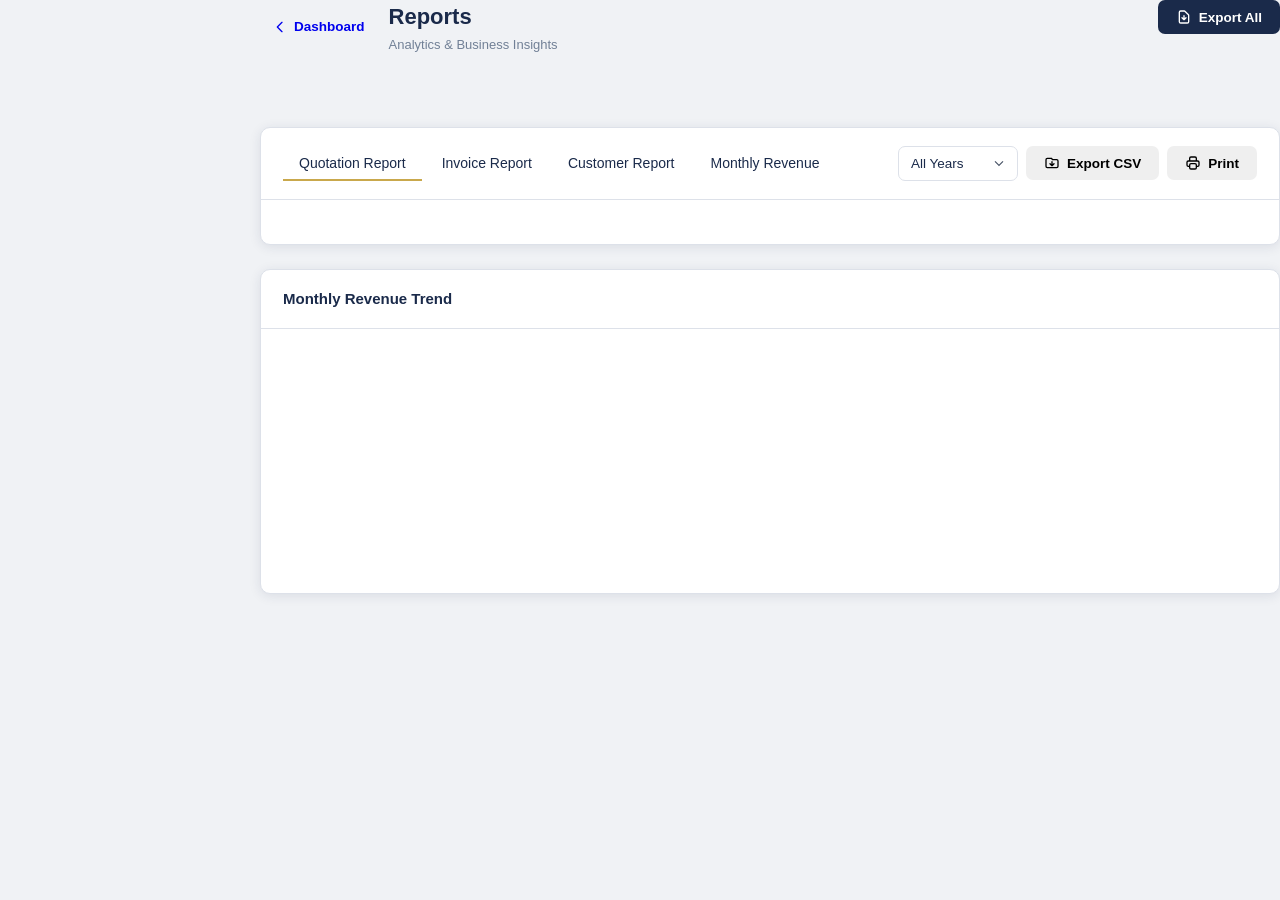
<file: reports.html>
<!DOCTYPE html>
<html lang="en">
<head>
<meta charset="UTF-8">
<meta name="viewport" content="width=device-width, initial-scale=1.0">
<title>Reports - IWY Designs ERP</title>
<link rel="stylesheet" href="css/style.css">
</head>
<body>
<div class="app-layout">
  <div id="nav-placeholder"></div>
  <main class="main-content">
    <div class="page-header">
      <div style="display:flex;align-items:center;gap:12px">
        <a href="dashboard.html" class="btn btn-ghost" style="padding:8px 12px;display:flex;align-items:center;gap:6px;text-decoration:none">
          <svg fill="none" viewBox="0 0 24 24" stroke="currentColor" width="16" height="16"><path stroke-linecap="round" stroke-linejoin="round" stroke-width="2" d="M15 19l-7-7 7-7"/></svg>
          Dashboard
        </a>
        <div>
          <h1 class="page-title">Reports</h1>
          <p class="page-subtitle">Analytics & Business Insights</p>
        </div>
      </div>
      <button class="btn btn-primary" onclick="exportAllCSV()">
        <svg fill="none" viewBox="0 0 24 24" stroke="currentColor"><path stroke-linecap="round" stroke-linejoin="round" stroke-width="2" d="M12 10v6m0 0l-3-3m3 3l3-3m2 8H7a2 2 0 01-2-2V5a2 2 0 012-2h5.586a1 1 0 01.707.293l5.414 5.414a1 1 0 01.293.707V19a2 2 0 01-2 2z"/></svg>
        Export All
      </button>
    </div>

    <!-- Summary Cards -->
    <div class="stats-grid" id="summaryCards"></div>

    <!-- Report Tabs -->
    <div class="card" style="margin-top:24px">
      <div class="card-header">
        <div class="tab-group" id="reportTabs">
          <button class="tab-btn active" onclick="switchTab('quotation')">Quotation Report</button>
          <button class="tab-btn" onclick="switchTab('invoice')">Invoice Report</button>
          <button class="tab-btn" onclick="switchTab('customer')">Customer Report</button>
          <button class="tab-btn" onclick="switchTab('revenue')">Monthly Revenue</button>
        </div>
        <div style="display:flex;gap:8px;align-items:center">
          <select class="form-control" id="filterYear" onchange="renderCurrentTab()" style="width:120px">
            <option value="">All Years</option>
          </select>
          <button class="btn btn-ghost" onclick="exportCurrentTab()">
            <svg fill="none" viewBox="0 0 24 24" stroke="currentColor"><path stroke-linecap="round" stroke-linejoin="round" stroke-width="2" d="M12 10v6m0 0l-3-3m3 3l3-3M3 17V7a2 2 0 012-2h6l2 2h6a2 2 0 012 2v8a2 2 0 01-2 2H5a2 2 0 01-2-2z"/></svg>
            Export CSV
          </button>
          <button class="btn btn-ghost" onclick="printReport()">
            <svg fill="none" viewBox="0 0 24 24" stroke="currentColor"><path stroke-linecap="round" stroke-linejoin="round" stroke-width="2" d="M17 17h2a2 2 0 002-2v-4a2 2 0 00-2-2H5a2 2 0 00-2 2v4a2 2 0 002 2h2m2 4h6a2 2 0 002-2v-4a2 2 0 00-2-2H9a2 2 0 00-2 2v4a2 2 0 002 2zm8-12V5a2 2 0 00-2-2H9a2 2 0 00-2 2v4h10z"/></svg>
            Print
          </button>
        </div>
      </div>
      <div class="card-body">
        <div id="reportContent"></div>
      </div>
    </div>

    <!-- Revenue Chart -->
    <div class="card" style="margin-top:24px" id="revenueChartCard">
      <div class="card-header">
        <h3 class="card-title">Monthly Revenue Trend</h3>
      </div>
      <div class="card-body">
        <div id="revenueChart" style="height:220px;display:flex;align-items:flex-end;gap:8px;padding:16px 0"></div>
      </div>
    </div>
  </main>
</div>

<style>
.tab-group { display:flex; gap:4px; flex-wrap:wrap; }
.tab-btn { padding:8px 16px; border:none; background:transparent; color:var(--gray-500); font-size:14px; font-weight:500; cursor:pointer; border-bottom:2px solid transparent; transition:all .2s; }
.tab-btn.active { color:var(--navy); border-bottom-color:var(--gold); }
.tab-btn:hover:not(.active) { color:var(--navy); }
.card-header { display:flex; justify-content:space-between; align-items:center; flex-wrap:wrap; gap:12px; }
.report-table { width:100%; border-collapse:collapse; font-size:13px; }
.report-table th { background:var(--navy); color:#fff; padding:10px 12px; text-align:left; font-weight:500; font-size:12px; text-transform:uppercase; letter-spacing:.05em; }
.report-table td { padding:10px 12px; border-bottom:1px solid var(--gray-100); color:var(--gray-700); }
.report-table tr:hover td { background:var(--gray-50); }
.report-table .amount { text-align:right; font-weight:500; color:var(--navy); }
.status-badge.status-paid { background:#d1fae5; color:#065f46; }
.status-badge.status-unpaid { background:#fee2e2; color:#991b1b; }
.status-badge.status-partial { background:#fef3c7; color:#92400e; }
.status-badge.status-cancelled { background:#f3f4f6; color:#374151; }
.bar-wrap { display:flex; flex-direction:column; align-items:center; gap:4px; flex:1; min-width:30px; }
.bar { background:linear-gradient(180deg,var(--gold),#b8952e); border-radius:4px 4px 0 0; min-height:4px; width:100%; transition:height .5s; }
.bar-label { font-size:10px; color:var(--gray-500); writing-mode:vertical-rl; transform:rotate(180deg); white-space:nowrap; }
.bar-val { font-size:10px; color:var(--navy); font-weight:600; }
.summary-row { display:flex; gap:16px; flex-wrap:wrap; margin-bottom:20px; }
.summary-chip { background:var(--gray-50); border:1px solid var(--gray-200); border-radius:8px; padding:12px 16px; min-width:140px; }
.summary-chip .chip-label { font-size:11px; color:var(--gray-500); text-transform:uppercase; letter-spacing:.05em; }
.summary-chip .chip-val { font-size:20px; font-weight:700; color:var(--navy); margin-top:2px; }
.empty-state { text-align:center; padding:48px; color:var(--gray-400); }
</style>

<script src="js/logos.js"></script>
<script src="js/auth.js"></script>
<script src="js/store.js"></script>
<script src="js/utils.js"></script>
<script src="js/nav.js"></script>
<script>
AUTH.requireLogin();
document.getElementById('nav-placeholder').innerHTML = buildNav('reports');
initMobileMenu();

let currentTab = 'quotation';

function init() {
  populateYears();
  renderSummaryCards();
  renderCurrentTab();
  renderRevenueChart();
}

function populateYears() {
  const q = STORE.getAllQuotations();
  const inv = STORE.getAllInvoices();
  const years = new Set();
  [...q, ...inv].forEach(r => {
    const y = (r.date || '').substring(0, 4);
    if (y) years.add(y);
  });
  const sel = document.getElementById('filterYear');
  [...years].sort().reverse().forEach(y => {
    sel.innerHTML += `<option value="${y}">${y}</option>`;
  });
}

function renderSummaryCards() {
  const customers = STORE.getAllCustomers();
  const quotations = STORE.getAllQuotations();
  const invoices = STORE.getAllInvoices();
  const s = STORE.getSettings();
  const totalRev = invoices.filter(i => i.status === 'Paid').reduce((a, b) => a + (b.grandTotal || 0), 0);
  const pendingAmt = invoices.filter(i => i.status === 'Unpaid' || i.status === 'Partial').reduce((a, b) => a + (b.grandTotal || 0), 0);

  document.getElementById('summaryCards').innerHTML = [
    { label: 'Total Customers', value: customers.length, sub: 'Registered clients', color: 'var(--navy)' },
    { label: 'Total Quotations', value: quotations.length, sub: `${quotations.filter(q => q.status === 'Pending').length} pending`, color: '#0369a1' },
    { label: 'Total Invoices', value: invoices.length, sub: `${invoices.filter(i => i.status === 'Paid').length} paid`, color: '#065f46' },
    { label: 'Total Revenue', value: s.currency + UTILS.formatNumber(totalRev), sub: s.currency + UTILS.formatNumber(pendingAmt) + ' pending', color: '#92400e' },
  ].map(c => `
    <div class="stat-card">
      <div class="stat-label">${c.label}</div>
      <div class="stat-value" style="color:${c.color}">${c.value}</div>
      <div class="stat-sub">${c.sub}</div>
    </div>
  `).join('');
}

function switchTab(tab) {
  currentTab = tab;
  document.querySelectorAll('.tab-btn').forEach((b, i) => {
    b.classList.toggle('active', ['quotation','invoice','customer','revenue'][i] === tab);
  });
  const chartCard = document.getElementById('revenueChartCard');
  chartCard.style.display = tab === 'revenue' ? 'block' : 'none';
  renderCurrentTab();
}

function renderCurrentTab() {
  const year = document.getElementById('filterYear').value;
  if (currentTab === 'quotation') renderQuotationReport(year);
  else if (currentTab === 'invoice') renderInvoiceReport(year);
  else if (currentTab === 'customer') renderCustomerReport(year);
  else renderRevenueReport(year);
}

function filterByYear(records, year) {
  if (!year) return records;
  return records.filter(r => (r.date || '').startsWith(year));
}

function renderQuotationReport(year) {
  const data = filterByYear(STORE.getAllQuotations(), year);
  const s = STORE.getSettings();
  const total = data.reduce((a, b) => a + (b.grandTotal || 0), 0);
  const html = `
    <div class="summary-row">
      <div class="summary-chip"><div class="chip-label">Total</div><div class="chip-val">${data.length}</div></div>
      <div class="summary-chip"><div class="chip-label">Value</div><div class="chip-val">${s.currency}${UTILS.formatNumber(total)}</div></div>
      <div class="summary-chip"><div class="chip-label">Pending</div><div class="chip-val">${data.filter(q=>q.status==='Pending').length}</div></div>
      <div class="summary-chip"><div class="chip-label">Invoiced</div><div class="chip-val">${data.filter(q=>q.status==='Invoiced').length}</div></div>
    </div>
    ${data.length ? `<table class="report-table">
      <thead><tr><th>Quotation No</th><th>Date</th><th>Customer</th><th>Project</th><th>Status</th><th class="amount">Amount</th></tr></thead>
      <tbody>${data.sort((a,b) => b.date > a.date ? 1 : -1).map(q => `
        <tr>
          <td><a href="quotations.html?id=${q.id}" style="color:var(--navy);font-weight:600">${q.quotationNo || '-'}</a></td>
          <td>${UTILS.formatDate(q.date)}</td>
          <td>${q.customerName || '-'}</td>
          <td>${q.projectName || '-'}</td>
          <td><span class="status-badge status-${(q.status||'pending').toLowerCase()}">${q.status || 'Pending'}</span></td>
          <td class="amount">${s.currency}${UTILS.formatNumber(q.grandTotal||0)}</td>
        </tr>`).join('')}
      </tbody>
    </table>` : '<div class="empty-state">No quotations found</div>'}`;
  document.getElementById('reportContent').innerHTML = html;
}

function renderInvoiceReport(year) {
  const data = filterByYear(STORE.getAllInvoices(), year);
  const s = STORE.getSettings();
  const paid = data.filter(i => i.status === 'Paid').reduce((a,b) => a+(b.grandTotal||0), 0);
  const pending = data.filter(i => i.status !== 'Paid' && i.status !== 'Cancelled').reduce((a,b) => a+(b.grandTotal||0), 0);
  const html = `
    <div class="summary-row">
      <div class="summary-chip"><div class="chip-label">Total Invoices</div><div class="chip-val">${data.length}</div></div>
      <div class="summary-chip"><div class="chip-label">Collected</div><div class="chip-val">${s.currency}${UTILS.formatNumber(paid)}</div></div>
      <div class="summary-chip"><div class="chip-label">Outstanding</div><div class="chip-val">${s.currency}${UTILS.formatNumber(pending)}</div></div>
      <div class="summary-chip"><div class="chip-label">Paid</div><div class="chip-val">${data.filter(i=>i.status==='Paid').length}</div></div>
    </div>
    ${data.length ? `<table class="report-table">
      <thead><tr><th>Invoice No</th><th>Date</th><th>Customer</th><th>Project</th><th>Quotation Ref</th><th>Status</th><th class="amount">Amount</th></tr></thead>
      <tbody>${data.sort((a,b) => b.date > a.date ? 1 : -1).map(inv => `
        <tr>
          <td><strong>${inv.invoiceNo || '-'}</strong></td>
          <td>${UTILS.formatDate(inv.date)}</td>
          <td>${inv.customerName || '-'}</td>
          <td>${inv.projectName || '-'}</td>
          <td>${inv.quotationNo || '-'}</td>
          <td><span class="status-badge status-${(inv.status||'unpaid').toLowerCase()}">${inv.status || 'Unpaid'}</span></td>
          <td class="amount">${s.currency}${UTILS.formatNumber(inv.grandTotal||0)}</td>
        </tr>`).join('')}
      </tbody>
    </table>` : '<div class="empty-state">No invoices found</div>'}`;
  document.getElementById('reportContent').innerHTML = html;
}

function renderCustomerReport(year) {
  const customers = STORE.getAllCustomers();
  const quotations = STORE.getAllQuotations();
  const invoices = STORE.getAllInvoices();
  const s = STORE.getSettings();

  const rows = customers.map(c => {
    const cq = filterByYear(quotations.filter(q => q.customerId === c.id), year);
    const ci = filterByYear(invoices.filter(i => i.customerId === c.id), year);
    const revenue = ci.filter(i => i.status === 'Paid').reduce((a,b) => a+(b.grandTotal||0), 0);
    return { ...c, qCount: cq.length, iCount: ci.length, revenue };
  }).sort((a,b) => b.revenue - a.revenue);

  const html = `
    <div class="summary-row">
      <div class="summary-chip"><div class="chip-label">Total Customers</div><div class="chip-val">${customers.length}</div></div>
      <div class="summary-chip"><div class="chip-label">Active</div><div class="chip-val">${rows.filter(r=>r.qCount>0||r.iCount>0).length}</div></div>
    </div>
    ${rows.length ? `<table class="report-table">
      <thead><tr><th>Customer</th><th>Company</th><th>City</th><th>Quotations</th><th>Invoices</th><th class="amount">Revenue</th></tr></thead>
      <tbody>${rows.map(c => `
        <tr>
          <td><strong>${c.name}</strong><br><small style="color:var(--gray-400)">${c.phone||''}</small></td>
          <td>${c.company || '-'}</td>
          <td>${c.city || '-'}</td>
          <td style="text-align:center">${c.qCount}</td>
          <td style="text-align:center">${c.iCount}</td>
          <td class="amount">${s.currency}${UTILS.formatNumber(c.revenue)}</td>
        </tr>`).join('')}
      </tbody>
    </table>` : '<div class="empty-state">No customers found</div>'}`;
  document.getElementById('reportContent').innerHTML = html;
}

function renderRevenueReport(year) {
  const invoices = STORE.getAllInvoices();
  const s = STORE.getSettings();
  const byMonth = {};
  filterByYear(invoices, year).forEach(inv => {
    const ym = (inv.date || '').substring(0, 7);
    if (!ym) return;
    if (!byMonth[ym]) byMonth[ym] = { total: 0, paid: 0, count: 0 };
    byMonth[ym].total += inv.grandTotal || 0;
    if (inv.status === 'Paid') byMonth[ym].paid += inv.grandTotal || 0;
    byMonth[ym].count++;
  });
  const months = Object.keys(byMonth).sort();
  const html = `
    ${months.length ? `<table class="report-table">
      <thead><tr><th>Month</th><th>Invoices</th><th class="amount">Total Billed</th><th class="amount">Collected</th><th class="amount">Outstanding</th></tr></thead>
      <tbody>${months.map(ym => {
        const d = byMonth[ym];
        const [y, m] = ym.split('-');
        const mn = new Date(y, m-1).toLocaleString('en', {month:'long', year:'numeric'});
        return `<tr>
          <td><strong>${mn}</strong></td>
          <td style="text-align:center">${d.count}</td>
          <td class="amount">${s.currency}${UTILS.formatNumber(d.total)}</td>
          <td class="amount" style="color:#065f46">${s.currency}${UTILS.formatNumber(d.paid)}</td>
          <td class="amount" style="color:#991b1b">${s.currency}${UTILS.formatNumber(d.total-d.paid)}</td>
        </tr>`;
      }).join('')}
      </tbody>
      <tfoot><tr style="background:var(--gray-50)">
        <td><strong>Total</strong></td>
        <td style="text-align:center"><strong>${months.reduce((a,m)=>a+byMonth[m].count,0)}</strong></td>
        <td class="amount"><strong>${s.currency}${UTILS.formatNumber(months.reduce((a,m)=>a+byMonth[m].total,0))}</strong></td>
        <td class="amount" style="color:#065f46"><strong>${s.currency}${UTILS.formatNumber(months.reduce((a,m)=>a+byMonth[m].paid,0))}</strong></td>
        <td class="amount" style="color:#991b1b"><strong>${s.currency}${UTILS.formatNumber(months.reduce((a,m)=>a+byMonth[m].total-byMonth[m].paid,0))}</strong></td>
      </tr></tfoot>
    </table>` : '<div class="empty-state">No revenue data found</div>'}`;
  document.getElementById('reportContent').innerHTML = html;
}

function renderRevenueChart() {
  const invoices = STORE.getAllInvoices();
  const s = STORE.getSettings();
  const byMonth = {};
  invoices.forEach(inv => {
    const ym = (inv.date || '').substring(0, 7);
    if (!ym) return;
    if (!byMonth[ym]) byMonth[ym] = 0;
    byMonth[ym] += inv.grandTotal || 0;
  });
  const months = Object.keys(byMonth).sort().slice(-12);
  if (!months.length) { document.getElementById('revenueChartCard').style.display = 'none'; return; }
  const max = Math.max(...months.map(m => byMonth[m]));
  const el = document.getElementById('revenueChart');
  el.innerHTML = months.map(ym => {
    const [y, m] = ym.split('-');
    const mn = new Date(y, m-1).toLocaleString('en', {month:'short'});
    const pct = max ? (byMonth[ym]/max*180) : 0;
    return `<div class="bar-wrap">
      <div class="bar-val">${s.currency}${UTILS.formatNumber(byMonth[ym]/1000)}K</div>
      <div class="bar" style="height:${pct}px"></div>
      <div class="bar-label">${mn} ${y.slice(2)}</div>
    </div>`;
  }).join('');
}

function exportCurrentTab() {
  const year = document.getElementById('filterYear').value;
  if (currentTab === 'quotation') exportQuotationsCSV(year);
  else if (currentTab === 'invoice') exportInvoicesCSV(year);
  else if (currentTab === 'customer') exportCustomersCSV();
  else exportRevenueCSV(year);
}

function exportAllCSV() {
  exportQuotationsCSV('');
  setTimeout(() => exportInvoicesCSV(''), 500);
  setTimeout(() => exportCustomersCSV(), 1000);
}

function exportQuotationsCSV(year) {
  const data = filterByYear(STORE.getAllQuotations(), year);
  const csv = ['Quotation No,Date,Customer,Project,Status,Amount'].concat(
    data.map(q => `"${q.quotationNo||''}","${q.date||''}","${q.customerName||''}","${q.projectName||''}","${q.status||''}","${q.grandTotal||0}"`)
  ).join('\n');
  UTILS.downloadCSV(csv, `IWY_Quotations_${year||'All'}.csv`);
}

function exportInvoicesCSV(year) {
  const data = filterByYear(STORE.getAllInvoices(), year);
  const csv = ['Invoice No,Date,Customer,Project,Quotation Ref,Status,Amount'].concat(
    data.map(i => `"${i.invoiceNo||''}","${i.date||''}","${i.customerName||''}","${i.projectName||''}","${i.quotationNo||''}","${i.status||''}","${i.grandTotal||0}"`)
  ).join('\n');
  UTILS.downloadCSV(csv, `IWY_Invoices_${year||'All'}.csv`);
}

function exportCustomersCSV() {
  const data = STORE.getAllCustomers();
  const csv = ['Name,Company,Phone,Email,City,State'].concat(
    data.map(c => `"${c.name||''}","${c.company||''}","${c.phone||''}","${c.email||''}","${c.city||''}","${c.state||''}"`)
  ).join('\n');
  UTILS.downloadCSV(csv, 'IWY_Customers.csv');
}

function exportRevenueCSV(year) {
  const invoices = STORE.getAllInvoices();
  const byMonth = {};
  filterByYear(invoices, year).forEach(inv => {
    const ym = (inv.date || '').substring(0, 7);
    if (!ym) return;
    if (!byMonth[ym]) byMonth[ym] = { total: 0, paid: 0, count: 0 };
    byMonth[ym].total += inv.grandTotal || 0;
    if (inv.status === 'Paid') byMonth[ym].paid += inv.grandTotal || 0;
    byMonth[ym].count++;
  });
  const csv = ['Month,Invoices,Total Billed,Collected,Outstanding'].concat(
    Object.keys(byMonth).sort().map(ym => {
      const d = byMonth[ym];
      return `"${ym}","${d.count}","${d.total}","${d.paid}","${d.total-d.paid}"`;
    })
  ).join('\n');
  UTILS.downloadCSV(csv, `IWY_Revenue_${year||'All'}.csv`);
}

function printReport() { window.print(); }

init();
</script>
</body>
</html>
</file>
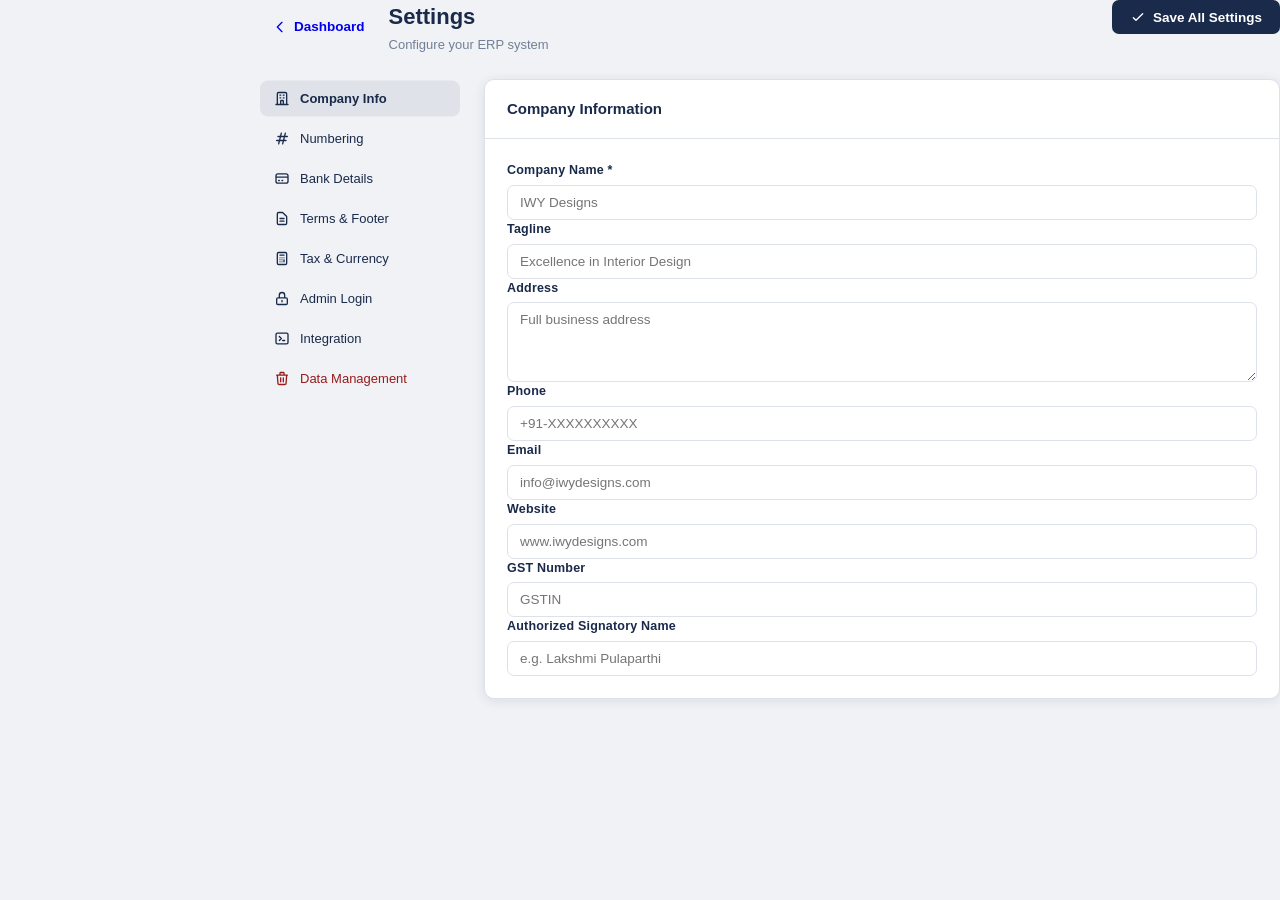
<file: settings.html>
<!DOCTYPE html>
<html lang="en">
<head>
<meta charset="UTF-8">
<meta name="viewport" content="width=device-width, initial-scale=1.0">
<title>Settings - IWY Designs ERP</title>
<link rel="stylesheet" href="css/style.css">
</head>
<body>
<div class="app-layout">
  <div id="nav-placeholder"></div>
  <main class="main-content">
    <div class="page-header">
      <div style="display:flex;align-items:center;gap:12px">
        <a href="dashboard.html" class="btn btn-ghost" style="padding:8px 12px;display:flex;align-items:center;gap:6px;text-decoration:none">
          <svg fill="none" viewBox="0 0 24 24" stroke="currentColor" width="16" height="16"><path stroke-linecap="round" stroke-linejoin="round" stroke-width="2" d="M15 19l-7-7 7-7"/></svg>
          Dashboard
        </a>
        <div>
          <h1 class="page-title">Settings</h1>
          <p class="page-subtitle">Configure your ERP system</p>
        </div>
      </div>
      <button class="btn btn-primary" onclick="saveAllSettings()">
        <svg fill="none" viewBox="0 0 24 24" stroke="currentColor"><path stroke-linecap="round" stroke-linejoin="round" stroke-width="2" d="M5 13l4 4L19 7"/></svg>
        Save All Settings
      </button>
    </div>

    <div class="settings-layout">
      <!-- Settings Tabs -->
      <div class="settings-sidebar">
        <button class="settings-tab active" onclick="showSection('company', this)">
          <svg fill="none" viewBox="0 0 24 24" stroke="currentColor"><path stroke-linecap="round" stroke-linejoin="round" stroke-width="2" d="M19 21V5a2 2 0 00-2-2H7a2 2 0 00-2 2v16m14 0h2m-2 0h-5m-9 0H3m2 0h5M9 7h1m-1 4h1m4-4h1m-1 4h1m-5 10v-5a1 1 0 011-1h2a1 1 0 011 1v5m-4 0h4"/></svg>
          Company Info
        </button>
        <button class="settings-tab" onclick="showSection('numbering', this)">
          <svg fill="none" viewBox="0 0 24 24" stroke="currentColor"><path stroke-linecap="round" stroke-linejoin="round" stroke-width="2" d="M7 20l4-16m2 16l4-16M6 9h14M4 15h14"/></svg>
          Numbering
        </button>
        <button class="settings-tab" onclick="showSection('bank', this)">
          <svg fill="none" viewBox="0 0 24 24" stroke="currentColor"><path stroke-linecap="round" stroke-linejoin="round" stroke-width="2" d="M3 10h18M7 15h1m4 0h1m-7 4h12a3 3 0 003-3V8a3 3 0 00-3-3H6a3 3 0 00-3 3v8a3 3 0 003 3z"/></svg>
          Bank Details
        </button>
        <button class="settings-tab" onclick="showSection('terms', this)">
          <svg fill="none" viewBox="0 0 24 24" stroke="currentColor"><path stroke-linecap="round" stroke-linejoin="round" stroke-width="2" d="M9 12h6m-6 4h6m2 5H7a2 2 0 01-2-2V5a2 2 0 012-2h5.586a1 1 0 01.707.293l5.414 5.414a1 1 0 01.293.707V19a2 2 0 01-2 2z"/></svg>
          Terms & Footer
        </button>
        <button class="settings-tab" onclick="showSection('gst', this)">
          <svg fill="none" viewBox="0 0 24 24" stroke="currentColor"><path stroke-linecap="round" stroke-linejoin="round" stroke-width="2" d="M9 7h6m0 10v-3m-3 3h.01M9 17h.01M9 14h.01M12 14h.01M15 11h.01M12 11h.01M9 11h.01M7 21h10a2 2 0 002-2V5a2 2 0 00-2-2H7a2 2 0 00-2 2v14a2 2 0 002 2z"/></svg>
          Tax & Currency
        </button>
        <button class="settings-tab" onclick="showSection('admin', this)">
          <svg fill="none" viewBox="0 0 24 24" stroke="currentColor"><path stroke-linecap="round" stroke-linejoin="round" stroke-width="2" d="M12 15v2m-6 4h12a2 2 0 002-2v-6a2 2 0 00-2-2H6a2 2 0 00-2 2v6a2 2 0 002 2zm10-10V7a4 4 0 00-8 0v4h8z"/></svg>
          Admin Login
        </button>
        <button class="settings-tab" onclick="showSection('integration', this)">
          <svg fill="none" viewBox="0 0 24 24" stroke="currentColor"><path stroke-linecap="round" stroke-linejoin="round" stroke-width="2" d="M8 9l3 3-3 3m5 0h3M5 20h14a2 2 0 002-2V6a2 2 0 00-2-2H5a2 2 0 00-2 2v12a2 2 0 002 2z"/></svg>
          Integration
        </button>
        <button class="settings-tab danger-tab" onclick="showSection('data', this)">
          <svg fill="none" viewBox="0 0 24 24" stroke="currentColor"><path stroke-linecap="round" stroke-linejoin="round" stroke-width="2" d="M19 7l-.867 12.142A2 2 0 0116.138 21H7.862a2 2 0 01-1.995-1.858L5 7m5 4v6m4-6v6m1-10V4a1 1 0 00-1-1h-4a1 1 0 00-1 1v3M4 7h16"/></svg>
          Data Management
        </button>
      </div>

      <!-- Sections -->
      <div class="settings-content">

        <!-- Company Info -->
        <div class="settings-section active" id="section-company">
          <div class="card">
            <div class="card-header"><h3 class="card-title">Company Information</h3></div>
            <div class="card-body">
              <div class="form-row">
                <div class="form-group">
                  <label class="form-label">Company Name *</label>
                  <input type="text" class="form-control" id="s-companyName" placeholder="IWY Designs">
                </div>
                <div class="form-group">
                  <label class="form-label">Tagline</label>
                  <input type="text" class="form-control" id="s-tagline" placeholder="Excellence in Interior Design">
                </div>
              </div>
              <div class="form-group">
                <label class="form-label">Address</label>
                <textarea class="form-control" id="s-address" rows="3" placeholder="Full business address"></textarea>
              </div>
              <div class="form-row">
                <div class="form-group">
                  <label class="form-label">Phone</label>
                  <input type="text" class="form-control" id="s-phone" placeholder="+91-XXXXXXXXXX">
                </div>
                <div class="form-group">
                  <label class="form-label">Email</label>
                  <input type="text" class="form-control" id="s-email" placeholder="info@iwydesigns.com">
                </div>
              </div>
              <div class="form-row">
                <div class="form-group">
                  <label class="form-label">Website</label>
                  <input type="text" class="form-control" id="s-website" placeholder="www.iwydesigns.com">
                </div>
                <div class="form-group">
                  <label class="form-label">GST Number</label>
                  <input type="text" class="form-control" id="s-gst" placeholder="GSTIN">
                </div>
              </div>
              <div class="form-group">
                <label class="form-label">Authorized Signatory Name</label>
                <input type="text" class="form-control" id="s-authorizedSignatory" placeholder="e.g. Lakshmi Pulaparthi">
              </div>
            </div>
          </div>
        </div>

        <!-- Numbering -->
        <div class="settings-section" id="section-numbering">
          <div class="card">
            <div class="card-header"><h3 class="card-title">Document Numbering</h3></div>
            <div class="card-body">
              <div class="form-row">
                <div class="form-group">
                  <label class="form-label">Quotation Prefix</label>
                  <input type="text" class="form-control" id="s-quotationPrefix" placeholder="IWY-Q-">
                </div>
                <div class="form-group">
                  <label class="form-label">Current Quotation Counter</label>
                  <input type="number" class="form-control" id="s-quotationCounter" min="1">
                </div>
              </div>
              <div class="form-row">
                <div class="form-group">
                  <label class="form-label">Invoice Prefix</label>
                  <input type="text" class="form-control" id="s-invoicePrefix" placeholder="IWY-INV-">
                </div>
                <div class="form-group">
                  <label class="form-label">Current Invoice Counter</label>
                  <input type="number" class="form-control" id="s-invoiceCounter" min="1">
                </div>
              </div>
              <div class="form-row">
                <div class="form-group">
                  <label class="form-label">Default Validity (Days)</label>
                  <input type="number" class="form-control" id="s-defaultValidity" min="1" max="365">
                </div>
              </div>
              <div class="alert alert-info" style="margin-top:16px">
                <strong>Note:</strong> Changing the counter affects the next document number generated.
                Preview: <span id="qPreview">—</span> / <span id="iPreview">—</span>
              </div>
            </div>
          </div>
        </div>

        <!-- Bank Details -->
        <div class="settings-section" id="section-bank">
          <div class="card">
            <div class="card-header"><h3 class="card-title">Bank Details</h3></div>
            <div class="card-body">
              <div class="form-row">
                <div class="form-group">
                  <label class="form-label">Bank Name</label>
                  <input type="text" class="form-control" id="s-bankName" placeholder="Bank name">
                </div>
                <div class="form-group">
                  <label class="form-label">Account Holder</label>
                  <input type="text" class="form-control" id="s-accountHolder" placeholder="Account holder name">
                </div>
              </div>
              <div class="form-row">
                <div class="form-group">
                  <label class="form-label">Account Number</label>
                  <input type="text" class="form-control" id="s-accountNo" placeholder="Account number">
                </div>
                <div class="form-group">
                  <label class="form-label">IFSC Code</label>
                  <input type="text" class="form-control" id="s-ifsc" placeholder="IFSC code">
                </div>
              </div>
            </div>
          </div>
        </div>

        <!-- Terms & Footer -->
        <div class="settings-section" id="section-terms">
          <div class="card">
            <div class="card-header"><h3 class="card-title">Terms & Conditions</h3></div>
            <div class="card-body">
              <div class="form-group">
                <label class="form-label">Default Terms & Conditions</label>
                <textarea class="form-control" id="s-defaultTerms" rows="6" placeholder="Enter terms and conditions..."></textarea>
                <small class="form-hint">These appear on all quotations and invoices by default</small>
              </div>
              <div class="form-group">
                <label class="form-label">Default Payment Terms</label>
                <textarea class="form-control" id="s-defaultPaymentTerms" rows="4" placeholder="Enter payment terms..."></textarea>
              </div>
              <div class="form-group">
                <label class="form-label">Footer Note</label>
                <input type="text" class="form-control" id="s-footerNote" placeholder="Thank you message or footer text">
              </div>
            </div>
          </div>
        </div>

        <!-- Tax & Currency -->
        <div class="settings-section" id="section-gst">
          <div class="card">
            <div class="card-header"><h3 class="card-title">Tax & Currency</h3></div>
            <div class="card-body">
              <div class="form-row">
                <div class="form-group">
                  <label class="form-label">Default GST %</label>
                  <input type="number" class="form-control" id="s-defaultGST" min="0" max="100" step="0.5">
                </div>
                <div class="form-group">
                  <label class="form-label">Currency Symbol</label>
                  <select class="form-control" id="s-currency">
                    <option value="₹">₹ Indian Rupee</option>
                    <option value="$">$ US Dollar</option>
                    <option value="€">€ Euro</option>
                    <option value="£">£ British Pound</option>
                    <option value="AED">AED Dirham</option>
                  </select>
                </div>
              </div>
            </div>
          </div>
        </div>

        <!-- Admin Login -->
        <div class="settings-section" id="section-admin">
          <div class="card">
            <div class="card-header"><h3 class="card-title">Admin Credentials</h3></div>
            <div class="card-body">
              <div class="alert alert-warning" style="margin-bottom:20px">
                <strong>Note:</strong> Leave the password fields blank to keep the current password unchanged.
              </div>
              <div class="form-row">
                <div class="form-group">
                  <label class="form-label">Admin Name</label>
                  <input type="text" class="form-control" id="s-adminName" placeholder="Full name">
                </div>
                <div class="form-group">
                  <label class="form-label">Username</label>
                  <input type="text" class="form-control" id="s-adminUsername">
                </div>
              </div>
              <div class="form-row">
                <div class="form-group">
                  <label class="form-label">New Password <span style="color:var(--gray-400);font-weight:400">(optional)</span></label>
                  <input type="password" class="form-control" id="s-adminPassword" placeholder="Leave blank to keep current" autocomplete="off" readonly onfocus="this.removeAttribute('readonly')">
                </div>
                <div class="form-group">
                  <label class="form-label">Confirm New Password</label>
                  <input type="password" class="form-control" id="s-adminPasswordConfirm" placeholder="Repeat only if changing" autocomplete="off" readonly onfocus="this.removeAttribute('readonly')">
                </div>
              </div>
              <p id="pw-status" style="font-size:13px;margin-top:8px;min-height:20px"></p>
            </div>
          </div>
        </div>

        <!-- Integration -->
        <div class="settings-section" id="section-integration">
          <div class="card">
            <div class="card-header"><h3 class="card-title">Google Sheets Integration</h3></div>
            <div class="card-body">
              <div class="alert alert-info" style="margin-bottom:20px">
                <strong>Optional:</strong> Connect to Google Apps Script to backup data to Google Sheets. Leave blank to use local storage only.
              </div>
              <div class="form-group">
                <label class="form-label">Google Apps Script Web App URL</label>
                <!-- type="text" intentionally — type="url" causes browsers to clear the value if it fails internal validation -->
                <input type="text" class="form-control" id="s-googleScriptUrl"
                  placeholder="https://script.google.com/macros/s/..." spellcheck="false" autocomplete="off">
                <small class="form-hint">Paste the full Web App URL from your Apps Script deployment</small>
              </div>
              <div style="margin-top:16px;display:flex;align-items:center;gap:12px;flex-wrap:wrap">
                <button class="btn btn-secondary" onclick="saveUrlOnly()">Save URL</button>
                <button class="btn btn-ghost" onclick="testConnection()">Test Connection</button>
                <span id="connStatus" style="font-size:13px"></span>
              </div>
              <div style="margin-top:24px;padding-top:24px;border-top:1px solid var(--gray-200)">
                <h4 style="font-size:14px;font-weight:600;color:var(--navy);margin-bottom:12px">Quick Setup Steps</h4>
                <ol style="font-size:13px;color:var(--gray-600);line-height:2;padding-left:20px">
                  <li>Go to <strong>script.google.com</strong> → New project</li>
                  <li>Paste Code.gs, API.gs, Sheets.gs from the <code>apps-script/</code> folder</li>
                  <li>Run the <code>setup()</code> function once to create the spreadsheet</li>
                  <li>Deploy → New Deployment → Web app → Execute as: <strong>Me</strong> → Who has access: <strong>Anyone</strong></li>
                  <li>Copy the Web App URL, paste above, click <strong>Save URL</strong></li>
                </ol>
              </div>
            </div>
          </div>
        </div>

        <!-- Data Management -->
        <div class="settings-section" id="section-data">
          <div class="card">
            <div class="card-header"><h3 class="card-title">Data Management</h3></div>
            <div class="card-body">
              <div style="display:flex;flex-direction:column;gap:20px">
                <div class="data-action-card">
                  <div>
                    <h4>Export All Data</h4>
                    <p>Download a complete backup of all customers, quotations, and invoices as JSON</p>
                  </div>
                  <button class="btn btn-secondary" onclick="exportData()">Export JSON</button>
                </div>
                <div class="data-action-card">
                  <div>
                    <h4>Import Data</h4>
                    <p>Restore data from a previously exported JSON backup file</p>
                  </div>
                  <label class="btn btn-secondary" style="cursor:pointer">
                    Import JSON
                    <input type="file" accept=".json" onchange="importData(this)" style="display:none">
                  </label>
                </div>
                <div class="data-action-card danger">
                  <div>
                    <h4 style="color:#991b1b">Reset All Data</h4>
                    <p style="color:#7f1d1d">⚠️ This permanently deletes ALL customers, quotations, invoices and resets settings to defaults.</p>
                  </div>
                  <button class="btn btn-danger" onclick="resetData()">Reset Everything</button>
                </div>
              </div>
            </div>
          </div>
        </div>

      </div><!-- /settings-content -->
    </div><!-- /settings-layout -->
  </main>
</div>

<style>
.settings-layout { display:flex; gap:24px; align-items:flex-start; }
.settings-sidebar { width:200px; flex-shrink:0; display:flex; flex-direction:column; gap:4px; position:sticky; top:80px; }
.settings-tab { display:flex; align-items:center; gap:10px; padding:10px 14px; border:none; background:transparent; color:var(--gray-600); font-size:13px; font-weight:500; cursor:pointer; border-radius:8px; text-align:left; width:100%; transition:all .2s; }
.settings-tab svg { width:16px; height:16px; flex-shrink:0; }
.settings-tab:hover { background:var(--gray-100); color:var(--navy); }
.settings-tab.active { background:rgba(26,42,74,0.08); color:var(--navy); font-weight:600; }
.settings-tab.danger-tab { color:#991b1b; }
.settings-tab.danger-tab:hover { background:#fee2e2; }
.settings-content { flex:1; min-width:0; }
.settings-section { display:none; }
.settings-section.active { display:block; }
.data-action-card { display:flex; justify-content:space-between; align-items:center; gap:16px; padding:16px; border:1px solid var(--gray-200); border-radius:10px; }
.data-action-card h4 { font-size:14px; font-weight:600; color:var(--navy); margin-bottom:4px; }
.data-action-card p { font-size:12px; color:var(--gray-500); margin:0; }
.data-action-card.danger { border-color:#fecaca; background:#fff5f5; }
.alert { padding:12px 16px; border-radius:8px; font-size:13px; }
.alert-info { background:#eff6ff; border:1px solid #bfdbfe; color:#1e40af; }
.alert-warning { background:#fffbeb; border:1px solid #fde68a; color:#92400e; }
.btn-danger { background:#dc2626; color:#fff; border:none; }
.btn-danger:hover { background:#b91c1c; }
@media (max-width:768px) {
  .settings-layout { flex-direction:column; }
  .settings-sidebar { width:100%; position:static; flex-direction:row; flex-wrap:wrap; }
  .settings-tab { flex:1; min-width:80px; justify-content:center; text-align:center; font-size:11px; flex-direction:column; gap:4px; padding:8px 4px; }
  .settings-tab svg { width:18px; height:18px; }
}
</style>

<script src="js/logos.js"></script>
<script src="js/auth.js"></script>
<script src="js/store.js"></script>
<script src="js/utils.js"></script>
<script src="js/nav.js"></script>
<script>
AUTH.requireLogin();
document.getElementById('nav-placeholder').innerHTML = buildNav('settings');
initMobileMenu();

// ── Tab switching ─────────────────────────────────────────────
function showSection(id, btn) {
  document.querySelectorAll('.settings-section').forEach(s => s.classList.remove('active'));
  document.querySelectorAll('.settings-tab').forEach(t => t.classList.remove('active'));
  document.getElementById('section-' + id).classList.add('active');
  if (btn) btn.classList.add('active');
}

// ── Load all settings into form fields ───────────────────────
function loadSettings() {
  const s = STORE.getSettings();
  const textFields = [
    'companyName','tagline','address','phone','email','website','gst','authorizedSignatory',
    'quotationPrefix','invoicePrefix','defaultValidity',
    'bankName','accountHolder','accountNo','ifsc',
    'defaultTerms','defaultPaymentTerms','footerNote',
    'defaultGST','adminName','adminUsername','googleScriptUrl'
  ];
  textFields.forEach(f => {
    const el = document.getElementById('s-' + f);
    if (el) el.value = (s[f] !== undefined && s[f] !== null) ? s[f] : '';
  });

  // counters
  const qcEl = document.getElementById('s-quotationCounter');
  const icEl = document.getElementById('s-invoiceCounter');
  if (qcEl) qcEl.value = s.quotationCounter || 0;
  if (icEl) icEl.value = s.invoiceCounter || 0;

  // select
  const curEl = document.getElementById('s-currency');
  if (curEl) curEl.value = s.currency || '₹';

  updatePreviews();
}

// ── Live number preview ───────────────────────────────────────
function updatePreviews() {
  const qPfx = document.getElementById('s-quotationPrefix').value || 'IWY-Q-';
  const qCtr = parseInt(document.getElementById('s-quotationCounter').value) || 1;
  document.getElementById('qPreview').textContent = qPfx + String(qCtr).padStart(6, '0');

  const iPfx = document.getElementById('s-invoicePrefix').value || 'IWY-INV-';
  const iCtr = parseInt(document.getElementById('s-invoiceCounter').value) || 1;
  document.getElementById('iPreview').textContent = iPfx + String(iCtr).padStart(6, '0');
}
['s-quotationPrefix','s-quotationCounter','s-invoicePrefix','s-invoiceCounter'].forEach(id => {
  const el = document.getElementById(id);
  if (el) el.addEventListener('input', updatePreviews);
});

// ── Password live feedback ────────────────────────────────────
['s-adminPassword','s-adminPasswordConfirm'].forEach(id => {
  document.getElementById(id).addEventListener('input', checkPasswordMatch);
});
function checkPasswordMatch() {
  const pw1 = document.getElementById('s-adminPassword').value;
  const pw2 = document.getElementById('s-adminPasswordConfirm').value;
  const status = document.getElementById('pw-status');
  if (!pw1 && !pw2) { status.textContent = ''; return; }
  if (!pw2) { status.textContent = ''; return; }
  if (pw1 === pw2) {
    status.textContent = '✅ Passwords match — will be updated on Save';
    status.style.color = '#065f46';
  } else {
    status.textContent = '❌ Passwords do not match';
    status.style.color = '#991b1b';
  }
}

// ── Save ALL settings ─────────────────────────────────────────
function saveAllSettings() {
  // Password check — only validate if user typed something
  const pw1 = document.getElementById('s-adminPassword').value;
  const pw2 = document.getElementById('s-adminPasswordConfirm').value;

  if (pw1 || pw2) {
    // User is trying to change password
    if (pw1 !== pw2) {
      UTILS.showToast('Passwords do not match — please fix before saving', 'error');
      showSection('admin', document.querySelector('.settings-tab:nth-child(6)'));
      return;
    }
    if (pw1.length < 4) {
      UTILS.showToast('Password must be at least 4 characters', 'error');
      return;
    }
  }

  const current = STORE.getSettings();
  const updates = {};

  // Collect all text/number/select fields
  const allFields = [
    'companyName','tagline','address','phone','email','website','gst','authorizedSignatory',
    'quotationPrefix','invoicePrefix','defaultValidity',
    'bankName','accountHolder','accountNo','ifsc',
    'defaultTerms','defaultPaymentTerms','footerNote',
    'defaultGST','currency','adminName','adminUsername','googleScriptUrl'
  ];
  allFields.forEach(f => {
    const el = document.getElementById('s-' + f);
    if (!el) return;
    if (el.type === 'number') {
      updates[f] = parseFloat(el.value) || 0;
    } else {
      // Use .value directly — all fields are type="text" now, no browser URL sanitisation
      updates[f] = el.value.trim !== undefined ? el.value : '';
    }
  });

  // Counters
  const qc = parseInt(document.getElementById('s-quotationCounter').value);
  const ic = parseInt(document.getElementById('s-invoiceCounter').value);
  if (!isNaN(qc)) updates.quotationCounter = qc;
  if (!isNaN(ic)) updates.invoiceCounter = ic;

  // Password — only update when provided and matching
  if (pw1 && pw1 === pw2) {
    updates.adminPassword = pw1;
  }

  STORE.saveSettings({ ...current, ...updates });

  // Clear password fields after save
  document.getElementById('s-adminPassword').value = '';
  document.getElementById('s-adminPasswordConfirm').value = '';
  document.getElementById('pw-status').textContent = '';

  UTILS.showToast('Settings saved successfully ✓', 'success');
}

// ── Save GAS URL only (quick save button in Integration tab) ──
function saveUrlOnly() {
  const url = document.getElementById('s-googleScriptUrl').value.trim();
  const current = STORE.getSettings();
  STORE.saveSettings({ ...current, googleScriptUrl: url });
  UTILS.showToast(url ? 'Google Script URL saved ✓' : 'URL cleared', 'success');
}

// ── Test GAS connection ───────────────────────────────────────
async function testConnection() {
  const url = document.getElementById('s-googleScriptUrl').value.trim();
  const status = document.getElementById('connStatus');
  if (!url) {
    status.textContent = '⚠️ No URL entered';
    status.style.color = '#92400e';
    return;
  }
  status.textContent = 'Testing...';
  status.style.color = 'var(--gray-500)';
  try {
    // no-cors means we can't read the response body, but no error = reachable
    await fetch(url + '?action=ping', { mode: 'no-cors' });
    status.textContent = '✅ URL is reachable';
    status.style.color = '#065f46';
  } catch (e) {
    status.textContent = '❌ Could not reach URL — check the address';
    status.style.color = '#991b1b';
  }
}

// ── Export / Import / Reset ───────────────────────────────────
function exportData() {
  const data = {
    exportDate: new Date().toISOString(),
    version: '1.0',
    customers: STORE.getAllCustomers(),
    quotations: STORE.getAllQuotations(),
    invoices: STORE.getAllInvoices(),
    settings: STORE.getSettings()
  };
  const blob = new Blob([JSON.stringify(data, null, 2)], { type: 'application/json' });
  const a = document.createElement('a');
  a.href = URL.createObjectURL(blob);
  a.download = 'IWY_ERP_Backup_' + new Date().toISOString().substring(0,10) + '.json';
  a.click();
  UTILS.showToast('Data exported successfully', 'success');
}

function importData(input) {
  const file = input.files[0];
  if (!file) return;
  const reader = new FileReader();
  reader.onload = e => {
    try {
      const data = JSON.parse(e.target.result);
      if (!data.customers && !data.quotations && !data.invoices) {
        UTILS.showToast('Invalid backup file', 'error');
        return;
      }
      if (!confirm('Import data from ' + file.name + '?\n\nThis will MERGE with existing data. Continue?')) return;
      if (data.customers) data.customers.forEach(c => STORE.saveCustomer(c));
      if (data.quotations) data.quotations.forEach(q => {
        const list = STORE.getAllQuotations();
        if (!list.find(x => x.id === q.id)) { list.push(q); localStorage.setItem('iwy_quotations', JSON.stringify(list)); }
      });
      if (data.invoices) data.invoices.forEach(inv => {
        const list = STORE.getAllInvoices();
        if (!list.find(x => x.id === inv.id)) { list.push(inv); localStorage.setItem('iwy_invoices', JSON.stringify(list)); }
      });
      UTILS.showToast('Data imported successfully', 'success');
    } catch (err) {
      UTILS.showToast('Failed to parse file: ' + err.message, 'error');
    }
  };
  reader.readAsText(file);
  input.value = '';
}

function resetData() {
  if (!confirm('⚠️ DANGER: This will permanently delete ALL data.\n\nAre you sure?')) return;
  const typed = prompt('Type RESET to confirm:');
  if (typed !== 'RESET') { UTILS.showToast('Reset cancelled', 'info'); return; }
  ['iwy_customers','iwy_quotations','iwy_invoices','iwy_settings','iwy_activity'].forEach(k => localStorage.removeItem(k));
  UTILS.showToast('All data has been reset', 'success');
  setTimeout(loadSettings, 300);
}

// ── Init ──────────────────────────────────────────────────────
// Force-clear password fields immediately — browsers sometimes autofill
// them before JS runs, which would cause a false "passwords don't match" error
document.getElementById('s-adminPassword').value = '';
document.getElementById('s-adminPasswordConfirm').value = '';
loadSettings();
</script>
</body>
</html>
</file>
<file: css/style.css>
/* ===== IWY DESIGNS ERP - MAIN STYLES ===== */
:root {
  --navy: #1a2a4a;
  --navy-dark: #0f1e36;
  --navy-light: #243655;
  --gold: #c9a84c;
  --gold-light: #d4b46a;
  --gold-dark: #a8872e;
  --white: #ffffff;
  --off-white: #f8f6f0;
  --light-gray: #f0f2f5;
  --border: #dde1e9;
  --text-dark: #1a2a4a;
  --text-mid: #4a5568;
  --text-light: #718096;
  --success: #2d7a4f;
  --warning: #b7791f;
  --danger: #c53030;
  --info: #2b6cb0;
  --sidebar-width: 260px;
  --header-height: 64px;
  --radius: 10px;
  --shadow: 0 2px 12px rgba(26,42,74,0.10);
  --shadow-lg: 0 8px 32px rgba(26,42,74,0.16);
}

* { box-sizing: border-box; margin: 0; padding: 0; }

body {
  font-family: 'Segoe UI', 'Inter', Arial, sans-serif;
  background: var(--light-gray);
  color: var(--text-dark);
  font-size: 14px;
  line-height: 1.5;
}

/* ===== LAYOUT ===== */
.app-layout {
  display: flex;
  min-height: 100vh;
}

/* ===== SIDEBAR ===== */
.sidebar {
  width: var(--sidebar-width);
  background: var(--navy-dark);
  display: flex;
  flex-direction: column;
  position: fixed;
  top: 0; left: 0; bottom: 0;
  z-index: 100;
  transition: width 0.3s;
  box-shadow: 2px 0 16px rgba(0,0,0,0.18);
}

.sidebar-logo {
  padding: 24px 20px 16px;
  border-bottom: 1px solid rgba(201,168,76,0.2);
  display: flex;
  align-items: center;
  gap: 12px;
}

.sidebar-logo img {
  height: 48px;
  width: auto;
}

.sidebar-logo .logo-text {
  color: var(--gold);
  font-size: 11px;
  font-weight: 600;
  letter-spacing: 1.5px;
  text-transform: uppercase;
  line-height: 1.3;
}

.sidebar-logo .logo-text span {
  display: block;
  color: var(--white);
  font-size: 13px;
  letter-spacing: 0.5px;
}

.sidebar-nav {
  flex: 1;
  overflow-y: auto;
  padding: 16px 0;
}

.nav-section {
  margin-bottom: 8px;
}

.nav-label {
  color: rgba(201,168,76,0.6);
  font-size: 10px;
  font-weight: 700;
  letter-spacing: 2px;
  text-transform: uppercase;
  padding: 8px 20px 4px;
}

.nav-item {
  display: flex;
  align-items: center;
  gap: 12px;
  padding: 11px 20px;
  color: rgba(255,255,255,0.7);
  text-decoration: none;
  font-size: 13.5px;
  font-weight: 500;
  transition: all 0.2s;
  border-left: 3px solid transparent;
  cursor: pointer;
}

.nav-item:hover {
  color: var(--white);
  background: rgba(201,168,76,0.08);
}

.nav-item.active {
  color: var(--gold);
  background: rgba(201,168,76,0.12);
  border-left-color: var(--gold);
}

.nav-item svg {
  width: 18px;
  height: 18px;
  flex-shrink: 0;
  opacity: 0.85;
}

.nav-item.active svg { opacity: 1; }

.sidebar-footer {
  padding: 16px 20px;
  border-top: 1px solid rgba(201,168,76,0.2);
}

.user-info {
  display: flex;
  align-items: center;
  gap: 10px;
  margin-bottom: 12px;
}

.user-avatar {
  width: 34px; height: 34px;
  border-radius: 50%;
  background: var(--gold);
  display: flex; align-items: center; justify-content: center;
  font-weight: 700; color: var(--navy-dark); font-size: 13px;
}

.user-details .name { color: var(--white); font-size: 13px; font-weight: 600; }
.user-details .role { color: rgba(255,255,255,0.5); font-size: 11px; }

.btn-logout {
  width: 100%;
  padding: 9px 14px;
  background: rgba(197,48,48,0.15);
  border: 1px solid rgba(197,48,48,0.3);
  color: #fc8181;
  border-radius: 6px;
  font-size: 13px;
  cursor: pointer;
  display: flex;
  align-items: center;
  gap: 8px;
  transition: all 0.2s;
}
.btn-logout:hover { background: rgba(197,48,48,0.25); }

/* ===== MAIN CONTENT ===== */
.main-content {
  margin-left: var(--sidebar-width);
  flex: 1;
  display: flex;
  flex-direction: column;
  min-height: 100vh;
}

/* ===== TOP BAR ===== */
.topbar {
  height: var(--header-height);
  background: var(--white);
  border-bottom: 1px solid var(--border);
  display: flex;
  align-items: center;
  padding: 0 28px;
  gap: 16px;
  position: sticky;
  top: 0;
  z-index: 50;
  box-shadow: var(--shadow);
}

.topbar-title {
  font-size: 20px;
  font-weight: 700;
  color: var(--navy);
  flex: 1;
}

.topbar-subtitle {
  font-size: 12px;
  color: var(--text-light);
  margin-top: 1px;
}

.topbar-actions {
  display: flex;
  align-items: center;
  gap: 12px;
}

.topbar-search {
  display: flex;
  align-items: center;
  background: var(--light-gray);
  border: 1px solid var(--border);
  border-radius: 8px;
  padding: 7px 14px;
  gap: 8px;
  min-width: 240px;
}

.topbar-search input {
  border: none;
  background: none;
  outline: none;
  font-size: 13px;
  color: var(--text-dark);
  width: 100%;
}

.topbar-search svg { color: var(--text-light); width: 16px; height: 16px; flex-shrink: 0; }

/* ===== PAGE CONTENT ===== */
.page-content {
  padding: 28px;
  flex: 1;
}

.page-header {
  display: flex;
  align-items: flex-start;
  justify-content: space-between;
  margin-bottom: 24px;
  gap: 16px;
}

.page-header h1 {
  font-size: 22px;
  font-weight: 700;
  color: var(--navy);
}

.page-header p {
  color: var(--text-light);
  font-size: 13px;
  margin-top: 2px;
}

.page-actions {
  display: flex;
  gap: 10px;
  flex-wrap: wrap;
  align-items: center;
}

/* ===== CARDS ===== */
.card {
  background: var(--white);
  border-radius: var(--radius);
  box-shadow: var(--shadow);
  border: 1px solid var(--border);
}

.card-header {
  padding: 18px 22px;
  border-bottom: 1px solid var(--border);
  display: flex;
  align-items: center;
  justify-content: space-between;
  gap: 12px;
}

.card-title {
  font-size: 15px;
  font-weight: 700;
  color: var(--navy);
}

.card-body {
  padding: 22px;
}

/* ===== STAT CARDS ===== */
.stats-grid {
  display: grid;
  grid-template-columns: repeat(auto-fit, minmax(200px, 1fr));
  gap: 16px;
  margin-bottom: 24px;
}

.stat-card {
  background: var(--white);
  border-radius: var(--radius);
  padding: 20px 22px;
  box-shadow: var(--shadow);
  border: 1px solid var(--border);
  display: flex;
  align-items: center;
  gap: 16px;
  transition: transform 0.2s, box-shadow 0.2s;
}

.stat-card:hover {
  transform: translateY(-2px);
  box-shadow: var(--shadow-lg);
}

.stat-icon {
  width: 52px; height: 52px;
  border-radius: 12px;
  display: flex; align-items: center; justify-content: center;
  flex-shrink: 0;
}

.stat-icon.navy { background: rgba(26,42,74,0.1); color: var(--navy); }
.stat-icon.gold { background: rgba(201,168,76,0.15); color: var(--gold-dark); }
.stat-icon.green { background: rgba(45,122,79,0.1); color: var(--success); }
.stat-icon.blue { background: rgba(43,108,176,0.1); color: var(--info); }
.stat-icon.red { background: rgba(197,48,48,0.1); color: var(--danger); }

.stat-icon svg { width: 24px; height: 24px; }

.stat-info .label { font-size: 12px; color: var(--text-light); font-weight: 500; margin-bottom: 4px; }
.stat-info .value { font-size: 24px; font-weight: 700; color: var(--navy); line-height: 1.1; }
.stat-info .sub { font-size: 11px; color: var(--text-light); margin-top: 2px; }

/* ===== BUTTONS ===== */
.btn {
  display: inline-flex;
  align-items: center;
  gap: 7px;
  padding: 9px 18px;
  border-radius: 7px;
  font-size: 13.5px;
  font-weight: 600;
  cursor: pointer;
  border: none;
  transition: all 0.2s;
  text-decoration: none;
  white-space: nowrap;
}

.btn svg { width: 16px; height: 16px; }

.btn-primary {
  background: var(--navy);
  color: var(--white);
}
.btn-primary:hover { background: var(--navy-light); box-shadow: 0 4px 12px rgba(26,42,74,0.25); }

.btn-gold {
  background: var(--gold);
  color: var(--navy-dark);
}
.btn-gold:hover { background: var(--gold-light); box-shadow: 0 4px 12px rgba(201,168,76,0.35); }

.btn-outline {
  background: transparent;
  border: 1.5px solid var(--border);
  color: var(--text-mid);
}
.btn-outline:hover { border-color: var(--navy); color: var(--navy); background: var(--light-gray); }

.btn-outline-navy {
  background: transparent;
  border: 1.5px solid var(--navy);
  color: var(--navy);
}
.btn-outline-navy:hover { background: var(--navy); color: var(--white); }

.btn-danger {
  background: var(--danger);
  color: var(--white);
}
.btn-danger:hover { background: #9b2c2c; }

.btn-success {
  background: var(--success);
  color: var(--white);
}
.btn-success:hover { background: #276044; }

.btn-sm {
  padding: 6px 12px;
  font-size: 12px;
}

.btn-xs {
  padding: 4px 9px;
  font-size: 11.5px;
}

.btn-icon {
  padding: 8px;
  border-radius: 7px;
}

/* ===== TABLES ===== */
.table-container {
  overflow-x: auto;
  border-radius: var(--radius);
}

table {
  width: 100%;
  border-collapse: collapse;
}

thead tr {
  background: var(--navy);
  color: var(--white);
}

thead th {
  padding: 13px 16px;
  text-align: left;
  font-size: 12px;
  font-weight: 600;
  letter-spacing: 0.5px;
  white-space: nowrap;
}

thead th:first-child { border-radius: 0; }

tbody tr {
  border-bottom: 1px solid var(--border);
  transition: background 0.15s;
}

tbody tr:hover { background: rgba(26,42,74,0.03); }

tbody td {
  padding: 12px 16px;
  font-size: 13.5px;
  color: var(--text-dark);
  vertical-align: middle;
}

tbody tr:last-child { border-bottom: none; }

.tfoot-row td {
  background: var(--off-white);
  font-weight: 600;
  color: var(--navy);
  border-top: 2px solid var(--border);
}

/* ===== FORMS ===== */
.form-grid {
  display: grid;
  grid-template-columns: repeat(auto-fit, minmax(220px, 1fr));
  gap: 16px;
}

.form-group {
  display: flex;
  flex-direction: column;
  gap: 5px;
}

.form-group.full-width {
  grid-column: 1 / -1;
}

label {
  font-size: 12.5px;
  font-weight: 600;
  color: var(--navy);
  letter-spacing: 0.2px;
}

label span.req { color: var(--danger); }

input[type="text"],
input[type="email"],
input[type="tel"],
input[type="number"],
input[type="date"],
input[type="password"],
select,
textarea {
  border: 1.5px solid var(--border);
  border-radius: 7px;
  padding: 9px 12px;
  font-size: 13.5px;
  color: var(--text-dark);
  background: var(--white);
  outline: none;
  transition: border-color 0.2s, box-shadow 0.2s;
  width: 100%;
  font-family: inherit;
}

input:focus, select:focus, textarea:focus {
  border-color: var(--navy);
  box-shadow: 0 0 0 3px rgba(26,42,74,0.08);
}

input[readonly] {
  background: var(--light-gray);
  color: var(--text-light);
}

select { appearance: none; background-image: url("data:image/svg+xml,%3Csvg xmlns='http://www.w3.org/2000/svg' viewBox='0 0 20 20'%3E%3Cpath d='M5 8l5 5 5-5' stroke='%234a5568' stroke-width='1.5' fill='none'/%3E%3C/svg%3E"); background-repeat: no-repeat; background-position: right 10px center; background-size: 16px; padding-right: 34px; }

textarea { resize: vertical; min-height: 80px; }

.input-group {
  display: flex;
  align-items: center;
}

.input-group-prefix {
  padding: 9px 12px;
  background: var(--light-gray);
  border: 1.5px solid var(--border);
  border-right: none;
  border-radius: 7px 0 0 7px;
  font-size: 13px;
  color: var(--text-light);
}

.input-group input {
  border-radius: 0 7px 7px 0;
}

.form-hint {
  font-size: 11px;
  color: var(--text-light);
}

.form-error {
  font-size: 11px;
  color: var(--danger);
}

/* ===== BADGES ===== */
.badge {
  display: inline-flex;
  align-items: center;
  padding: 3px 9px;
  border-radius: 20px;
  font-size: 11px;
  font-weight: 600;
  letter-spacing: 0.2px;
}

.badge-navy { background: rgba(26,42,74,0.1); color: var(--navy); }
.badge-gold { background: rgba(201,168,76,0.15); color: var(--gold-dark); }
.badge-green { background: rgba(45,122,79,0.1); color: var(--success); }
.badge-red { background: rgba(197,48,48,0.1); color: var(--danger); }
.badge-blue { background: rgba(43,108,176,0.1); color: var(--info); }
.badge-gray { background: var(--light-gray); color: var(--text-light); }
.badge-orange { background: rgba(183,121,31,0.12); color: var(--warning); }

/* ===== MODALS ===== */
.modal-overlay {
  display: none;
  position: fixed;
  inset: 0;
  background: rgba(15,30,54,0.55);
  z-index: 200;
  align-items: center;
  justify-content: center;
  padding: 20px;
}

.modal-overlay.open { display: flex; }

.modal {
  background: var(--white);
  border-radius: 12px;
  box-shadow: var(--shadow-lg);
  width: 100%;
  max-width: 640px;
  max-height: 90vh;
  overflow-y: auto;
  animation: modalIn 0.2s ease-out;
}

.modal-lg { max-width: 860px; }
.modal-xl { max-width: 1100px; }
.modal-sm { max-width: 440px; }

@keyframes modalIn {
  from { opacity: 0; transform: translateY(-12px) scale(0.98); }
  to { opacity: 1; transform: translateY(0) scale(1); }
}

.modal-header {
  padding: 20px 24px;
  border-bottom: 1px solid var(--border);
  display: flex;
  align-items: center;
  justify-content: space-between;
  position: sticky;
  top: 0;
  background: var(--white);
  z-index: 1;
}

.modal-header h2 {
  font-size: 17px;
  font-weight: 700;
  color: var(--navy);
}

.modal-close {
  width: 32px; height: 32px;
  border-radius: 6px;
  border: none;
  background: var(--light-gray);
  cursor: pointer;
  display: flex; align-items: center; justify-content: center;
  color: var(--text-mid);
  transition: all 0.15s;
}
.modal-close:hover { background: var(--border); color: var(--navy); }

.modal-body { padding: 24px; }

.modal-footer {
  padding: 16px 24px;
  border-top: 1px solid var(--border);
  display: flex;
  justify-content: flex-end;
  gap: 10px;
  position: sticky;
  bottom: 0;
  background: var(--white);
}

/* ===== ALERTS ===== */
.alert {
  padding: 12px 16px;
  border-radius: 8px;
  font-size: 13px;
  display: flex;
  align-items: center;
  gap: 10px;
  margin-bottom: 16px;
}

.alert-success { background: rgba(45,122,79,0.1); color: var(--success); border: 1px solid rgba(45,122,79,0.2); }
.alert-danger { background: rgba(197,48,48,0.1); color: var(--danger); border: 1px solid rgba(197,48,48,0.2); }
.alert-info { background: rgba(43,108,176,0.1); color: var(--info); border: 1px solid rgba(43,108,176,0.2); }
.alert-warning { background: rgba(183,121,31,0.1); color: var(--warning); border: 1px solid rgba(183,121,31,0.2); }

/* ===== TOAST NOTIFICATIONS ===== */
#toast-container {
  position: fixed;
  bottom: 24px;
  right: 24px;
  z-index: 9999;
  display: flex;
  flex-direction: column;
  gap: 10px;
}

.toast {
  background: var(--navy-dark);
  color: var(--white);
  padding: 13px 18px;
  border-radius: 9px;
  font-size: 13.5px;
  box-shadow: var(--shadow-lg);
  display: flex;
  align-items: center;
  gap: 10px;
  min-width: 260px;
  animation: toastIn 0.25s ease-out;
  border-left: 4px solid var(--gold);
}

.toast.success { border-left-color: #48bb78; }
.toast.error { border-left-color: #fc8181; }
.toast.info { border-left-color: #63b3ed; }

@keyframes toastIn {
  from { opacity: 0; transform: translateX(20px); }
  to { opacity: 1; transform: translateX(0); }
}

/* ===== QUOTATION ITEM TABLE ===== */
.items-table { width: 100%; border-collapse: collapse; }

.items-table th {
  background: var(--navy);
  color: var(--white);
  padding: 10px 10px;
  font-size: 11.5px;
  font-weight: 600;
  text-align: left;
  white-space: nowrap;
}

.items-table td {
  border: 1px solid var(--border);
  padding: 6px 6px;
  vertical-align: middle;
}

.items-table tbody tr:nth-child(even) { background: rgba(248,246,240,0.5); }

.items-table input, .items-table select {
  border: none;
  border-radius: 4px;
  padding: 5px 7px;
  font-size: 13px;
  width: 100%;
  background: transparent;
  outline: none;
}

.items-table input:focus, .items-table select:focus {
  background: white;
  box-shadow: 0 0 0 2px rgba(26,42,74,0.15);
}

.items-table .row-actions {
  display: flex;
  gap: 4px;
  justify-content: center;
}

.items-table .row-actions button {
  border: none;
  background: none;
  cursor: pointer;
  padding: 4px;
  border-radius: 4px;
  transition: background 0.15s;
  color: var(--text-mid);
}

.items-table .row-actions button:hover { background: var(--light-gray); }
.items-table .row-actions button.del:hover { color: var(--danger); background: rgba(197,48,48,0.08); }
.items-table .row-actions button.dup:hover { color: var(--info); background: rgba(43,108,176,0.08); }

/* ===== TOTALS SECTION ===== */
.totals-section {
  background: var(--off-white);
  border: 1px solid var(--border);
  border-radius: var(--radius);
  padding: 18px 22px;
  max-width: 380px;
  margin-left: auto;
}

.total-row {
  display: flex;
  justify-content: space-between;
  align-items: center;
  padding: 5px 0;
  font-size: 13.5px;
  color: var(--text-mid);
}

.total-row.main {
  border-top: 2px solid var(--border);
  margin-top: 8px;
  padding-top: 12px;
  font-size: 16px;
  font-weight: 700;
  color: var(--navy);
}

.total-row .amount { font-weight: 600; color: var(--navy); }

/* ===== PAGINATION ===== */
.pagination {
  display: flex;
  align-items: center;
  gap: 6px;
  justify-content: flex-end;
  margin-top: 16px;
}

.pagination button {
  padding: 6px 12px;
  border: 1.5px solid var(--border);
  border-radius: 6px;
  background: var(--white);
  cursor: pointer;
  font-size: 13px;
  color: var(--text-mid);
  transition: all 0.15s;
}

.pagination button:hover { border-color: var(--navy); color: var(--navy); }
.pagination button.active { background: var(--navy); color: var(--white); border-color: var(--navy); }
.pagination button:disabled { opacity: 0.4; cursor: not-allowed; }

/* ===== SEARCH & FILTER BAR ===== */
.filter-bar {
  display: flex;
  gap: 12px;
  align-items: center;
  margin-bottom: 16px;
  flex-wrap: wrap;
}

.filter-bar input, .filter-bar select {
  min-width: 0;
  flex: 1;
}

/* ===== QUICK ACTION CARDS ===== */
.quick-actions {
  display: grid;
  grid-template-columns: repeat(auto-fit, minmax(160px, 1fr));
  gap: 12px;
}

.quick-action {
  background: var(--white);
  border: 1.5px solid var(--border);
  border-radius: var(--radius);
  padding: 20px;
  text-align: center;
  cursor: pointer;
  transition: all 0.2s;
  text-decoration: none;
  display: block;
}

.quick-action:hover {
  border-color: var(--gold);
  box-shadow: var(--shadow);
  transform: translateY(-2px);
}

.quick-action-icon {
  width: 44px; height: 44px;
  border-radius: 10px;
  margin: 0 auto 10px;
  display: flex; align-items: center; justify-content: center;
  background: rgba(26,42,74,0.08);
  color: var(--navy);
}

.quick-action-icon svg { width: 22px; height: 22px; }
.quick-action p { font-size: 13px; font-weight: 600; color: var(--navy); }
.quick-action span { font-size: 11px; color: var(--text-light); }

/* ===== EMPTY STATE ===== */
.empty-state {
  text-align: center;
  padding: 52px 20px;
  color: var(--text-light);
}

.empty-state svg { width: 52px; height: 52px; margin: 0 auto 14px; opacity: 0.35; }
.empty-state p { font-size: 14px; font-weight: 500; color: var(--text-mid); }
.empty-state span { font-size: 12px; display: block; margin-top: 4px; }

/* ===== AMOUNT IN WORDS ===== */
.amount-words {
  background: rgba(201,168,76,0.08);
  border: 1px dashed var(--gold);
  border-radius: 6px;
  padding: 10px 14px;
  font-size: 12.5px;
  color: var(--navy);
  font-style: italic;
  margin-top: 10px;
}

/* ===== STATUS TRACKING ===== */
.status-flow {
  display: flex;
  gap: 0;
  margin: 8px 0;
}

.status-step {
  flex: 1;
  text-align: center;
  font-size: 11px;
  padding: 5px;
  background: var(--light-gray);
  color: var(--text-light);
  position: relative;
}

.status-step:not(:last-child)::after {
  content: '';
  position: absolute;
  right: -8px;
  top: 50%;
  transform: translateY(-50%);
  border: 8px solid transparent;
  border-left-color: var(--light-gray);
  z-index: 1;
}

.status-step.done {
  background: var(--navy);
  color: var(--white);
}

.status-step.done:not(:last-child)::after {
  border-left-color: var(--navy);
}

/* ===== RESPONSIVE ===== */
@media (max-width: 768px) {
  .sidebar { width: 0; overflow: hidden; }
  .sidebar.open { width: var(--sidebar-width); }
  .main-content { margin-left: 0; }
  .page-content { padding: 16px; }
  .stats-grid { grid-template-columns: repeat(2, 1fr); }
  .form-grid { grid-template-columns: 1fr; }
  .page-header { flex-direction: column; }
  .filter-bar { flex-direction: column; }
  .topbar { padding: 0 16px; }
}

/* ===== SCROLLBAR ===== */
::-webkit-scrollbar { width: 6px; height: 6px; }
::-webkit-scrollbar-track { background: var(--light-gray); }
::-webkit-scrollbar-thumb { background: var(--border); border-radius: 3px; }
::-webkit-scrollbar-thumb:hover { background: #aab; }

/* ===== LOADING SPINNER ===== */
.spinner {
  width: 36px; height: 36px;
  border: 3px solid var(--border);
  border-top-color: var(--navy);
  border-radius: 50%;
  animation: spin 0.8s linear infinite;
  margin: 0 auto;
}

@keyframes spin { to { transform: rotate(360deg); } }

.loading-overlay {
  display: flex;
  align-items: center;
  justify-content: center;
  padding: 48px;
}

/* Sync Status */
.sync-status {
  display: inline-flex;
  align-items: center;
  gap: 6px;
  font-size: 11.5px;
  color: var(--text-light);
}

.sync-dot {
  width: 7px; height: 7px;
  border-radius: 50%;
  background: var(--success);
}

.sync-dot.syncing {
  background: var(--gold);
  animation: pulse 1s infinite;
}

.sync-dot.error {
  background: var(--danger);
}

@keyframes pulse {
  0%, 100% { opacity: 1; }
  50% { opacity: 0.4; }
}

/* ===== DIVIDER ===== */
.divider {
  height: 1px;
  background: var(--border);
  margin: 20px 0;
}

/* ===== SECTION LABEL ===== */
.section-label {
  font-size: 11px;
  font-weight: 700;
  letter-spacing: 1.5px;
  text-transform: uppercase;
  color: var(--gold-dark);
  margin-bottom: 12px;
  display: flex;
  align-items: center;
  gap: 8px;
}

.section-label::after {
  content: '';
  flex: 1;
  height: 1px;
  background: var(--border);
}

/* ===== TABS ===== */
.tabs {
  display: flex;
  border-bottom: 2px solid var(--border);
  gap: 0;
  margin-bottom: 20px;
}

.tab-btn {
  padding: 10px 20px;
  background: none;
  border: none;
  border-bottom: 2px solid transparent;
  margin-bottom: -2px;
  font-size: 13.5px;
  font-weight: 600;
  color: var(--text-light);
  cursor: pointer;
  transition: all 0.15s;
}

.tab-btn:hover { color: var(--navy); }
.tab-btn.active { color: var(--navy); border-bottom-color: var(--gold); }

/* ===== MOBILE MENU TOGGLE ===== */
.menu-toggle {
  display: none;
  padding: 8px;
  border: none;
  background: var(--light-gray);
  border-radius: 7px;
  cursor: pointer;
  color: var(--navy);
}

@media (max-width: 768px) { .menu-toggle { display: flex; align-items: center; justify-content: center; } }
</file>
<file: css/print.css>
/* ===== IWY DESIGNS - PRINT/PDF STYLES ===== */

@media print {
  * { -webkit-print-color-adjust: exact !important; print-color-adjust: exact !important; }
  body { background: white !important; margin: 0; padding: 0; font-family: 'Segoe UI', Arial, sans-serif; }
  .sidebar, .topbar, .page-header, .page-actions, .btn, .no-print, .modal-overlay:not(.print-modal) { display: none !important; }
  .main-content { margin-left: 0 !important; }
  .page-content { padding: 0 !important; }
}

/* PDF Document Styles */
.pdf-doc {
  width: 210mm;
  min-height: 297mm;
  padding: 0;
  background: white;
  position: relative;
  font-family: 'Segoe UI', Arial, sans-serif;
  font-size: 9pt;
  color: #1a2a4a;
  margin: 0 auto;
}

/* ===== PDF HEADER ===== */
.pdf-header {
  background: #1a2a4a;
  padding: 14px 20px 10px;
  display: flex;
  justify-content: space-between;
  align-items: flex-start;
  position: relative;
}

.pdf-logo img {
  height: 62px;
  width: auto;
}

.pdf-company-info {
  text-align: right;
  color: white;
}

.pdf-company-info h1 {
  font-size: 20px;
  font-weight: 700;
  color: #c9a84c;
  letter-spacing: 1px;
}

.pdf-company-info p {
  font-size: 8pt;
  color: rgba(255,255,255,0.8);
  line-height: 1.5;
  margin-top: 4px;
}

/* ===== DOC TYPE BANNER ===== */
.pdf-doc-type-banner {
  background: #c9a84c;
  padding: 8px 20px;
  display: flex;
  justify-content: space-between;
  align-items: center;
}

.pdf-doc-type {
  font-size: 15pt;
  font-weight: 700;
  color: #1a2a4a;
  letter-spacing: 2px;
  text-transform: uppercase;
}

.pdf-doc-meta {
  text-align: right;
  font-size: 9pt;
  color: #1a2a4a;
  font-weight: 600;
}

.pdf-doc-meta strong {
  font-size: 12pt;
  display: block;
  color: #0f1e36;
}

/* ===== PDF BODY ===== */
.pdf-body {
  padding: 14px 20px;
}

/* ===== CLIENT + PROJECT INFO ===== */
.pdf-info-grid {
  display: grid;
  grid-template-columns: 1fr 1fr;
  gap: 12px;
  margin-bottom: 14px;
}

.pdf-info-box {
  border: 1px solid #dde1e9;
  border-radius: 4px;
  overflow: hidden;
}

.pdf-info-box-header {
  background: #1a2a4a;
  color: white;
  padding: 5px 12px;
  font-size: 8pt;
  font-weight: 700;
  letter-spacing: 0.8px;
  text-transform: uppercase;
}

.pdf-info-box-body {
  padding: 8px 12px;
  font-size: 9pt;
  line-height: 1.6;
  color: #1a2a4a;
}

.pdf-info-box-body strong {
  font-size: 11pt;
  display: block;
  margin-bottom: 2px;
}

/* ===== WATERMARK ===== */
.pdf-watermark {
  position: absolute;
  top: 50%;
  left: 50%;
  transform: translate(-50%, -50%) rotate(-35deg);
  font-size: 80pt;
  font-weight: 900;
  color: rgba(201,168,76,0.05);
  white-space: nowrap;
  pointer-events: none;
  z-index: 0;
  letter-spacing: 8px;
  text-transform: uppercase;
  font-family: Arial, sans-serif;
}

/* ===== ITEMS TABLE ===== */
.pdf-items-table {
  width: 100%;
  border-collapse: collapse;
  margin-bottom: 14px;
  position: relative;
  z-index: 1;
}

.pdf-items-table thead tr {
  background: #1a2a4a;
  color: white;
}

.pdf-items-table th {
  padding: 8px 10px;
  font-size: 8.5pt;
  font-weight: 700;
  text-align: left;
  white-space: nowrap;
}

.pdf-items-table th.right { text-align: right; }
.pdf-items-table th.center { text-align: center; }

.pdf-items-table td {
  padding: 7px 10px;
  font-size: 9pt;
  border-bottom: 1px solid #e8e8e8;
  color: #1a2a4a;
  vertical-align: top;
}

.pdf-items-table td.right { text-align: right; }
.pdf-items-table td.center { text-align: center; }

.pdf-items-table tbody tr:nth-child(even) { background: rgba(248,246,240,0.6); }

.pdf-items-table tfoot td {
  padding: 6px 10px;
  font-size: 9pt;
  color: #1a2a4a;
}

.pdf-items-table .sno-cell {
  color: #c9a84c;
  font-weight: 700;
  font-size: 8pt;
}

/* ===== TOTALS ===== */
.pdf-totals-section {
  display: flex;
  justify-content: flex-end;
  margin-bottom: 14px;
  position: relative;
  z-index: 1;
}

.pdf-totals-box {
  width: 240px;
  border: 1px solid #dde1e9;
  border-radius: 4px;
  overflow: hidden;
}

.pdf-totals-box table {
  width: 100%;
  border-collapse: collapse;
}

.pdf-totals-box td {
  padding: 6px 12px;
  font-size: 9pt;
  border-bottom: 1px solid #eee;
}

.pdf-totals-box td:last-child { text-align: right; font-weight: 600; }

.pdf-totals-box .grand-total-row td {
  background: #1a2a4a;
  color: white;
  font-size: 10.5pt;
  font-weight: 700;
  border: none;
}

/* ===== AMOUNT IN WORDS ===== */
.pdf-amount-words {
  background: rgba(201,168,76,0.08);
  border: 1px dashed #c9a84c;
  border-radius: 4px;
  padding: 8px 12px;
  font-size: 9pt;
  color: #1a2a4a;
  font-style: italic;
  margin-bottom: 12px;
  position: relative;
  z-index: 1;
}

.pdf-amount-words span {
  font-weight: 700;
  font-style: normal;
  color: #0f1e36;
}

/* ===== PAYMENT SECTION ===== */
.pdf-payment {
  background: rgba(26,42,74,0.04);
  border: 1px solid #dde1e9;
  border-left: 4px solid #c9a84c;
  border-radius: 4px;
  padding: 10px 14px;
  font-size: 8.5pt;
  line-height: 1.6;
  margin-bottom: 12px;
  position: relative;
  z-index: 1;
}

.pdf-payment strong {
  font-size: 9pt;
  color: #1a2a4a;
  display: block;
  margin-bottom: 4px;
}

/* ===== TERMS ===== */
.pdf-terms {
  margin-bottom: 14px;
  position: relative;
  z-index: 1;
}

.pdf-terms-title {
  font-size: 9pt;
  font-weight: 700;
  color: #1a2a4a;
  margin-bottom: 6px;
  display: flex;
  align-items: center;
  gap: 8px;
}

.pdf-terms-title::after {
  content: '';
  flex: 1;
  height: 1px;
  background: #c9a84c;
}

.pdf-terms ol {
  padding-left: 16px;
  margin: 0;
}

.pdf-terms li {
  font-size: 8pt;
  color: #4a5568;
  line-height: 1.5;
  margin-bottom: 2px;
}

/* ===== SIGNATURE SECTION ===== */
.pdf-signature {
  display: flex;
  justify-content: space-between;
  align-items: flex-end;
  padding: 12px 0 0;
  margin-bottom: 14px;
  border-top: 1px solid #dde1e9;
  position: relative;
  z-index: 1;
}

.pdf-sig-box {
  text-align: center;
  min-width: 130px;
}

.pdf-sig-line {
  width: 130px;
  height: 1px;
  background: #1a2a4a;
  margin: 28px auto 4px;
}

.pdf-sig-box p {
  font-size: 8pt;
  color: #4a5568;
}

.pdf-sig-box strong {
  font-size: 9pt;
  color: #1a2a4a;
  display: block;
}

/* ===== PDF FOOTER ===== */
.pdf-footer {
  background: #1a2a4a;
  padding: 8px 20px;
  display: flex;
  justify-content: space-between;
  align-items: center;
  margin-top: auto;
}

.pdf-footer p {
  font-size: 7.5pt;
  color: rgba(255,255,255,0.65);
}

.pdf-footer .gold-text { color: #c9a84c; }

/* ===== PREVIEW AREA ===== */
.pdf-preview-wrapper {
  background: #555;
  padding: 20px;
  border-radius: 0 0 var(--radius) var(--radius);
  overflow: auto;
  max-height: 80vh;
}

.pdf-preview-doc {
  box-shadow: 0 4px 24px rgba(0,0,0,0.4);
}
</file>
